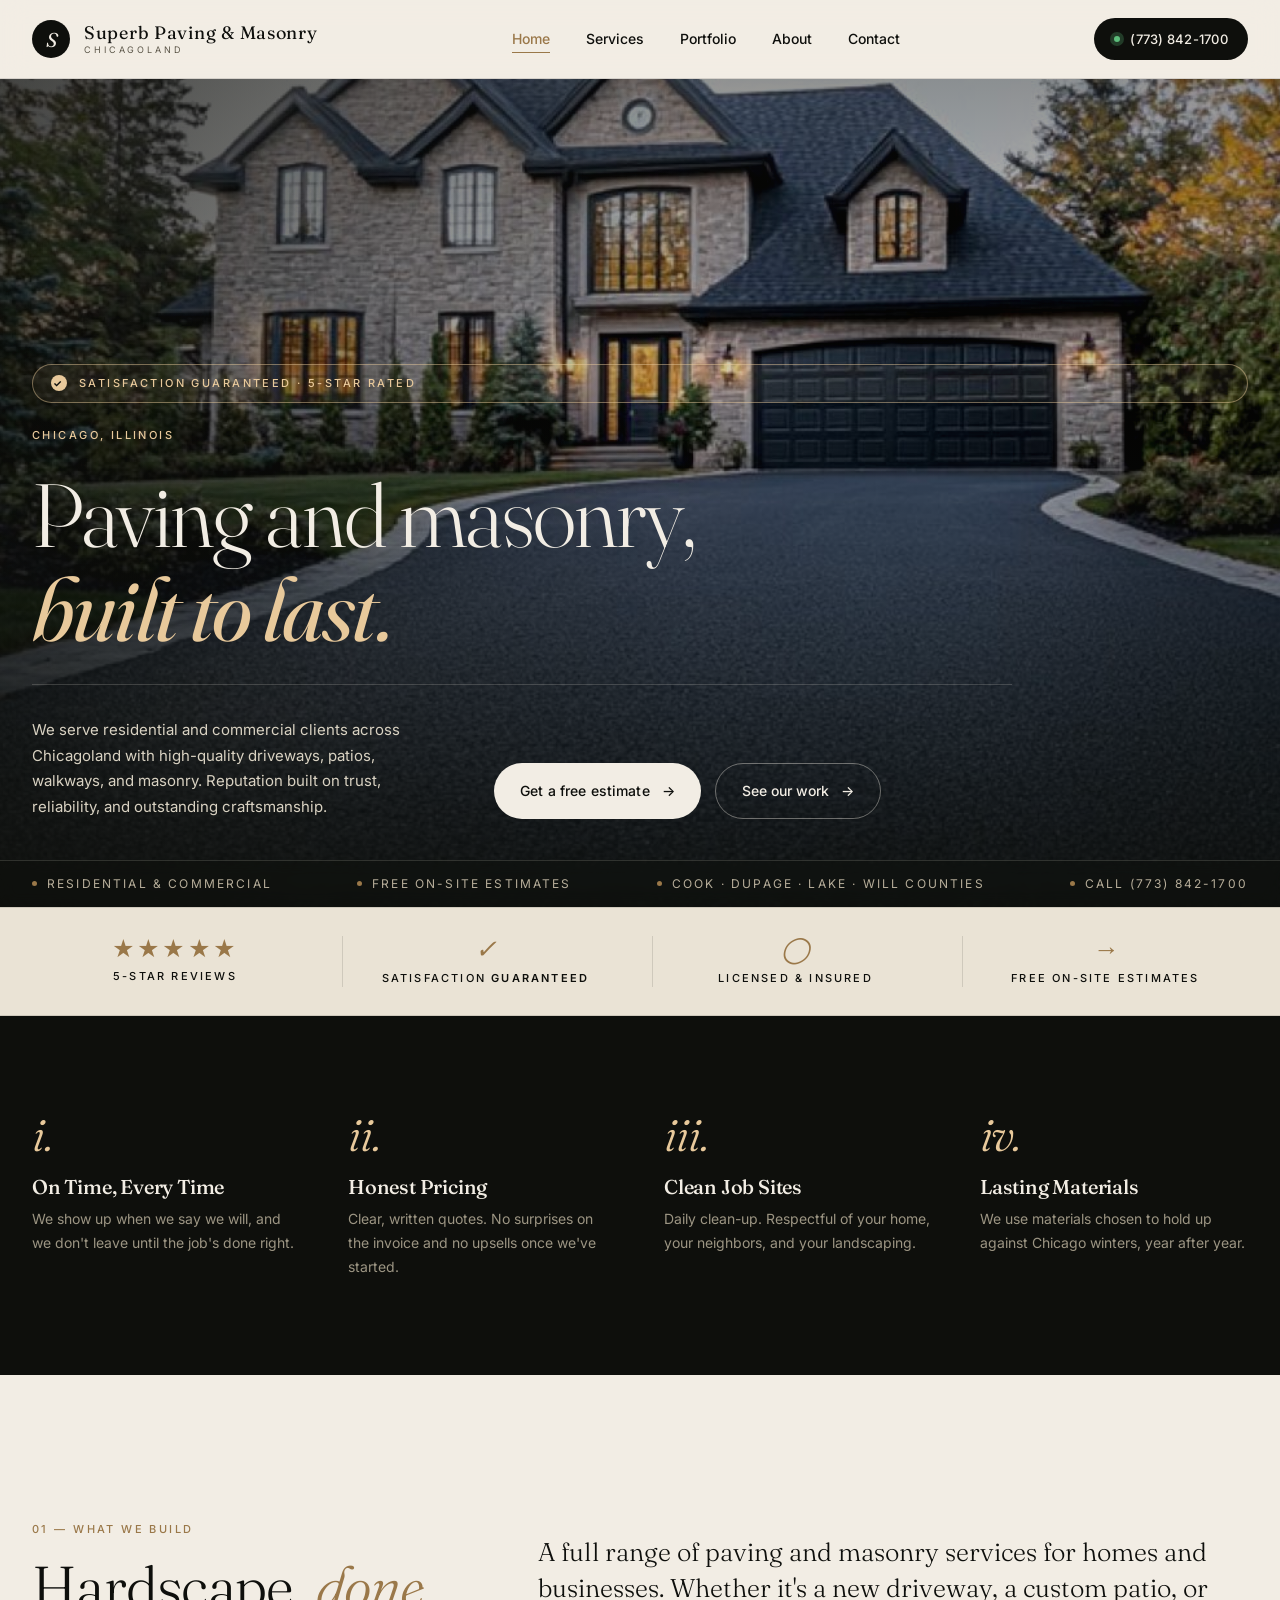
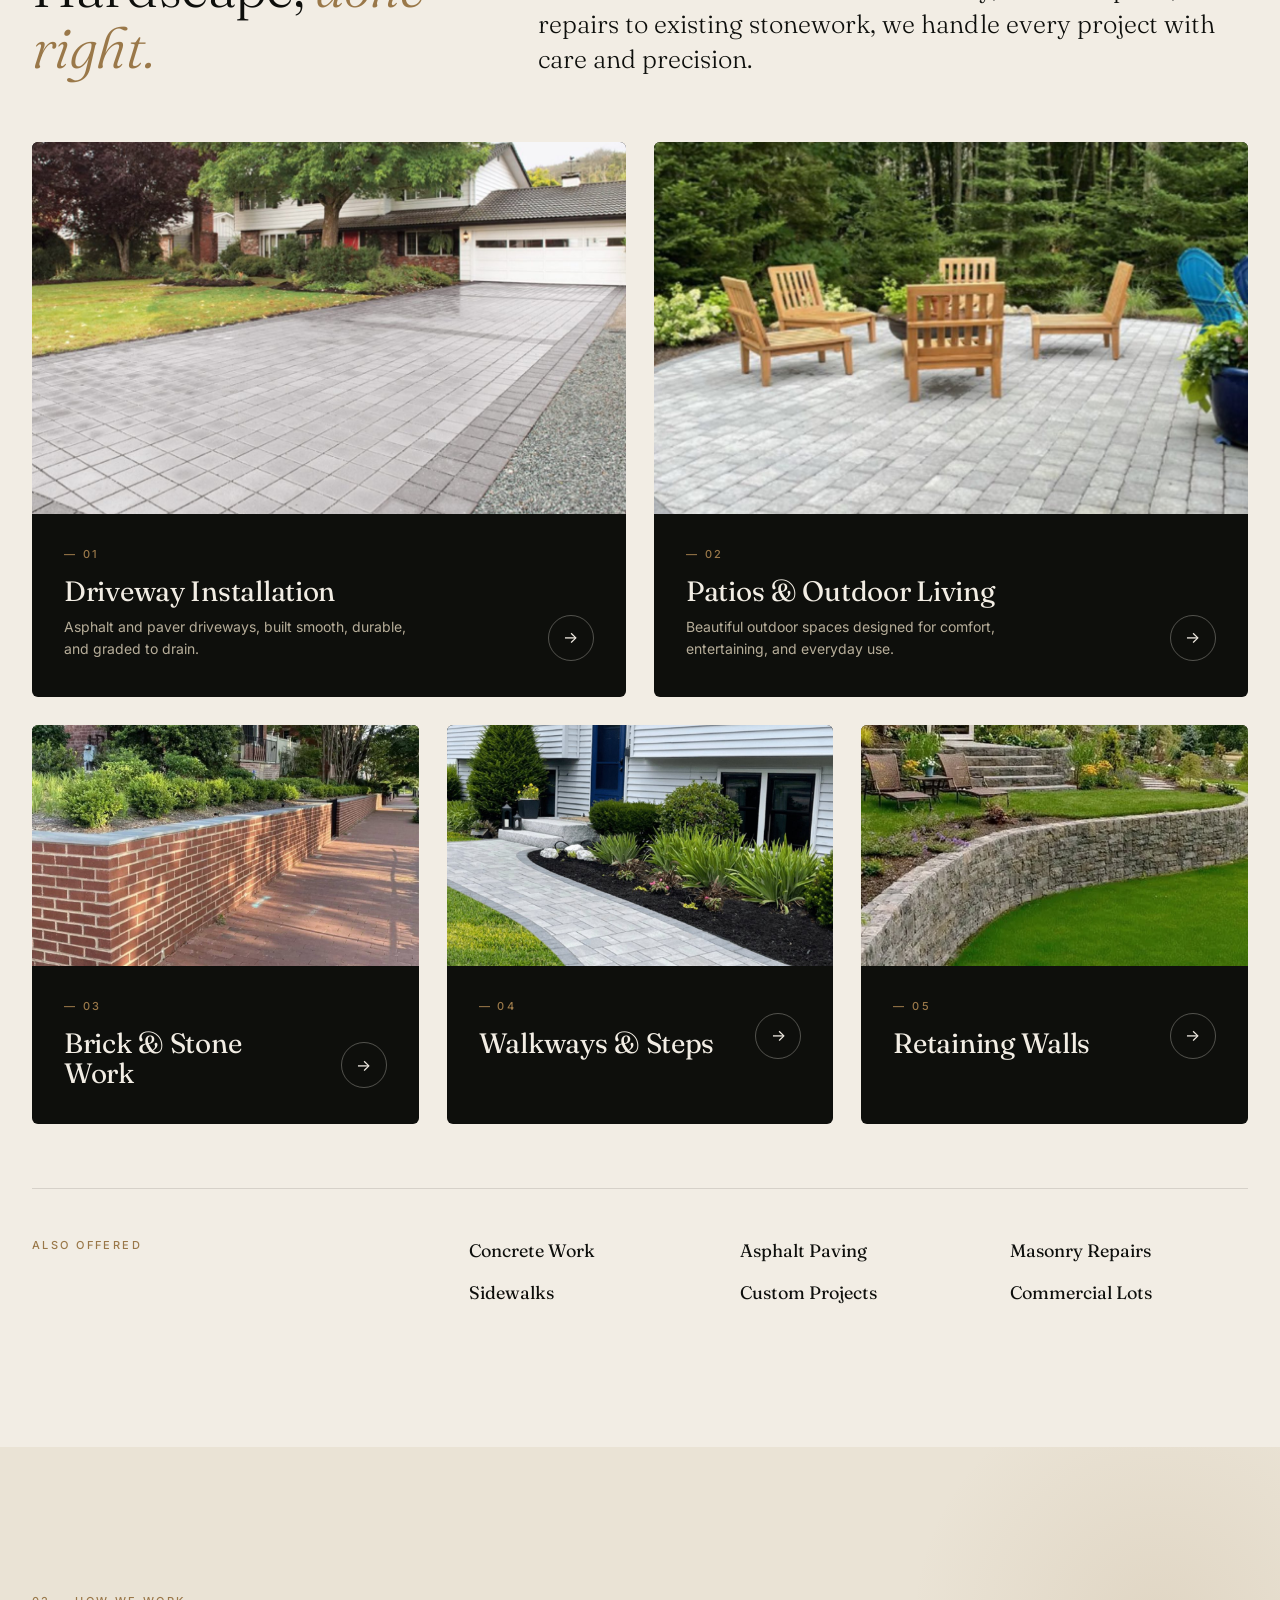
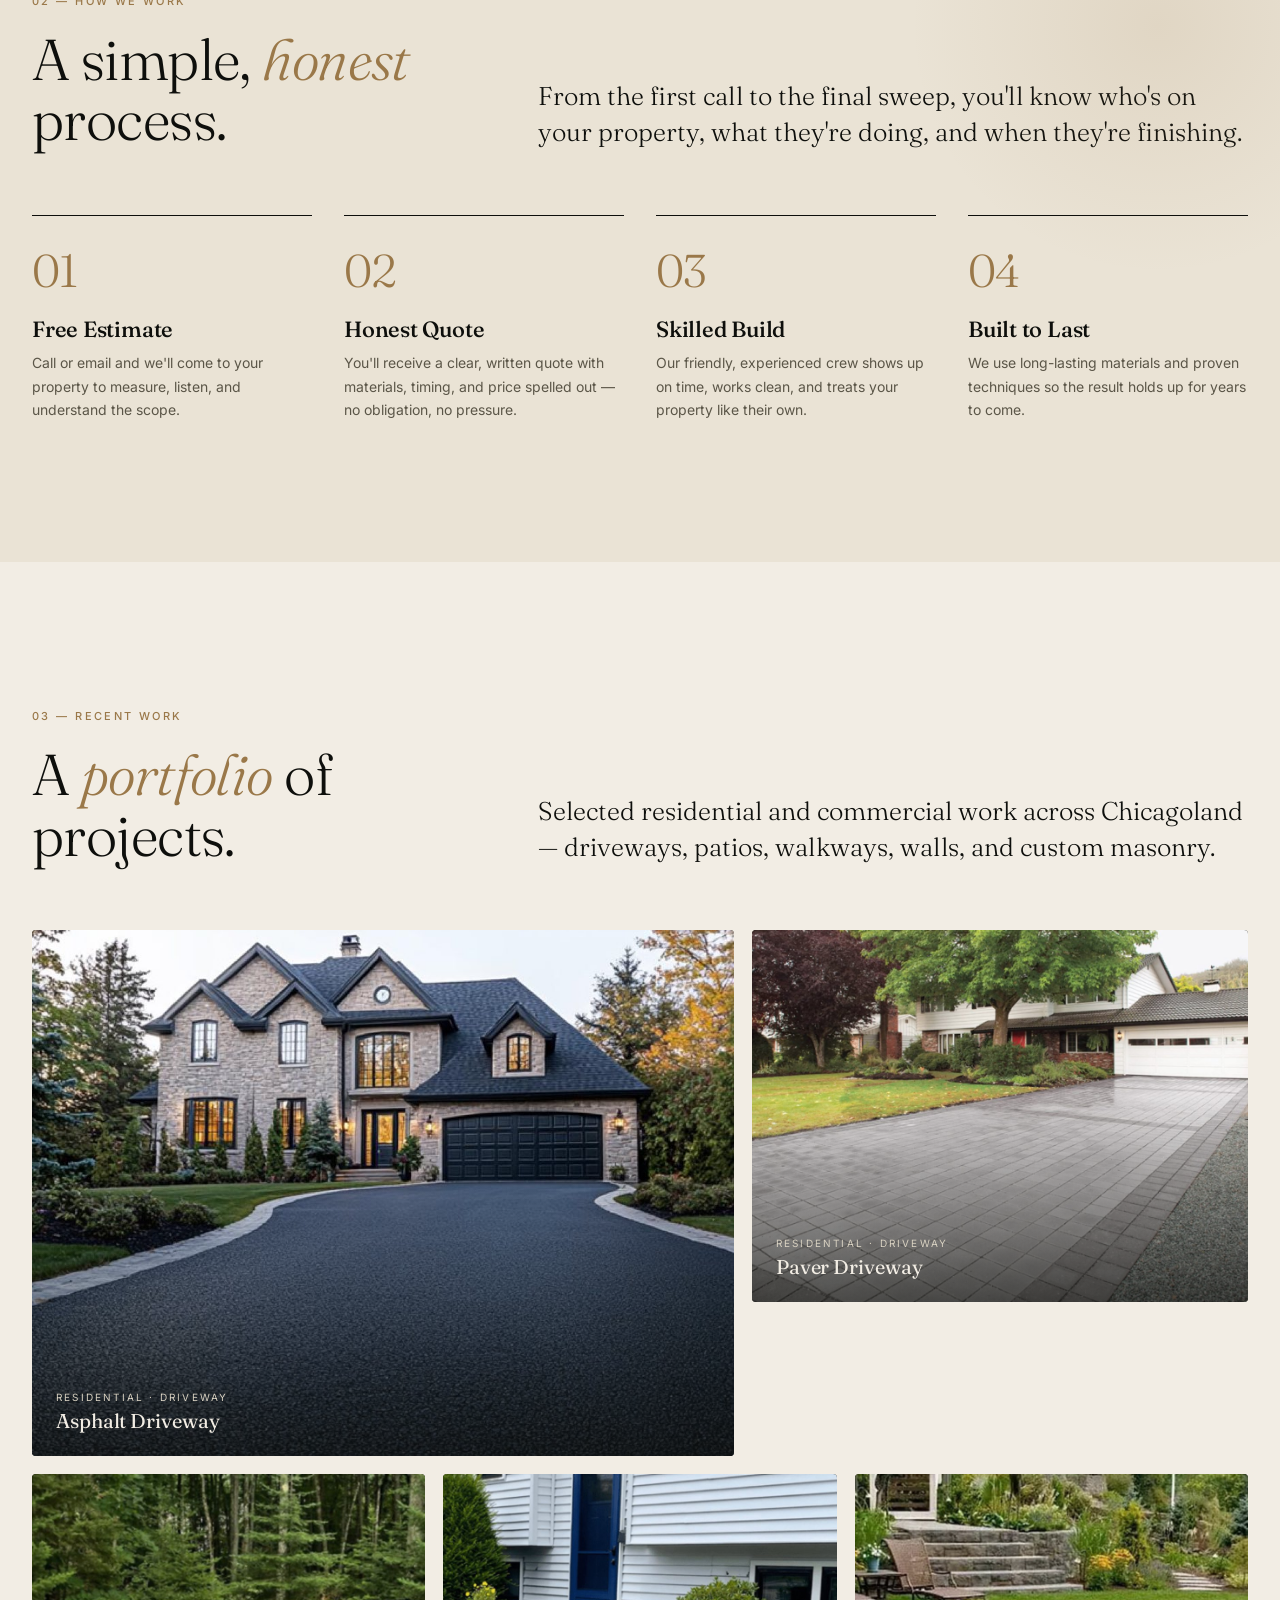
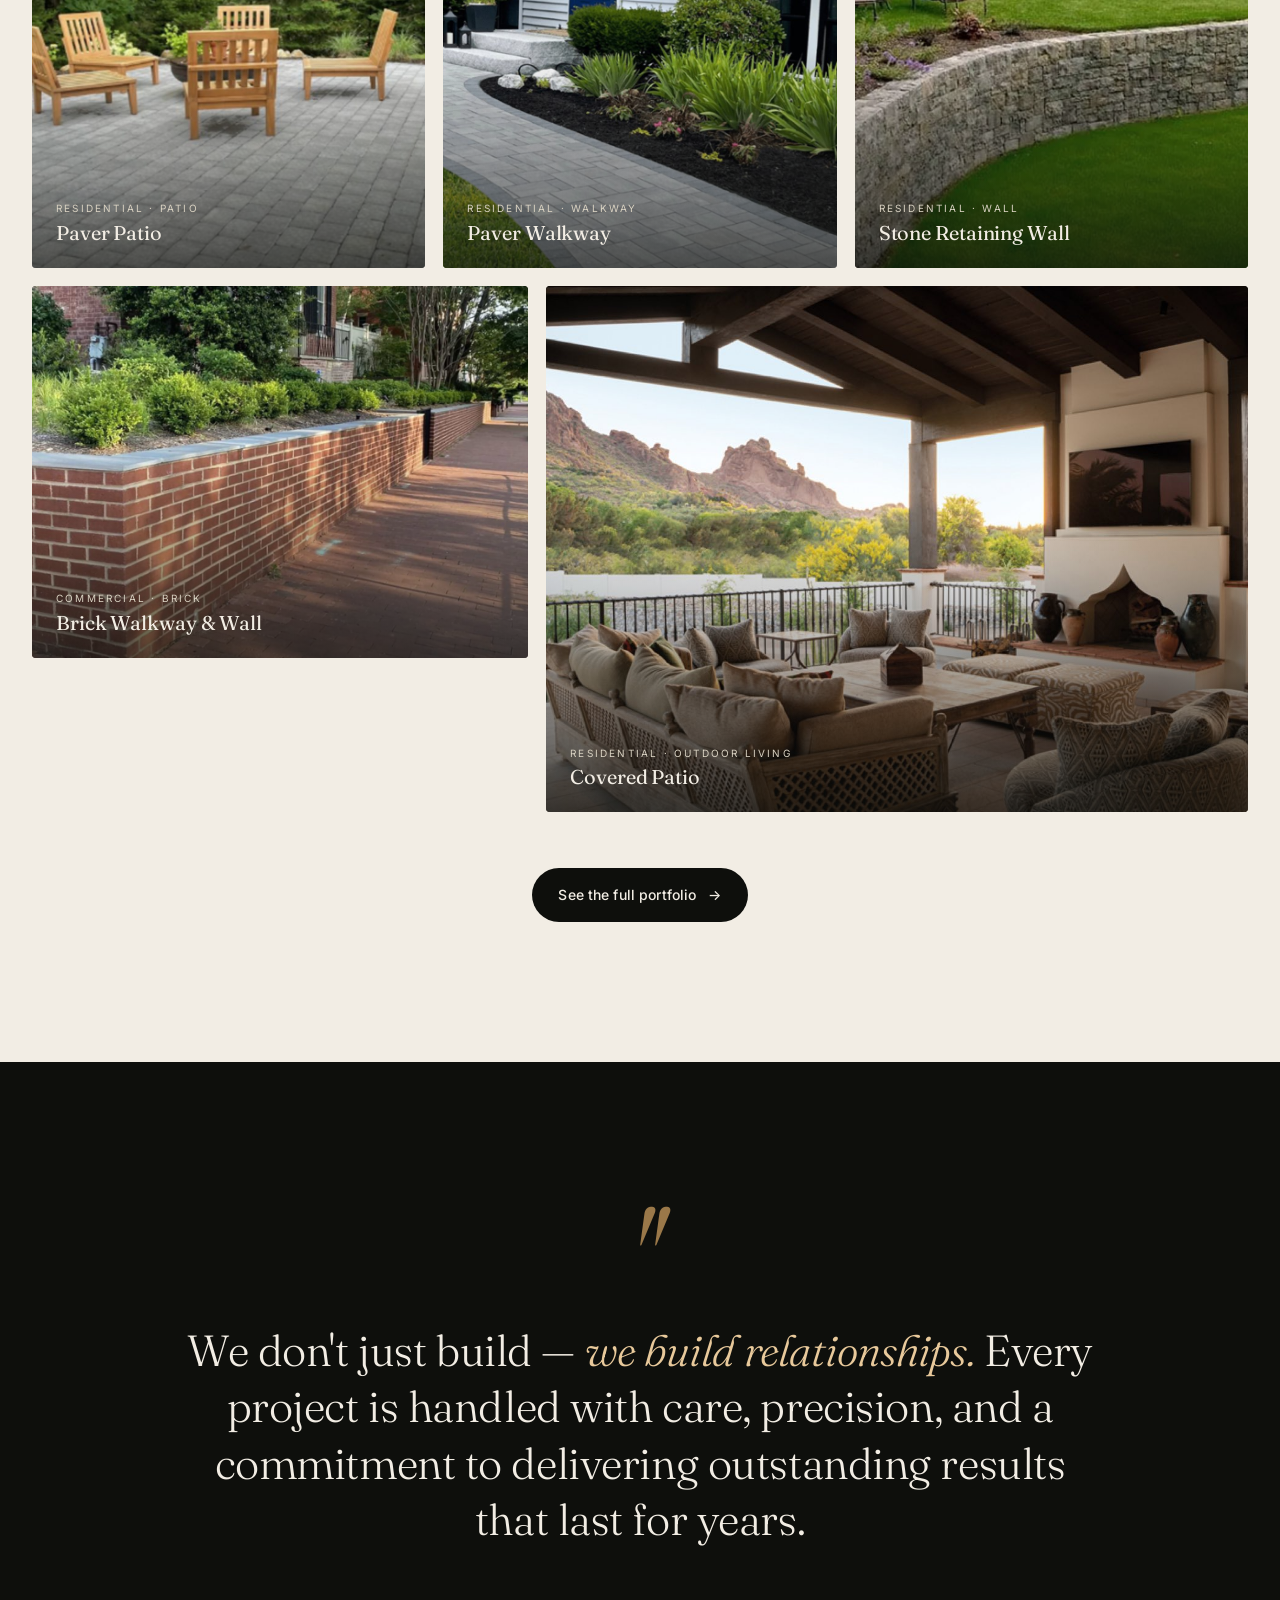
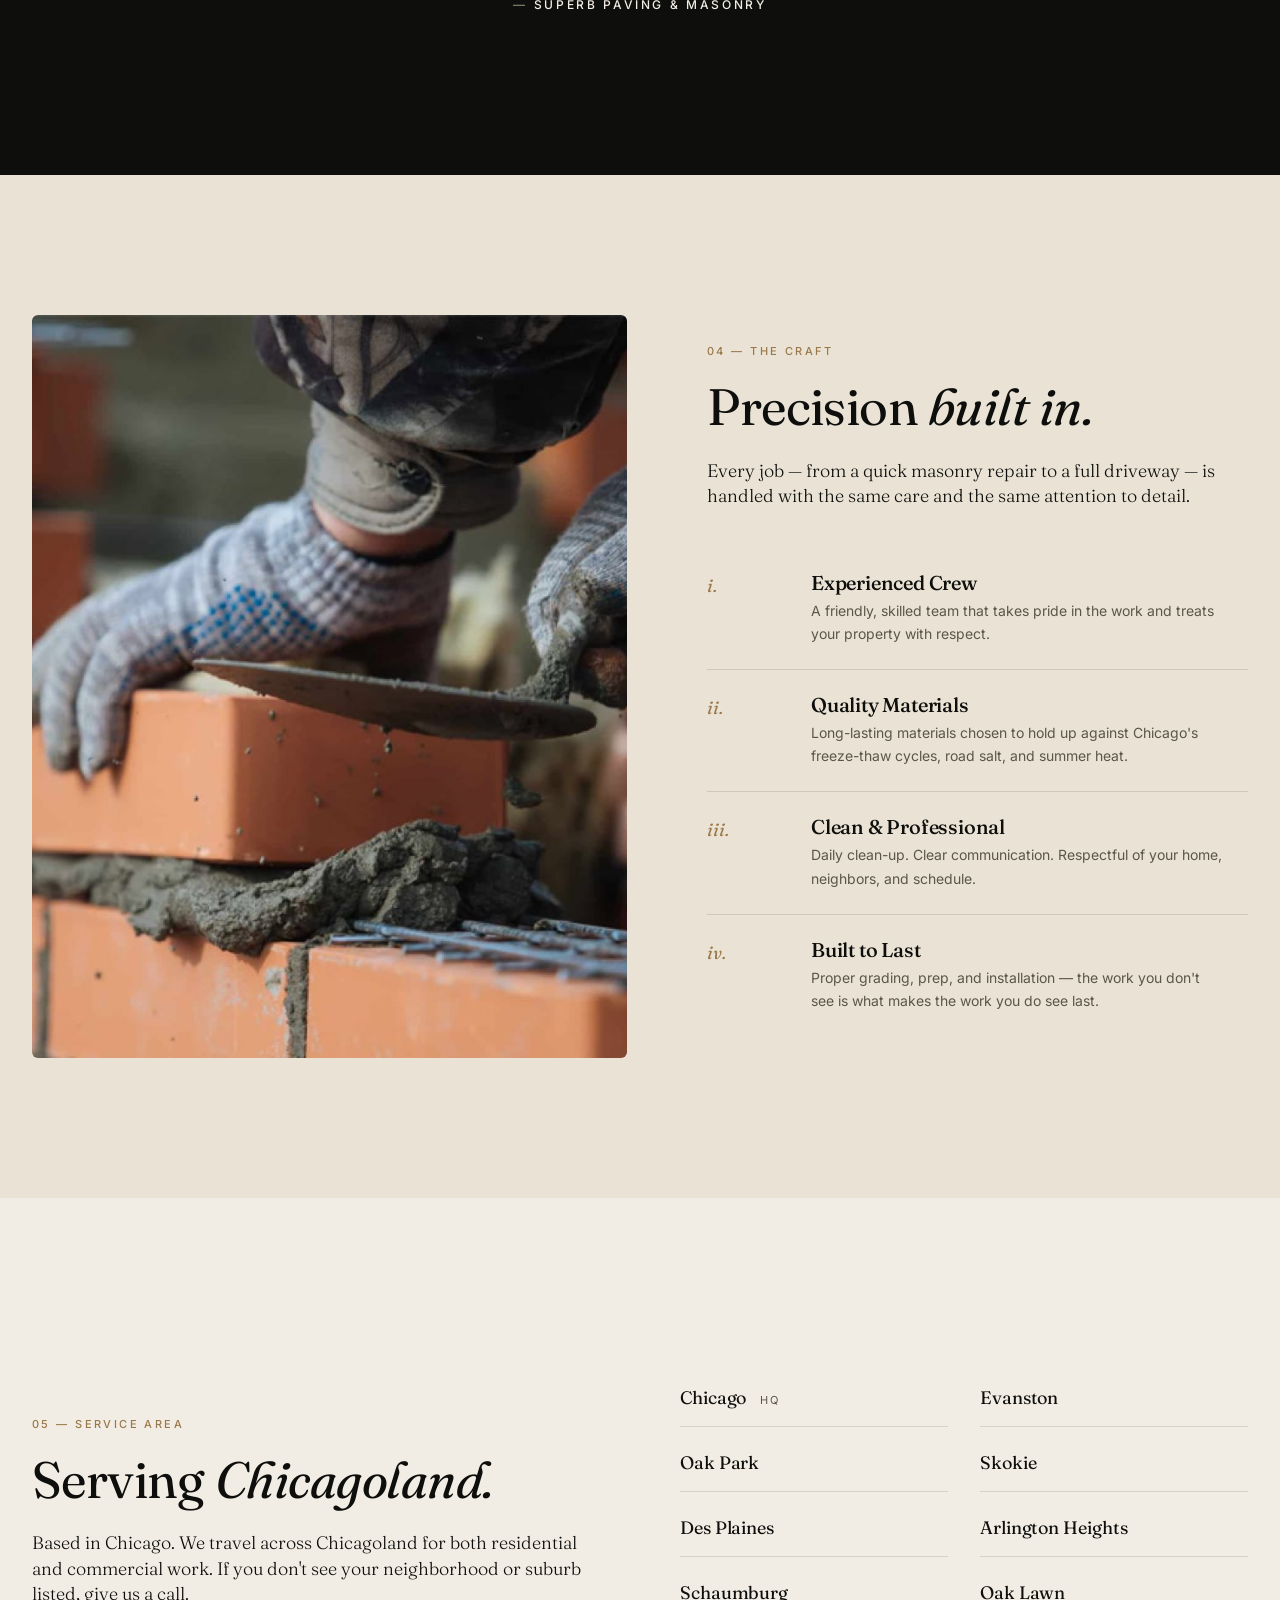
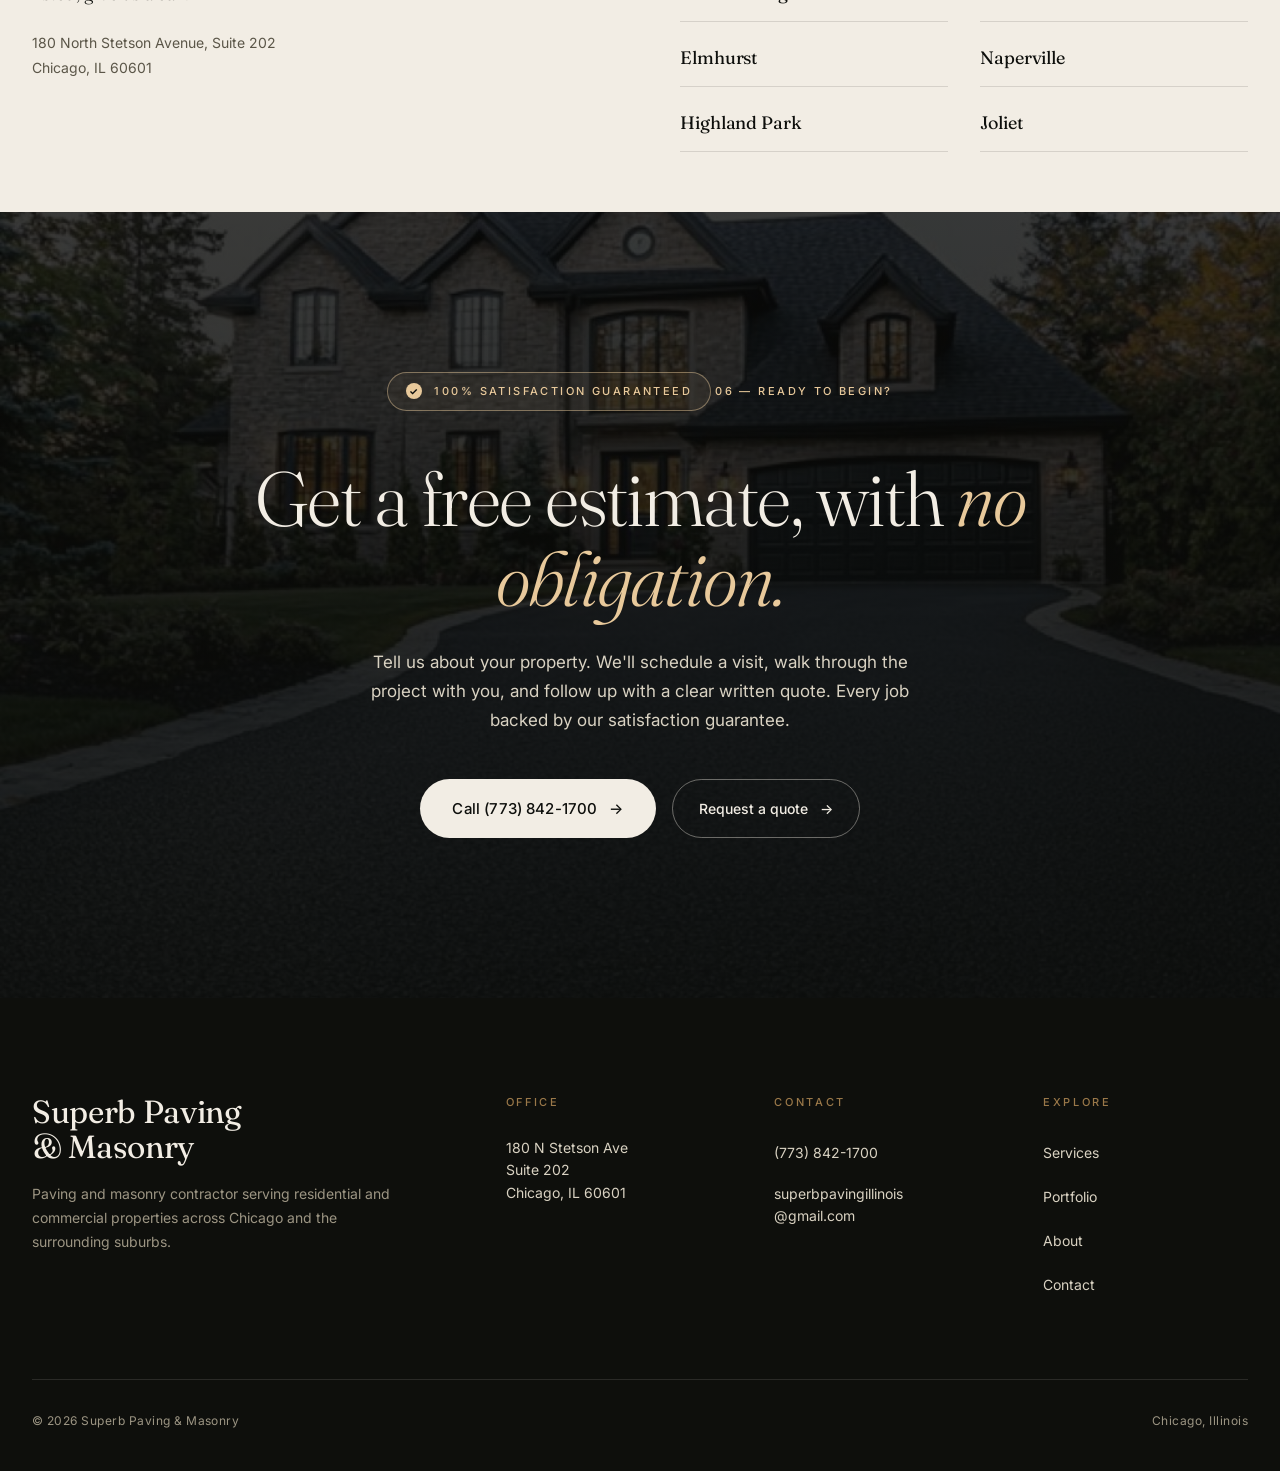
<file: index.html>
<!doctype html>
<html lang="en">
<head>
<meta charset="utf-8" />
<meta name="viewport" content="width=device-width,initial-scale=1" />
<title>Paving & Masonry Contractor in Chicago, IL | Superb Paving</title>
<meta name="description" content="Paving and masonry contractor in Chicago, Illinois. Driveways, patios, walkways, and walls for homes and businesses across Chicagoland. Call (773) 842-1700." />
<link rel="preconnect" href="https://fonts.googleapis.com">
<link rel="preconnect" href="https://fonts.gstatic.com" crossorigin>
<link href="https://fonts.googleapis.com/css2?family=Fraunces:opsz,wght@9..144,300;9..144,400;9..144,500;9..144,600;9..144,700&family=Inter:wght@300;400;500;600&display=swap" rel="stylesheet">
<link rel="stylesheet" href="styles.css">
<link rel="canonical" href="https://www.superbpavingmasonry.com/">
<meta property="og:site_name" content="Superb Paving & Masonry">
<meta property="og:locale" content="en_US">
<meta property="og:url" content="https://www.superbpavingmasonry.com/">
<meta property="og:image" content="https://www.superbpavingmasonry.com/img/home.jpg">
<meta name="twitter:card" content="summary_large_image">
<meta name="twitter:title" content="Paving & Masonry Contractor in Chicago, IL | Superb Paving">
<meta name="twitter:description" content="Paving and masonry contractor in Chicago, Illinois. Driveways, patios, walkways, and walls for homes and businesses across Chicagoland. Call (773) 842-1700.">
<meta name="twitter:image" content="https://www.superbpavingmasonry.com/img/home.jpg">
<meta name="theme-color" content="#0E0F0C">
<meta name="geo.region" content="US-IL">
<meta name="geo.placename" content="Chicago">
<meta name="geo.position" content="41.8858;-87.6216">
<meta name="ICBM" content="41.8858, -87.6216">
<link rel="icon" type="image/svg+xml" href="favicon.svg">
<link rel="apple-touch-icon" href="apple-touch-icon.png">
<script type="application/ld+json">
{
  "@context": "https://schema.org",
  "@type": "GeneralContractor",
  "@id": "https://www.superbpavingmasonry.com/#business",
  "name": "Superb Paving & Masonry",
  "alternateName": "Superb Paving and Masonry",
  "description": "Paving and masonry contractor serving residential and commercial properties across Chicago and the surrounding suburbs. Specializing in driveways, patios, walkways, brick and stone work, retaining walls, and concrete.",
  "url": "https://www.superbpavingmasonry.com/",
  "telephone": "+1-773-842-1700",
  "email": "superbpavingillinois@gmail.com",
  "image": "https://www.superbpavingmasonry.com/img/home.jpg",
  "priceRange": "$$",
  "address": {
    "@type": "PostalAddress",
    "streetAddress": "180 North Stetson Avenue, Suite 202",
    "addressLocality": "Chicago",
    "addressRegion": "IL",
    "postalCode": "60601",
    "addressCountry": "US"
  },
  "geo": {
    "@type": "GeoCoordinates",
    "latitude": 41.8858,
    "longitude": -87.6216
  },
  "areaServed": [
    {"@type":"City","name":"Chicago","containedInPlace":{"@type":"State","name":"Illinois"}},
    {"@type":"City","name":"Evanston","containedInPlace":{"@type":"State","name":"Illinois"}},
    {"@type":"City","name":"Oak Park","containedInPlace":{"@type":"State","name":"Illinois"}},
    {"@type":"City","name":"Skokie","containedInPlace":{"@type":"State","name":"Illinois"}},
    {"@type":"City","name":"Des Plaines","containedInPlace":{"@type":"State","name":"Illinois"}},
    {"@type":"City","name":"Arlington Heights","containedInPlace":{"@type":"State","name":"Illinois"}},
    {"@type":"City","name":"Schaumburg","containedInPlace":{"@type":"State","name":"Illinois"}},
    {"@type":"City","name":"Oak Lawn","containedInPlace":{"@type":"State","name":"Illinois"}},
    {"@type":"City","name":"Elmhurst","containedInPlace":{"@type":"State","name":"Illinois"}},
    {"@type":"City","name":"Naperville","containedInPlace":{"@type":"State","name":"Illinois"}},
    {"@type":"City","name":"Highland Park","containedInPlace":{"@type":"State","name":"Illinois"}},
    {"@type":"City","name":"Joliet","containedInPlace":{"@type":"State","name":"Illinois"}}
  ],
  "openingHoursSpecification": [
    {"@type":"OpeningHoursSpecification","dayOfWeek":["Monday","Tuesday","Wednesday","Thursday","Friday"],"opens":"08:00","closes":"18:00"},
    {"@type":"OpeningHoursSpecification","dayOfWeek":"Saturday","opens":"09:00","closes":"15:00","description":"By appointment"}
  ],
  "hasOfferCatalog": {
    "@type": "OfferCatalog",
    "name": "Paving & Masonry Services",
    "itemListElement": [
      {"@type":"Offer","itemOffered":{"@type":"Service","name":"Driveway Installation","description":"Asphalt and paver driveways for residential and commercial properties."}},
      {"@type":"Offer","itemOffered":{"@type":"Service","name":"Patio Construction","description":"Custom paver and stone patios, outdoor living spaces."}},
      {"@type":"Offer","itemOffered":{"@type":"Service","name":"Walkways & Steps","description":"Paver walkways, flagstone paths, stone steps."}},
      {"@type":"Offer","itemOffered":{"@type":"Service","name":"Brick & Stone Work","description":"Brick facades, natural stone, chimney repair, tuckpointing."}},
      {"@type":"Offer","itemOffered":{"@type":"Service","name":"Retaining Walls","description":"Stone and block retaining walls with proper drainage."}},
      {"@type":"Offer","itemOffered":{"@type":"Service","name":"Concrete Work","description":"Concrete driveways, sidewalks, slabs, foundations."}},
      {"@type":"Offer","itemOffered":{"@type":"Service","name":"Asphalt Paving","description":"Residential and commercial asphalt paving and repair."}},
      {"@type":"Offer","itemOffered":{"@type":"Service","name":"Masonry Repairs","description":"Repointing, restoration, chimney repair."}}
    ]
  }
}
</script>

</head>
<body>

<!-- NAV -->
<header class="nav">
  <div class="nav-inner">
    <a href="index.html" class="brand" aria-label="Home">
      <div class="brand-mark">S</div>
      <div class="brand-name">Superb Paving & Masonry
        <small>Chicagoland</small>
      </div>
    </a>
    <nav>
      <ul class="nav-links">
        <li><a href="index.html" aria-current="page">Home</a></li>
        <li><a href="services.html">Services</a></li>
        <li><a href="portfolio.html">Portfolio</a></li>
        <li><a href="about.html">About</a></li>
        <li><a href="contact.html">Contact</a></li>
      </ul>
    </nav>
    <a href="tel:7738421700" class="nav-cta">
      <span class="dot"></span> <span>(773) 842-1700</span>
    </a>
    <button class="nav-toggle" aria-label="Open menu"><span></span></button>
  </div>
</header>

<!-- HERO -->
<section class="hero">
  <div class="hero-img" style="background-image:url('img/home.jpg')"></div>
  <div class="hero-grad"></div>
  <div class="hero-inner">
    <div class="guarantee-callout"><span class="check">✓</span> Satisfaction Guaranteed · 5-Star Rated</div>
    <span class="eyebrow" style="color:#E8C99B">Chicago, Illinois</span>
    <h1>Paving and masonry, <em>built to last.</em></h1>
    <div class="hero-meta">
      <p>We serve residential and commercial clients across Chicagoland with high-quality driveways, patios, walkways, and masonry. Reputation built on trust, reliability, and outstanding craftsmanship.</p>
      <div class="hero-actions">
        <a href="contact.html" class="btn-primary">Get a free estimate <span class="arrow">→</span></a>
        <a href="portfolio.html" class="btn-ghost">See our work <span class="arrow">→</span></a>
      </div>
    </div>
  </div>
  <div class="hero-ticker">
    <div class="ticker-inner">
      <span>Residential & Commercial</span>
      <span>Free On-Site Estimates</span>
      <span>Cook · DuPage · Lake · Will Counties</span>
      <span>Call (773) 842-1700</span>
    </div>
  </div>
</section>

<!-- TRUST STRIP -->
<section class="trust-strip">
  <div class="container">
    <div class="trust-row">
      <div class="trust-item">
        <div class="trust-stars" aria-label="5 star rated">★★★★★</div>
        <div class="trust-label">5-Star Reviews</div>
      </div>
      <div class="trust-item">
        <div class="trust-mark">✓</div>
        <div class="trust-label">Satisfaction <strong>Guaranteed</strong></div>
      </div>
      <div class="trust-item">
        <div class="trust-mark">◯</div>
        <div class="trust-label">Licensed &amp; Insured</div>
      </div>
      <div class="trust-item">
        <div class="trust-mark">→</div>
        <div class="trust-label">Free On-Site Estimates</div>
      </div>
    </div>
  </div>
</section>



<!-- VALUES -->
<section class="values">
  <div class="container">
    <div class="values-grid">
      <div class="val reveal"><div class="glyph">i.</div><h4>On Time, Every Time</h4><p>We show up when we say we will, and we don't leave until the job's done right.</p></div>
      <div class="val reveal"><div class="glyph">ii.</div><h4>Honest Pricing</h4><p>Clear, written quotes. No surprises on the invoice and no upsells once we've started.</p></div>
      <div class="val reveal"><div class="glyph">iii.</div><h4>Clean Job Sites</h4><p>Daily clean-up. Respectful of your home, your neighbors, and your landscaping.</p></div>
      <div class="val reveal"><div class="glyph">iv.</div><h4>Lasting Materials</h4><p>We use materials chosen to hold up against Chicago winters, year after year.</p></div>
    </div>
  </div>
</section>

<!-- SERVICES PREVIEW -->
<section id="services" class="section">
  <div class="container">
    <div class="section-head">
      <div>
        <span class="eyebrow">01 — What we build</span>
        <h2 style="margin-top:18px">Hardscape, <em>done right.</em></h2>
      </div>
      <p class="lede">A full range of paving and masonry services for homes and businesses. Whether it's a new driveway, a custom patio, or repairs to existing stonework, we handle every project with care and precision.</p>
    </div>

    <div class="service-grid">
      <a class="svc reveal" href="services.html#driveways">
        <div class="svc-img"><img src="img/serv_0009.jpg" alt="Paver driveway"></div>
        <div class="svc-body">
          <div>
            <span class="num">— 01</span>
            <h3>Driveway Installation</h3>
            <p>Asphalt and paver driveways, built smooth, durable, and graded to drain.</p>
          </div>
          <div class="svc-arrow">→</div>
        </div>
      </a>
      <a class="svc reveal" href="services.html#patios">
        <div class="svc-img"><img src="img/serv_0008.jpg" alt="Paver patio"></div>
        <div class="svc-body">
          <div>
            <span class="num">— 02</span>
            <h3>Patios & Outdoor Living</h3>
            <p>Beautiful outdoor spaces designed for comfort, entertaining, and everyday use.</p>
          </div>
          <div class="svc-arrow">→</div>
        </div>
      </a>
      <a class="svc reveal" href="services.html#masonry">
        <div class="svc-img"><img src="img/serv_0006.jpg" alt="Brick and stone work"></div>
        <div class="svc-body">
          <div><span class="num">— 03</span><h3>Brick & Stone Work</h3></div>
          <div class="svc-arrow">→</div>
        </div>
      </a>
      <a class="svc reveal" href="services.html#walkways">
        <div class="svc-img"><img src="img/serv_0007.jpg" alt="Paver walkway"></div>
        <div class="svc-body">
          <div><span class="num">— 04</span><h3>Walkways & Steps</h3></div>
          <div class="svc-arrow">→</div>
        </div>
      </a>
      <a class="svc reveal" href="services.html#walls">
        <div class="svc-img"><img src="img/serv_0004.jpg" alt="Stone retaining wall"></div>
        <div class="svc-body">
          <div><span class="num">— 05</span><h3>Retaining Walls</h3></div>
          <div class="svc-arrow">→</div>
        </div>
      </a>
    </div>

    <div style="margin-top:64px;padding-top:48px;border-top:1px solid var(--rule);display:grid;grid-template-columns:1fr 2fr;gap:48px">
      <p class="eyebrow">Also offered</p>
      <div style="display:grid;grid-template-columns:repeat(3,1fr);gap:14px 32px;font-family:var(--serif);font-size:18px">
        <span>Concrete Work</span>
        <span>Asphalt Paving</span>
        <span>Masonry Repairs</span>
        <span>Sidewalks</span>
        <span>Custom Projects</span>
        <span>Commercial Lots</span>
      </div>
    </div>
  </div>
</section>

<!-- PROCESS -->
<section id="process" class="section process">
  <div class="container">
    <div class="section-head">
      <div>
        <span class="eyebrow">02 — How we work</span>
        <h2 style="margin-top:18px">A simple, <em>honest</em> process.</h2>
      </div>
      <p class="lede">From the first call to the final sweep, you'll know who's on your property, what they're doing, and when they're finishing.</p>
    </div>
    <div class="process-grid">
      <div class="step reveal"><div class="n">01</div><h4>Free Estimate</h4><p>Call or email and we'll come to your property to measure, listen, and understand the scope.</p></div>
      <div class="step reveal"><div class="n">02</div><h4>Honest Quote</h4><p>You'll receive a clear, written quote with materials, timing, and price spelled out — no obligation, no pressure.</p></div>
      <div class="step reveal"><div class="n">03</div><h4>Skilled Build</h4><p>Our friendly, experienced crew shows up on time, works clean, and treats your property like their own.</p></div>
      <div class="step reveal"><div class="n">04</div><h4>Built to Last</h4><p>We use long-lasting materials and proven techniques so the result holds up for years to come.</p></div>
    </div>
  </div>
</section>

<!-- PORTFOLIO PREVIEW -->
<section id="work" class="section">
  <div class="container">
    <div class="section-head">
      <div>
        <span class="eyebrow">03 — Recent work</span>
        <h2 style="margin-top:18px">A <em>portfolio</em> of projects.</h2>
      </div>
      <p class="lede">Selected residential and commercial work across Chicagoland — driveways, patios, walkways, walls, and custom masonry.</p>
    </div>
    <div class="pf-grid">
      <a href="portfolio.html" class="pf-item pf-1 reveal"><img src="img/home.jpg" alt="Asphalt driveway"><div class="cap"><div class="s">Residential · Driveway</div><div class="t">Asphalt Driveway</div></div></a>
      <a href="portfolio.html" class="pf-item pf-2 reveal"><img src="img/serv_0009.jpg" alt="Paver driveway"><div class="cap"><div class="s">Residential · Driveway</div><div class="t">Paver Driveway</div></div></a>
      <a href="portfolio.html" class="pf-item pf-3 reveal"><img src="img/serv_0008.jpg" alt="Paver patio"><div class="cap"><div class="s">Residential · Patio</div><div class="t">Paver Patio</div></div></a>
      <a href="portfolio.html" class="pf-item pf-4 reveal"><img src="img/serv_0007.jpg" alt="Paver walkway"><div class="cap"><div class="s">Residential · Walkway</div><div class="t">Paver Walkway</div></div></a>
      <a href="portfolio.html" class="pf-item pf-5 reveal"><img src="img/serv_0004.jpg" alt="Stone retaining wall"><div class="cap"><div class="s">Residential · Wall</div><div class="t">Stone Retaining Wall</div></div></a>
      <a href="portfolio.html" class="pf-item pf-6 reveal"><img src="img/serv_0006.jpg" alt="Brick walkway and wall"><div class="cap"><div class="s">Commercial · Brick</div><div class="t">Brick Walkway & Wall</div></div></a>
      <a href="portfolio.html" class="pf-item pf-7 reveal"><img src="img/serv_0002.jpg" alt="Covered patio"><div class="cap"><div class="s">Residential · Outdoor Living</div><div class="t">Covered Patio</div></div></a>
    </div>
    <div style="text-align:center;margin-top:56px">
      <a href="portfolio.html" class="btn-dark">See the full portfolio <span class="arrow">→</span></a>
    </div>
  </div>
</section>

<!-- PROMISE -->
<section class="promise">
  <div class="promise-inner reveal">
    <div class="promise-mark">"</div>
    <q>We don't just build — <em>we build relationships.</em> Every project is handled with care, precision, and a commitment to delivering outstanding results that last for years.</q>
    <div class="promise-cite">— <strong>Superb Paving & Masonry</strong></div>
  </div>
</section>

<!-- CRAFT -->
<section class="section craft">
  <div class="container">
    <div class="craft-grid">
      <img src="img/serv_0003.jpg" alt="Brick laying — craft close-up">
      <div class="reveal">
        <span class="eyebrow">04 — The craft</span>
        <h2 style="margin-top:18px;font-size:clamp(36px,4vw,56px)">Precision <em>built in.</em></h2>
        <p class="lede" style="margin-top:24px;font-size:18px">Every job — from a quick masonry repair to a full driveway — is handled with the same care and the same attention to detail.</p>
        <ul class="craft-list" style="margin-top:40px">
          <li><div class="lbl">i.</div><div><h4>Experienced Crew</h4><p>A friendly, skilled team that takes pride in the work and treats your property with respect.</p></div></li>
          <li><div class="lbl">ii.</div><div><h4>Quality Materials</h4><p>Long-lasting materials chosen to hold up against Chicago's freeze-thaw cycles, road salt, and summer heat.</p></div></li>
          <li><div class="lbl">iii.</div><div><h4>Clean & Professional</h4><p>Daily clean-up. Clear communication. Respectful of your home, neighbors, and schedule.</p></div></li>
          <li><div class="lbl">iv.</div><div><h4>Built to Last</h4><p>Proper grading, prep, and installation — the work you don't see is what makes the work you do see last.</p></div></li>
        </ul>
      </div>
    </div>
  </div>
</section>

<!-- AREA -->
<section id="area" class="section area">
  <div class="container">
    <div class="area-grid">
      <div class="reveal">
        <span class="eyebrow">05 — Service area</span>
        <h2 style="margin-top:18px;font-size:clamp(36px,4vw,56px)">Serving <em>Chicagoland.</em></h2>
        <p class="lede" style="margin-top:24px;font-size:18px">Based in Chicago. We travel across Chicagoland for both residential and commercial work. If you don't see your neighborhood or suburb listed, give us a call.</p>
        <p style="margin-top:24px;font-size:14px;color:var(--muted);line-height:1.8">180 North Stetson Avenue, Suite 202<br>Chicago, IL 60601</p>
      </div>
      <div class="reveal">
        <div class="area-list">
          <span>Chicago <small>HQ</small></span>
          <span>Evanston</span>
          <span>Oak Park</span>
          <span>Skokie</span>
          <span>Des Plaines</span>
          <span>Arlington Heights</span>
          <span>Schaumburg</span>
          <span>Oak Lawn</span>
          <span>Elmhurst</span>
          <span>Naperville</span>
          <span>Highland Park</span>
          <span>Joliet</span>
        </div>
      </div>
    </div>
  </div>
</section>

<!-- CTA -->
<section id="contact" class="cta" style="--bg:url('img/home.jpg')">
  <div class="cta-inner">
    <div class="guarantee-callout"><span class="check">✓</span> 100% Satisfaction Guaranteed</div>
    <span class="eyebrow" style="color:#E8C99B">06 — Ready to begin?</span>
    <h2>Get a free estimate, with <em>no obligation.</em></h2>
    <p>Tell us about your property. We'll schedule a visit, walk through the project with you, and follow up with a clear written quote. Every job backed by our satisfaction guarantee.</p>
    <div style="display:flex;gap:16px;justify-content:center;flex-wrap:wrap">
      <a href="tel:7738421700" class="btn-primary">Call (773) 842-1700 <span class="arrow">→</span></a>
      <a href="contact.html" class="btn-ghost">Request a quote <span class="arrow">→</span></a>
    </div>
  </div>
</section>

<!-- FOOTER -->
<footer>
  <div class="container">
    <div class="ft-grid">
      <div class="ft-brand">
        <h3>Superb Paving<br>& Masonry</h3>
        <p>Paving and masonry contractor serving residential and commercial properties across Chicago and the surrounding suburbs.</p>
      </div>
      <div class="ft-col">
        <h5>Office</h5>
        <p>180 N Stetson Ave<br>Suite 202<br>Chicago, IL 60601</p>
      </div>
      <div class="ft-col">
        <h5>Contact</h5>
        <a href="tel:7738421700">(773) 842-1700</a>
        <a href="mailto:superbpavingillinois@gmail.com">superbpavingillinois<br>@gmail.com</a>
      </div>
      <div class="ft-col">
        <h5>Explore</h5>
        <a href="services.html">Services</a>
        <a href="portfolio.html">Portfolio</a>
        <a href="about.html">About</a>
        <a href="contact.html">Contact</a>
      </div>
    </div>
    <div class="ft-bottom">
      <div>© 2026 Superb Paving & Masonry</div>
      <div>Chicago, Illinois</div>
    </div>
  </div>
</footer>

<style>
  /* hero-img inline bg, then apply via CSS variable through inline style. */
</style>
<script>
  // hero background image fallback (CSS doesn't read inline url() everywhere)
  (function(){
    document.querySelectorAll('.cta[style*="--bg"]').forEach(el => {
      const bg = getComputedStyle(el).getPropertyValue('--bg');
      if (bg) el.style.setProperty('--bg-resolved', bg);
    });
  })();
  // Set CTA background image
  document.querySelectorAll('.cta').forEach(el => {
    const bg = el.getAttribute('style') && el.getAttribute('style').match(/--bg:\s*url\(['"]?([^'")]+)['"]?\)/);
    if (bg && bg[1]) {
      el.style.setProperty('--ctaBg', `url(${bg[1]})`);
      const before = document.createElement('style');
      before.textContent = `.cta::before{background-image:${`url(${bg[1]})`}}`;
      document.head.appendChild(before);
    }
  });
  // Reveal on scroll
  // Mark JS as loaded so progressive-enhancement reveal kicks in
  document.documentElement.classList.add('js-loaded');
  // Reveal-on-scroll with generous rootMargin so it fires before the element enters viewport
  const io = new IntersectionObserver((entries) => {
    entries.forEach(e => { if (e.isIntersecting) { e.target.classList.add('in'); io.unobserve(e.target); } });
  }, { threshold: 0, rootMargin: '0px 0px -10% 0px' });
  document.querySelectorAll('.reveal').forEach(el => io.observe(el));
  // Fail-safe: if anything is still hidden 1.5s after load, force it visible
  window.addEventListener('load', () => {
    setTimeout(() => {
      document.querySelectorAll('.reveal:not(.in)').forEach(el => el.classList.add('in'));
    }, 1500);
  });
</script>
</body>
</html>
</file>
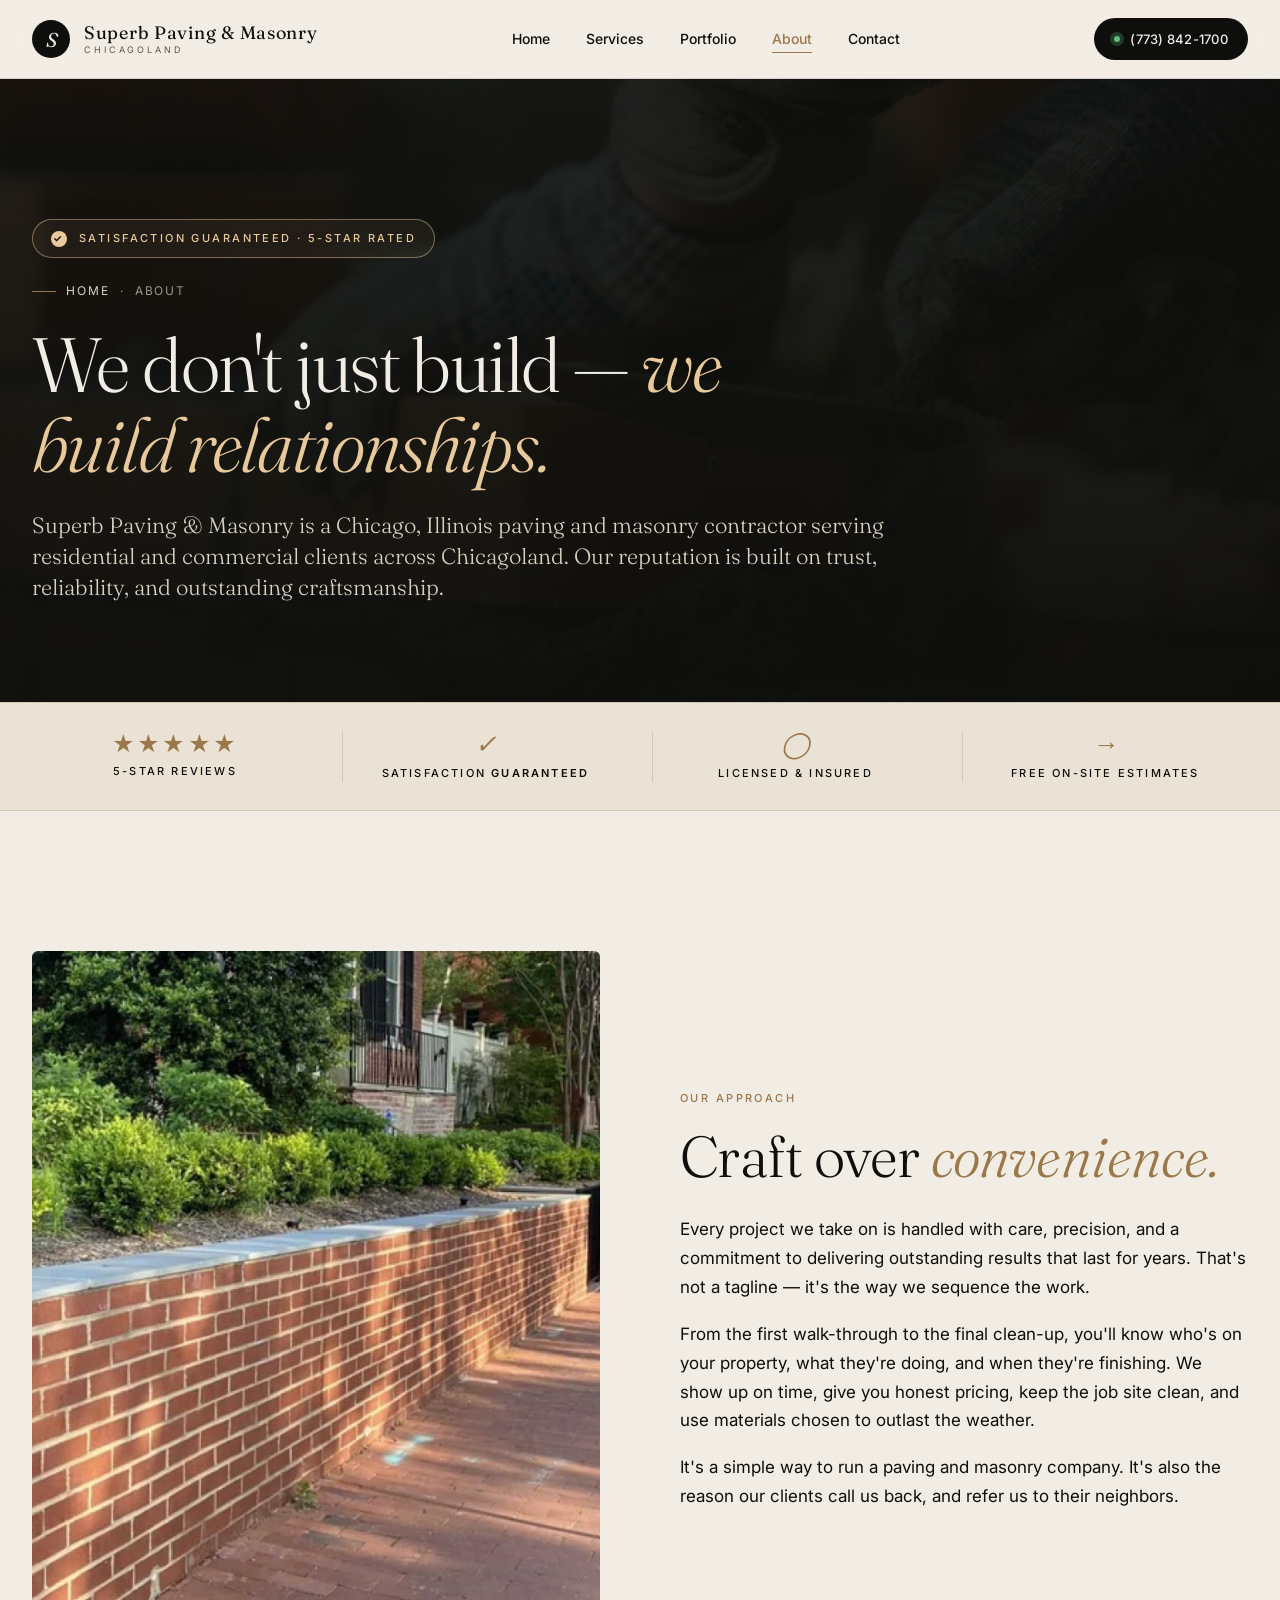
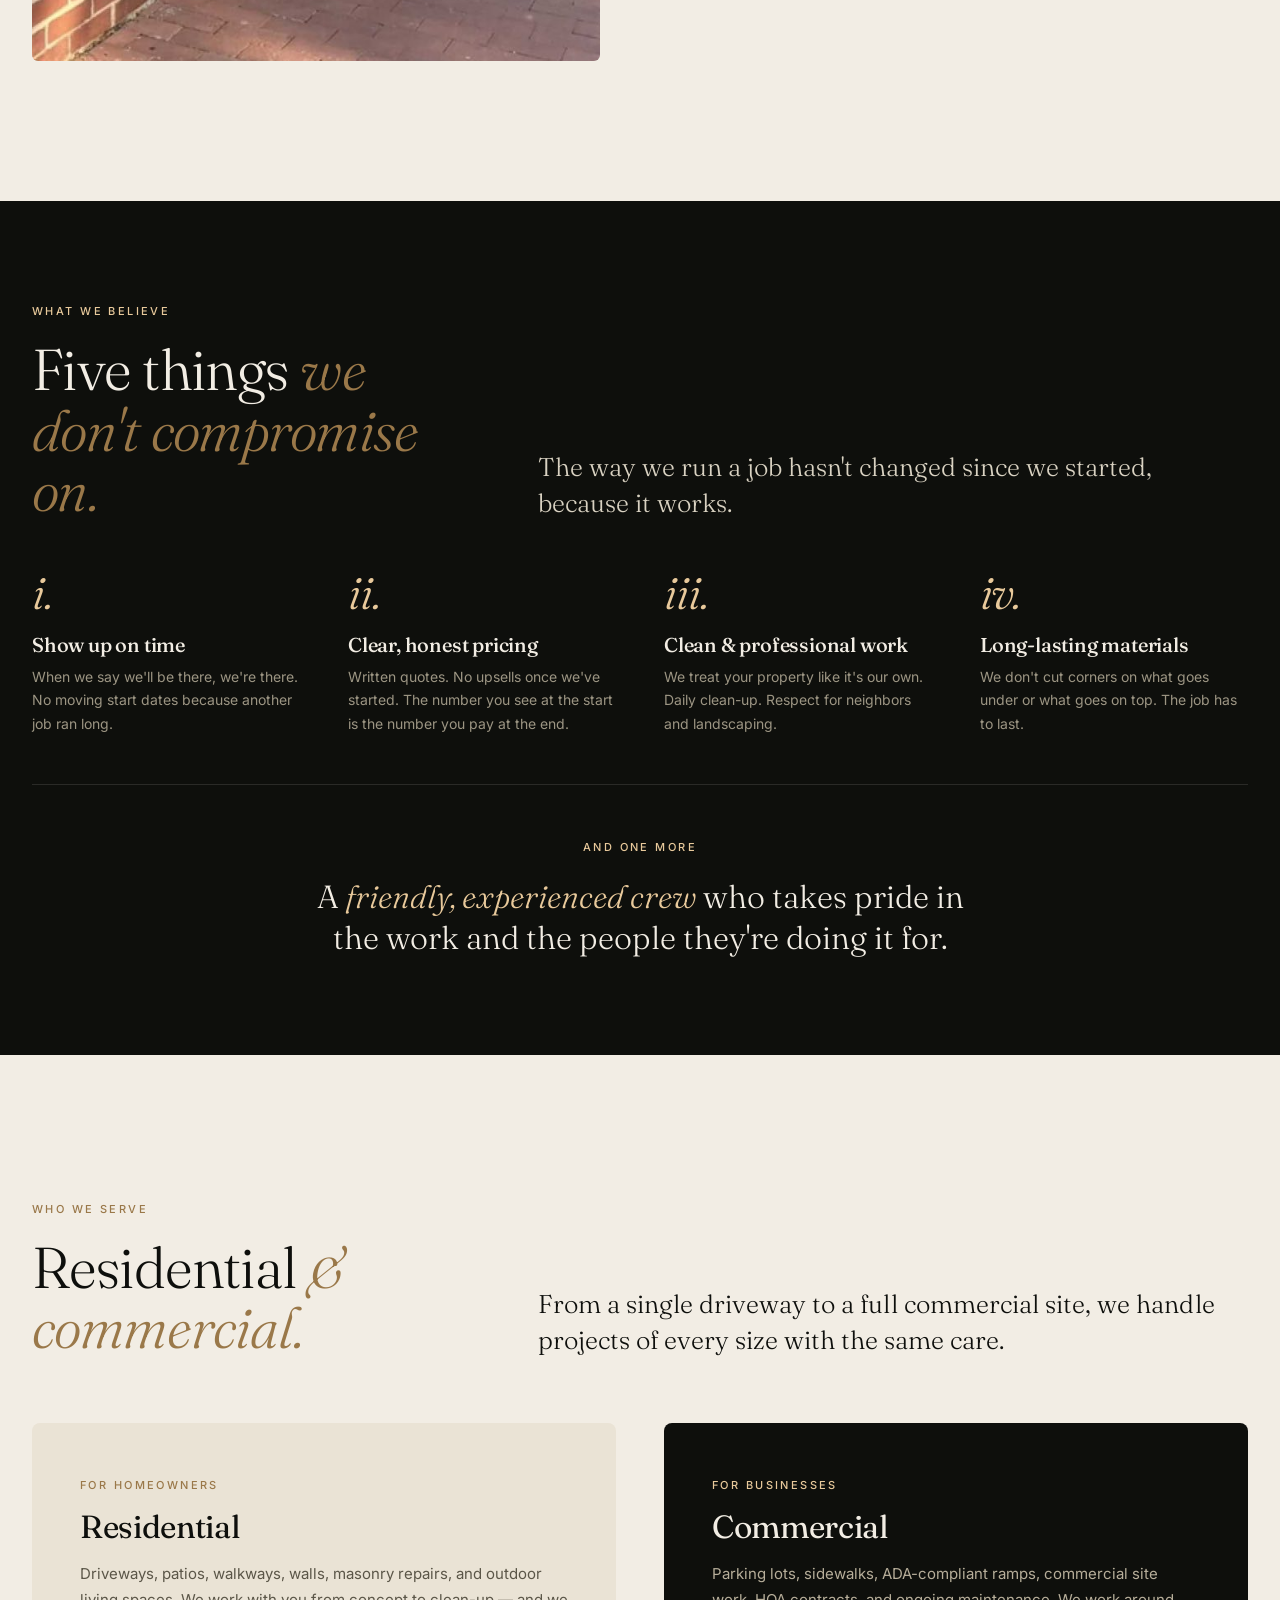
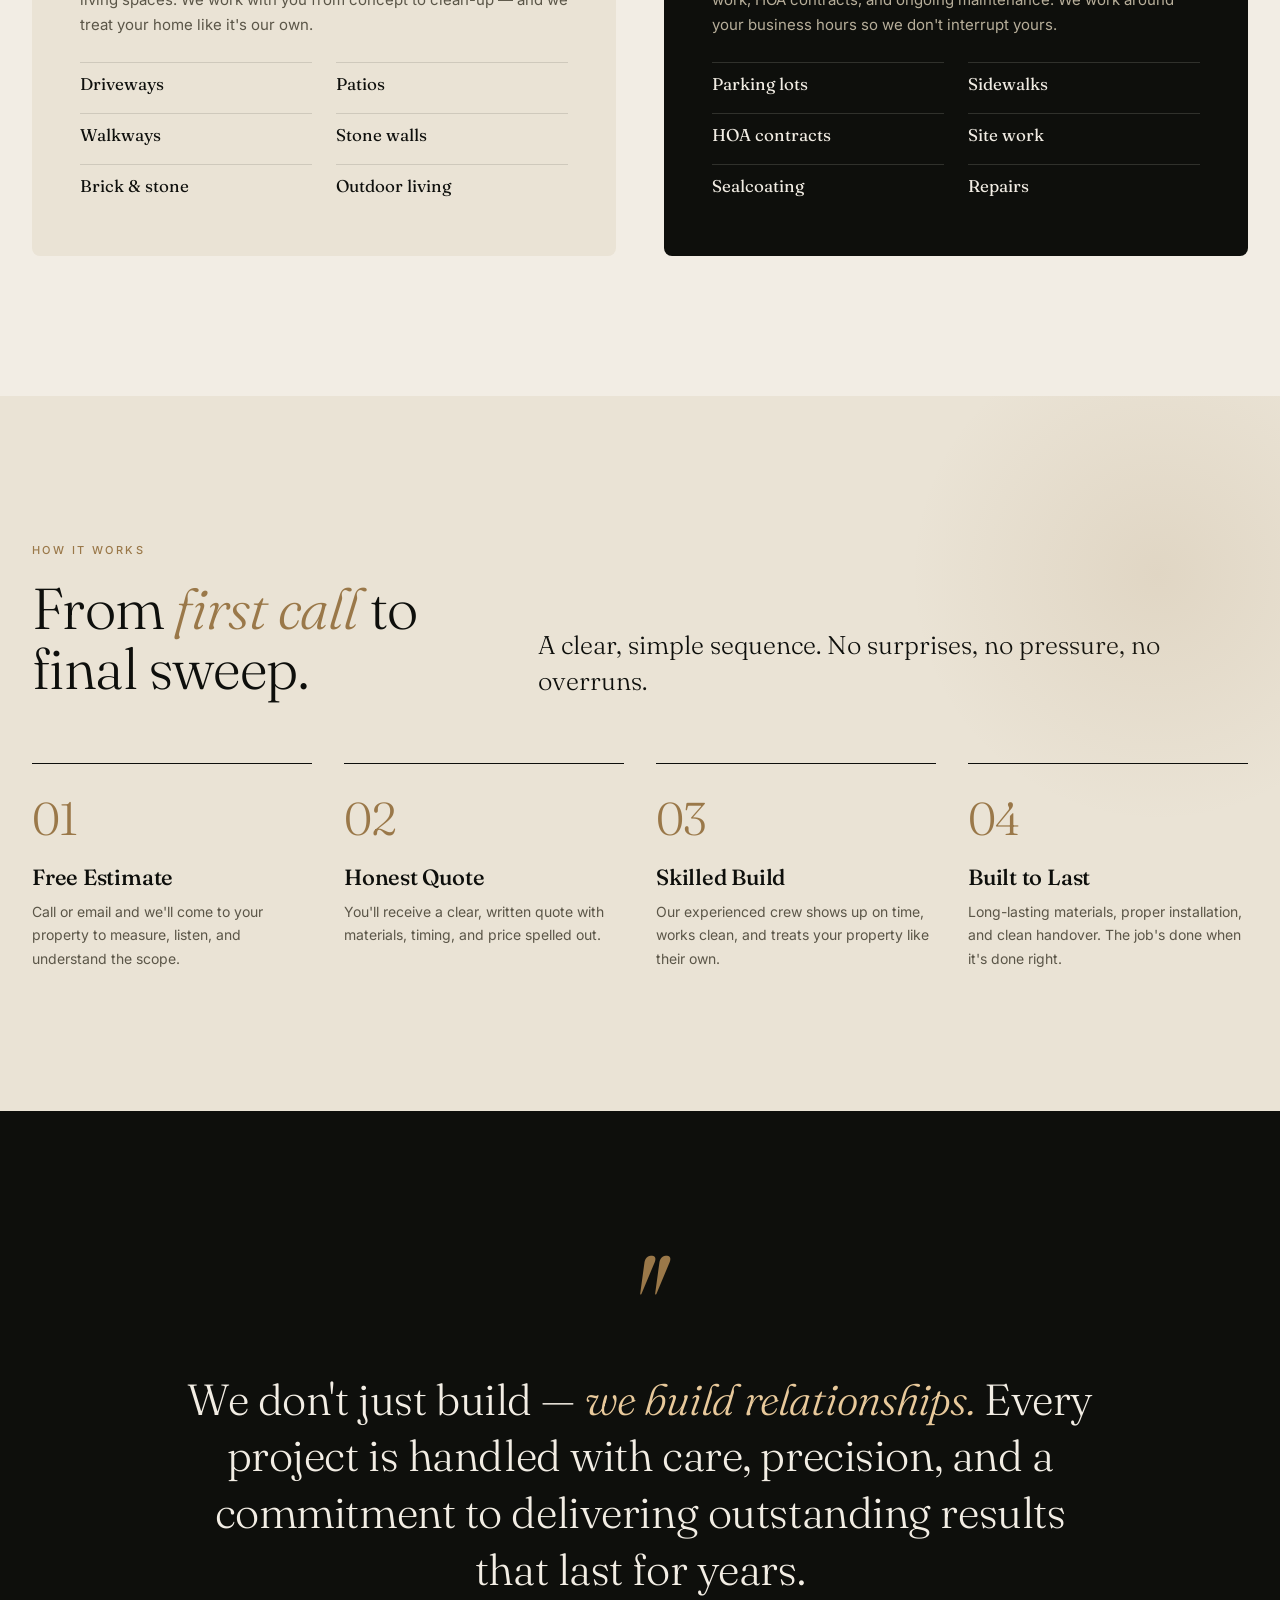
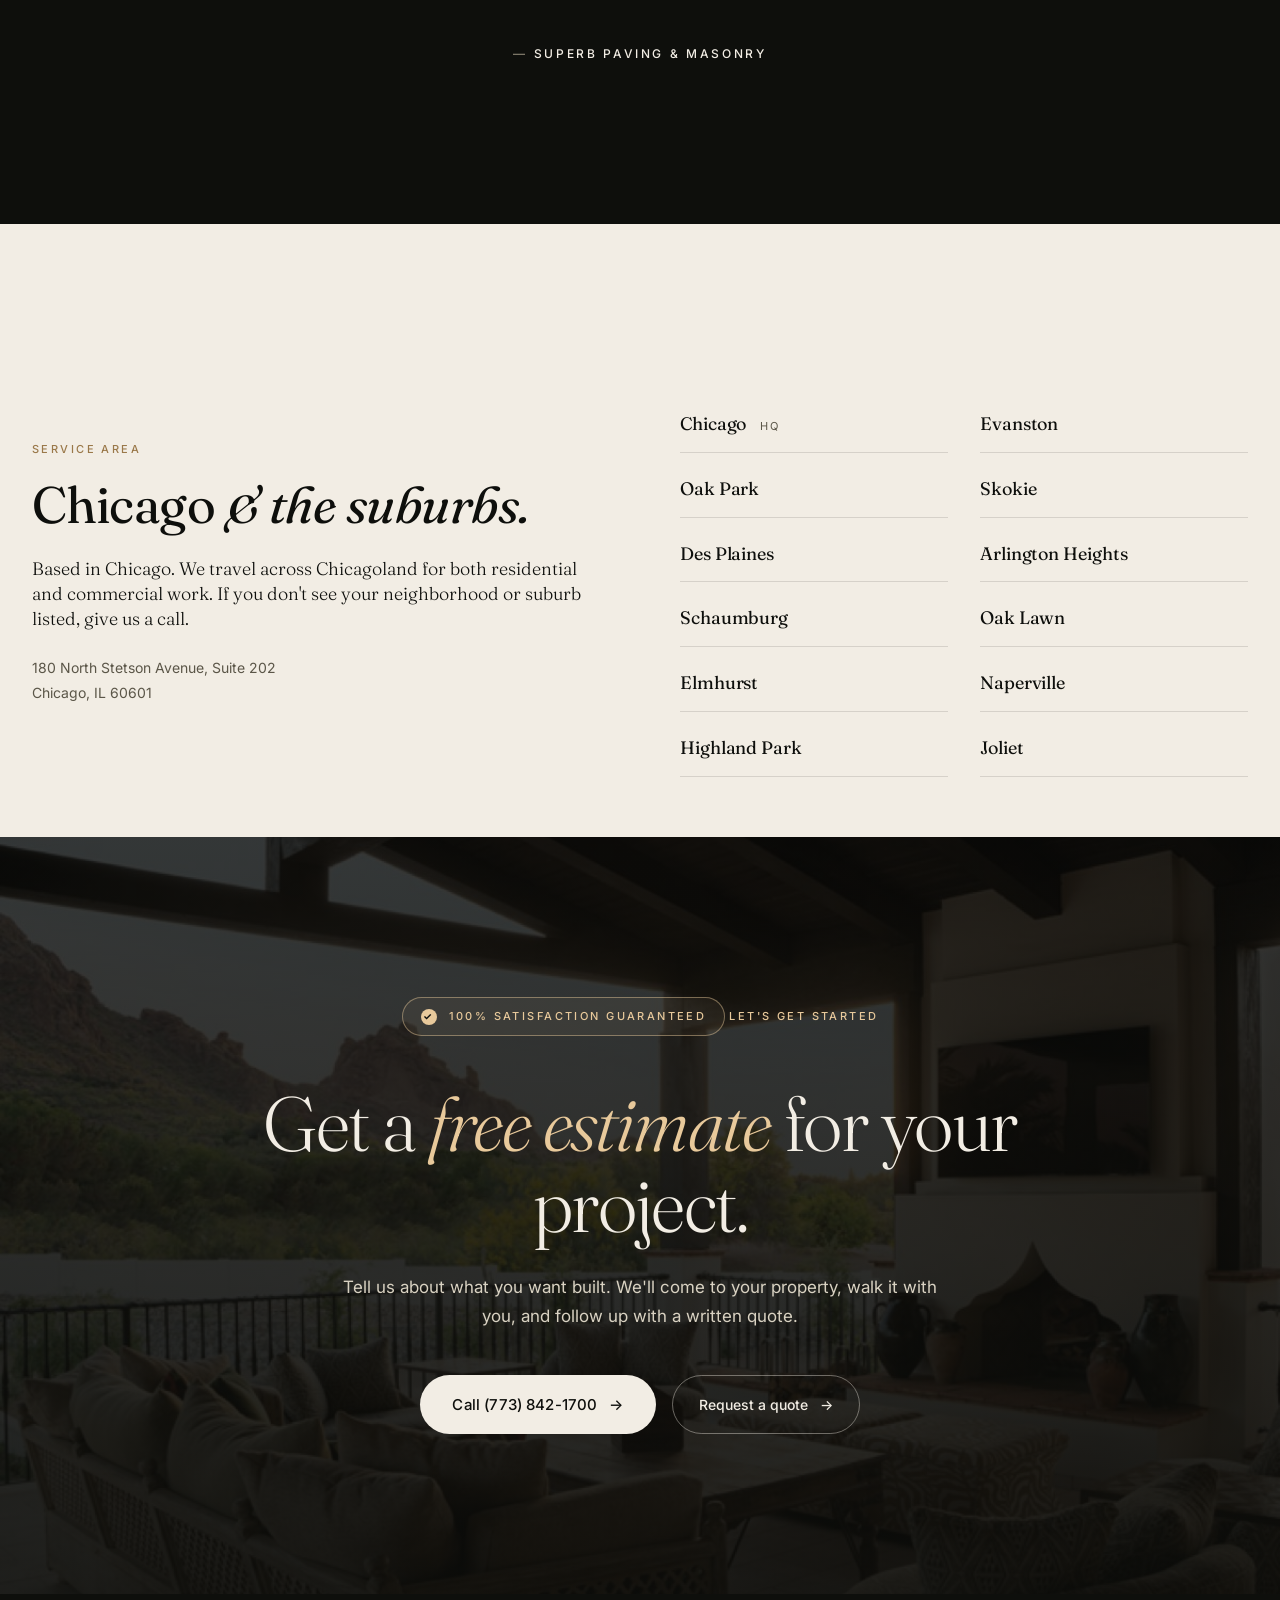
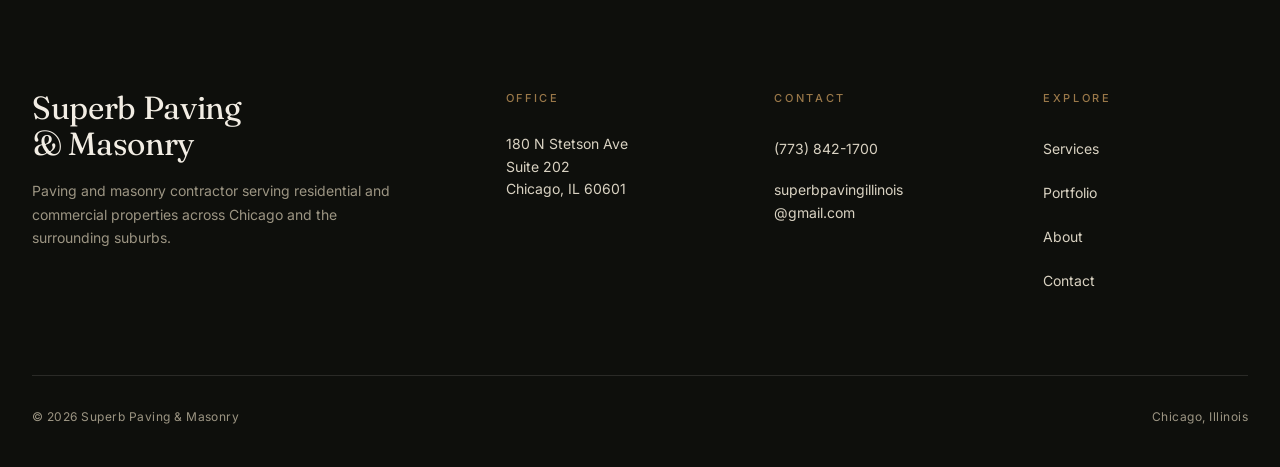
<file: about.html>
<!doctype html>
<html lang="en">
<head>
<meta charset="utf-8" />
<meta name="viewport" content="width=device-width,initial-scale=1" />
<title>About Superb Paving & Masonry | Chicago, IL Contractor</title>
<meta name="description" content="Chicago, Illinois paving and masonry contractor. Family-friendly crew, honest pricing, lasting materials. Serving homes and businesses across Chicagoland." />
<link rel="preconnect" href="https://fonts.googleapis.com">
<link rel="preconnect" href="https://fonts.gstatic.com" crossorigin>
<link href="https://fonts.googleapis.com/css2?family=Fraunces:opsz,wght@9..144,300;9..144,400;9..144,500;9..144,600;9..144,700&family=Inter:wght@300;400;500;600&display=swap" rel="stylesheet">
<link rel="stylesheet" href="styles.css">
<link rel="canonical" href="https://www.superbpavingmasonry.com/about.html">
<meta property="og:site_name" content="Superb Paving & Masonry">
<meta property="og:locale" content="en_US">
<meta property="og:url" content="https://www.superbpavingmasonry.com/about.html">
<meta property="og:image" content="https://www.superbpavingmasonry.com/img/serv_0003.jpg">
<meta name="twitter:card" content="summary_large_image">
<meta name="twitter:title" content="About Superb Paving & Masonry | Chicago, IL Contractor">
<meta name="twitter:description" content="Chicago, Illinois paving and masonry contractor. Family-friendly crew, honest pricing, lasting materials. Serving homes and businesses across Chicagoland.">
<meta name="twitter:image" content="https://www.superbpavingmasonry.com/img/serv_0003.jpg">
<meta name="theme-color" content="#0E0F0C">
<meta name="geo.region" content="US-IL">
<meta name="geo.placename" content="Chicago">
<meta name="geo.position" content="41.8858;-87.6216">
<meta name="ICBM" content="41.8858, -87.6216">
<link rel="icon" type="image/svg+xml" href="favicon.svg">
<link rel="apple-touch-icon" href="apple-touch-icon.png">
<script type="application/ld+json">
{
  "@context": "https://schema.org",
  "@type": "GeneralContractor",
  "@id": "https://www.superbpavingmasonry.com/#business",
  "name": "Superb Paving & Masonry",
  "alternateName": "Superb Paving and Masonry",
  "description": "Paving and masonry contractor serving residential and commercial properties across Chicago and the surrounding suburbs. Specializing in driveways, patios, walkways, brick and stone work, retaining walls, and concrete.",
  "url": "https://www.superbpavingmasonry.com/",
  "telephone": "+1-773-842-1700",
  "email": "superbpavingillinois@gmail.com",
  "image": "https://www.superbpavingmasonry.com/img/home.jpg",
  "priceRange": "$$",
  "address": {
    "@type": "PostalAddress",
    "streetAddress": "180 North Stetson Avenue, Suite 202",
    "addressLocality": "Chicago",
    "addressRegion": "IL",
    "postalCode": "60601",
    "addressCountry": "US"
  },
  "geo": {
    "@type": "GeoCoordinates",
    "latitude": 41.8858,
    "longitude": -87.6216
  },
  "areaServed": [
    {"@type":"City","name":"Chicago","containedInPlace":{"@type":"State","name":"Illinois"}},
    {"@type":"City","name":"Evanston","containedInPlace":{"@type":"State","name":"Illinois"}},
    {"@type":"City","name":"Oak Park","containedInPlace":{"@type":"State","name":"Illinois"}},
    {"@type":"City","name":"Skokie","containedInPlace":{"@type":"State","name":"Illinois"}},
    {"@type":"City","name":"Des Plaines","containedInPlace":{"@type":"State","name":"Illinois"}},
    {"@type":"City","name":"Arlington Heights","containedInPlace":{"@type":"State","name":"Illinois"}},
    {"@type":"City","name":"Schaumburg","containedInPlace":{"@type":"State","name":"Illinois"}},
    {"@type":"City","name":"Oak Lawn","containedInPlace":{"@type":"State","name":"Illinois"}},
    {"@type":"City","name":"Elmhurst","containedInPlace":{"@type":"State","name":"Illinois"}},
    {"@type":"City","name":"Naperville","containedInPlace":{"@type":"State","name":"Illinois"}},
    {"@type":"City","name":"Highland Park","containedInPlace":{"@type":"State","name":"Illinois"}},
    {"@type":"City","name":"Joliet","containedInPlace":{"@type":"State","name":"Illinois"}}
  ],
  "openingHoursSpecification": [
    {"@type":"OpeningHoursSpecification","dayOfWeek":["Monday","Tuesday","Wednesday","Thursday","Friday"],"opens":"08:00","closes":"18:00"},
    {"@type":"OpeningHoursSpecification","dayOfWeek":"Saturday","opens":"09:00","closes":"15:00","description":"By appointment"}
  ],
  "hasOfferCatalog": {
    "@type": "OfferCatalog",
    "name": "Paving & Masonry Services",
    "itemListElement": [
      {"@type":"Offer","itemOffered":{"@type":"Service","name":"Driveway Installation","description":"Asphalt and paver driveways for residential and commercial properties."}},
      {"@type":"Offer","itemOffered":{"@type":"Service","name":"Patio Construction","description":"Custom paver and stone patios, outdoor living spaces."}},
      {"@type":"Offer","itemOffered":{"@type":"Service","name":"Walkways & Steps","description":"Paver walkways, flagstone paths, stone steps."}},
      {"@type":"Offer","itemOffered":{"@type":"Service","name":"Brick & Stone Work","description":"Brick facades, natural stone, chimney repair, tuckpointing."}},
      {"@type":"Offer","itemOffered":{"@type":"Service","name":"Retaining Walls","description":"Stone and block retaining walls with proper drainage."}},
      {"@type":"Offer","itemOffered":{"@type":"Service","name":"Concrete Work","description":"Concrete driveways, sidewalks, slabs, foundations."}},
      {"@type":"Offer","itemOffered":{"@type":"Service","name":"Asphalt Paving","description":"Residential and commercial asphalt paving and repair."}},
      {"@type":"Offer","itemOffered":{"@type":"Service","name":"Masonry Repairs","description":"Repointing, restoration, chimney repair."}}
    ]
  }
}
</script>
<script type="application/ld+json">{"@context": "https://schema.org", "@type": "BreadcrumbList", "itemListElement": [{"@type": "ListItem", "position": 1, "name": "Home", "item": "https://www.superbpavingmasonry.com/"}, {"@type": "ListItem", "position": 2, "name": "About", "item": "https://www.superbpavingmasonry.com/about.html"}]}</script>

</head>
<body>

<!-- NAV -->
<header class="nav">
  <div class="nav-inner">
    <a href="index.html" class="brand" aria-label="Home">
      <div class="brand-mark">S</div>
      <div class="brand-name">Superb Paving & Masonry<small>Chicagoland</small></div>
    </a>
    <nav>
      <ul class="nav-links">
        <li><a href="index.html">Home</a></li>
        <li><a href="services.html">Services</a></li>
        <li><a href="portfolio.html">Portfolio</a></li>
        <li><a href="about.html" aria-current="page">About</a></li>
        <li><a href="contact.html">Contact</a></li>
      </ul>
    </nav>
    <a href="tel:7738421700" class="nav-cta"><span class="dot"></span> <span>(773) 842-1700</span></a>
    <button class="nav-toggle" aria-label="Open menu"><span></span></button>
  </div>
</header>

<!-- PAGE HERO -->
<section class="page-hero" style="--bg:url('img/serv_0003.jpg')">
  <div class="container">
    <div class="guarantee-callout"><span class="check">✓</span> Satisfaction Guaranteed · 5-Star Rated</div>
    <div class="crumbs"><a href="index.html">Home</a><span>·</span><span>About</span></div>
    <h1>We don't just build — <em>we build relationships.</em></h1>
    <p class="lede">Superb Paving & Masonry is a Chicago, Illinois paving and masonry contractor serving residential and commercial clients across Chicagoland. Our reputation is built on trust, reliability, and outstanding craftsmanship.</p>
  </div>
</section>

<!-- TRUST STRIP -->
<section class="trust-strip">
  <div class="container">
    <div class="trust-row">
      <div class="trust-item">
        <div class="trust-stars" aria-label="5 star rated">★★★★★</div>
        <div class="trust-label">5-Star Reviews</div>
      </div>
      <div class="trust-item">
        <div class="trust-mark">✓</div>
        <div class="trust-label">Satisfaction <strong>Guaranteed</strong></div>
      </div>
      <div class="trust-item">
        <div class="trust-mark">◯</div>
        <div class="trust-label">Licensed &amp; Insured</div>
      </div>
      <div class="trust-item">
        <div class="trust-mark">→</div>
        <div class="trust-label">Free On-Site Estimates</div>
      </div>
    </div>
  </div>
</section>



<!-- INTRO -->
<section class="about-intro">
  <div class="container">
    <div class="about-intro-grid">
      <img src="img/serv_0006.jpg" alt="Finished brick walkway and planter wall">
      <div class="reveal">
        <span class="eyebrow">Our approach</span>
        <h2 style="margin-top:18px">Craft over <em>convenience.</em></h2>
        <p>Every project we take on is handled with care, precision, and a commitment to delivering outstanding results that last for years. That's not a tagline — it's the way we sequence the work.</p>
        <p>From the first walk-through to the final clean-up, you'll know who's on your property, what they're doing, and when they're finishing. We show up on time, give you honest pricing, keep the job site clean, and use materials chosen to outlast the weather.</p>
        <p>It's a simple way to run a paving and masonry company. It's also the reason our clients call us back, and refer us to their neighbors.</p>
      </div>
    </div>
  </div>
</section>

<!-- VALUES -->
<section class="values">
  <div class="container">
    <div class="section-head" style="margin-bottom:48px">
      <div>
        <span class="eyebrow" style="color:#E8C99B">What we believe</span>
        <h2 style="margin-top:18px;color:var(--bone)">Five things <em style="color:var(--bronze)">we don't compromise on.</em></h2>
      </div>
      <p class="lede" style="color:#D9D2C2">The way we run a job hasn't changed since we started, because it works.</p>
    </div>
    <div class="values-grid">
      <div class="val reveal"><div class="glyph">i.</div><h4>Show up on time</h4><p>When we say we'll be there, we're there. No moving start dates because another job ran long.</p></div>
      <div class="val reveal"><div class="glyph">ii.</div><h4>Clear, honest pricing</h4><p>Written quotes. No upsells once we've started. The number you see at the start is the number you pay at the end.</p></div>
      <div class="val reveal"><div class="glyph">iii.</div><h4>Clean & professional work</h4><p>We treat your property like it's our own. Daily clean-up. Respect for neighbors and landscaping.</p></div>
      <div class="val reveal"><div class="glyph">iv.</div><h4>Long-lasting materials</h4><p>We don't cut corners on what goes under or what goes on top. The job has to last.</p></div>
    </div>
    <div style="margin-top:48px;padding-top:48px;border-top:1px solid rgba(242,237,228,.12);text-align:center">
      <span class="eyebrow" style="color:#E8C99B">And one more</span>
      <p style="font-family:var(--serif);font-size:clamp(24px,2.6vw,32px);font-weight:300;margin-top:18px;color:var(--bone);max-width:34ch;margin-left:auto;margin-right:auto;line-height:1.3">
        A <em style="color:#E8C99B;font-style:italic">friendly, experienced crew</em> who takes pride in the work and the people they're doing it for.
      </p>
    </div>
  </div>
</section>

<!-- WHO WE SERVE -->
<section class="section">
  <div class="container">
    <div class="section-head">
      <div>
        <span class="eyebrow">Who we serve</span>
        <h2 style="margin-top:18px">Residential <em>& commercial.</em></h2>
      </div>
      <p class="lede">From a single driveway to a full commercial site, we handle projects of every size with the same care.</p>
    </div>

    <div style="display:grid;grid-template-columns:1fr 1fr;gap:48px">

      <div class="reveal" style="background:var(--paper);padding:48px;border-radius:8px">
        <span class="eyebrow">For homeowners</span>
        <h3 style="margin-top:14px;font-size:32px;font-weight:400;font-family:var(--serif)">Residential</h3>
        <p style="margin-top:18px;color:var(--muted);line-height:1.7;font-size:15px">Driveways, patios, walkways, walls, masonry repairs, and outdoor living spaces. We work with you from concept to clean-up — and we treat your home like it's our own.</p>
        <ul style="list-style:none;padding:0;margin-top:24px;display:grid;grid-template-columns:1fr 1fr;gap:8px 24px;font-family:var(--serif);font-size:17px">
          <li style="padding:8px 0;border-top:1px solid var(--rule)">Driveways</li>
          <li style="padding:8px 0;border-top:1px solid var(--rule)">Patios</li>
          <li style="padding:8px 0;border-top:1px solid var(--rule)">Walkways</li>
          <li style="padding:8px 0;border-top:1px solid var(--rule)">Stone walls</li>
          <li style="padding:8px 0;border-top:1px solid var(--rule)">Brick & stone</li>
          <li style="padding:8px 0;border-top:1px solid var(--rule)">Outdoor living</li>
        </ul>
      </div>

      <div class="reveal" style="background:var(--ink);color:var(--bone);padding:48px;border-radius:8px">
        <span class="eyebrow" style="color:#E8C99B">For businesses</span>
        <h3 style="margin-top:14px;font-size:32px;font-weight:400;font-family:var(--serif);color:var(--bone)">Commercial</h3>
        <p style="margin-top:18px;color:#B7AE9A;line-height:1.7;font-size:15px">Parking lots, sidewalks, ADA-compliant ramps, commercial site work, HOA contracts, and ongoing maintenance. We work around your business hours so we don't interrupt yours.</p>
        <ul style="list-style:none;padding:0;margin-top:24px;display:grid;grid-template-columns:1fr 1fr;gap:8px 24px;font-family:var(--serif);font-size:17px;color:var(--bone)">
          <li style="padding:8px 0;border-top:1px solid rgba(242,237,228,.15)">Parking lots</li>
          <li style="padding:8px 0;border-top:1px solid rgba(242,237,228,.15)">Sidewalks</li>
          <li style="padding:8px 0;border-top:1px solid rgba(242,237,228,.15)">HOA contracts</li>
          <li style="padding:8px 0;border-top:1px solid rgba(242,237,228,.15)">Site work</li>
          <li style="padding:8px 0;border-top:1px solid rgba(242,237,228,.15)">Sealcoating</li>
          <li style="padding:8px 0;border-top:1px solid rgba(242,237,228,.15)">Repairs</li>
        </ul>
      </div>
    </div>
  </div>
</section>

<!-- PROCESS -->
<section class="section process">
  <div class="container">
    <div class="section-head">
      <div>
        <span class="eyebrow">How it works</span>
        <h2 style="margin-top:18px">From <em>first call</em> to final sweep.</h2>
      </div>
      <p class="lede">A clear, simple sequence. No surprises, no pressure, no overruns.</p>
    </div>
    <div class="process-grid">
      <div class="step reveal"><div class="n">01</div><h4>Free Estimate</h4><p>Call or email and we'll come to your property to measure, listen, and understand the scope.</p></div>
      <div class="step reveal"><div class="n">02</div><h4>Honest Quote</h4><p>You'll receive a clear, written quote with materials, timing, and price spelled out.</p></div>
      <div class="step reveal"><div class="n">03</div><h4>Skilled Build</h4><p>Our experienced crew shows up on time, works clean, and treats your property like their own.</p></div>
      <div class="step reveal"><div class="n">04</div><h4>Built to Last</h4><p>Long-lasting materials, proper installation, and clean handover. The job's done when it's done right.</p></div>
    </div>
  </div>
</section>

<!-- PROMISE -->
<section class="promise">
  <div class="promise-inner reveal">
    <div class="promise-mark">"</div>
    <q>We don't just build — <em>we build relationships.</em> Every project is handled with care, precision, and a commitment to delivering outstanding results that last for years.</q>
    <div class="promise-cite">— <strong>Superb Paving & Masonry</strong></div>
  </div>
</section>

<!-- SERVICE AREA -->
<section class="section area">
  <div class="container">
    <div class="area-grid">
      <div class="reveal">
        <span class="eyebrow">Service area</span>
        <h2 style="margin-top:18px;font-size:clamp(36px,4vw,56px)">Chicago <em>&amp; the suburbs.</em></h2>
        <p class="lede" style="margin-top:24px;font-size:18px">Based in Chicago. We travel across Chicagoland for both residential and commercial work. If you don't see your neighborhood or suburb listed, give us a call.</p>
        <p style="margin-top:24px;font-size:14px;color:var(--muted);line-height:1.8">180 North Stetson Avenue, Suite 202<br>Chicago, IL 60601</p>
      </div>
      <div class="reveal">
        <div class="area-list">
          <span>Chicago <small>HQ</small></span>
          <span>Evanston</span>
          <span>Oak Park</span>
          <span>Skokie</span>
          <span>Des Plaines</span>
          <span>Arlington Heights</span>
          <span>Schaumburg</span>
          <span>Oak Lawn</span>
          <span>Elmhurst</span>
          <span>Naperville</span>
          <span>Highland Park</span>
          <span>Joliet</span>
        </div>
      </div>
    </div>
  </div>
</section>

<!-- CTA -->
<section class="cta" style="--bg:url('img/serv_0002.jpg')">
  <div class="cta-inner">
    <div class="guarantee-callout"><span class="check">✓</span> 100% Satisfaction Guaranteed</div>
    <span class="eyebrow" style="color:#E8C99B">Let's get started</span>
    <h2>Get a <em>free estimate</em> for your project.</h2>
    <p>Tell us about what you want built. We'll come to your property, walk it with you, and follow up with a written quote.</p>
    <div style="display:flex;gap:16px;justify-content:center;flex-wrap:wrap">
      <a href="tel:7738421700" class="btn-primary">Call (773) 842-1700 <span class="arrow">→</span></a>
      <a href="contact.html" class="btn-ghost">Request a quote <span class="arrow">→</span></a>
    </div>
  </div>
</section>

<!-- FOOTER -->
<footer>
  <div class="container">
    <div class="ft-grid">
      <div class="ft-brand">
        <h3>Superb Paving<br>& Masonry</h3>
        <p>Paving and masonry contractor serving residential and commercial properties across Chicago and the surrounding suburbs.</p>
      </div>
      <div class="ft-col"><h5>Office</h5><p>180 N Stetson Ave<br>Suite 202<br>Chicago, IL 60601</p></div>
      <div class="ft-col"><h5>Contact</h5><a href="tel:7738421700">(773) 842-1700</a><a href="mailto:superbpavingillinois@gmail.com">superbpavingillinois<br>@gmail.com</a></div>
      <div class="ft-col"><h5>Explore</h5><a href="services.html">Services</a><a href="portfolio.html">Portfolio</a><a href="about.html">About</a><a href="contact.html">Contact</a></div>
    </div>
    <div class="ft-bottom"><div>© 2026 Superb Paving & Masonry</div><div>Chicago, Illinois</div></div>
  </div>
</footer>

<script>
  document.querySelectorAll('.cta, .page-hero').forEach(el => {
    const m = el.getAttribute('style') && el.getAttribute('style').match(/--bg:\s*url\(['"]?([^'")]+)['"]?\)/);
    if (m && m[1]) {
      el.id = el.id || 'bg-' + Math.random().toString(36).slice(2,8);
      const s = document.createElement('style');
      s.textContent = `#${el.id}::before{background-image:url(${m[1]})}`;
      document.head.appendChild(s);
    }
  });
  // Mark JS as loaded so progressive-enhancement reveal kicks in
  document.documentElement.classList.add('js-loaded');
  // Reveal-on-scroll with generous rootMargin so it fires before the element enters viewport
  const io = new IntersectionObserver((entries) => {
    entries.forEach(e => { if (e.isIntersecting) { e.target.classList.add('in'); io.unobserve(e.target); } });
  }, { threshold: 0, rootMargin: '0px 0px -10% 0px' });
  document.querySelectorAll('.reveal').forEach(el => io.observe(el));
  // Fail-safe: if anything is still hidden 1.5s after load, force it visible
  window.addEventListener('load', () => {
    setTimeout(() => {
      document.querySelectorAll('.reveal:not(.in)').forEach(el => el.classList.add('in'));
    }, 1500);
  });
</script>
</body>
</html>
</file>
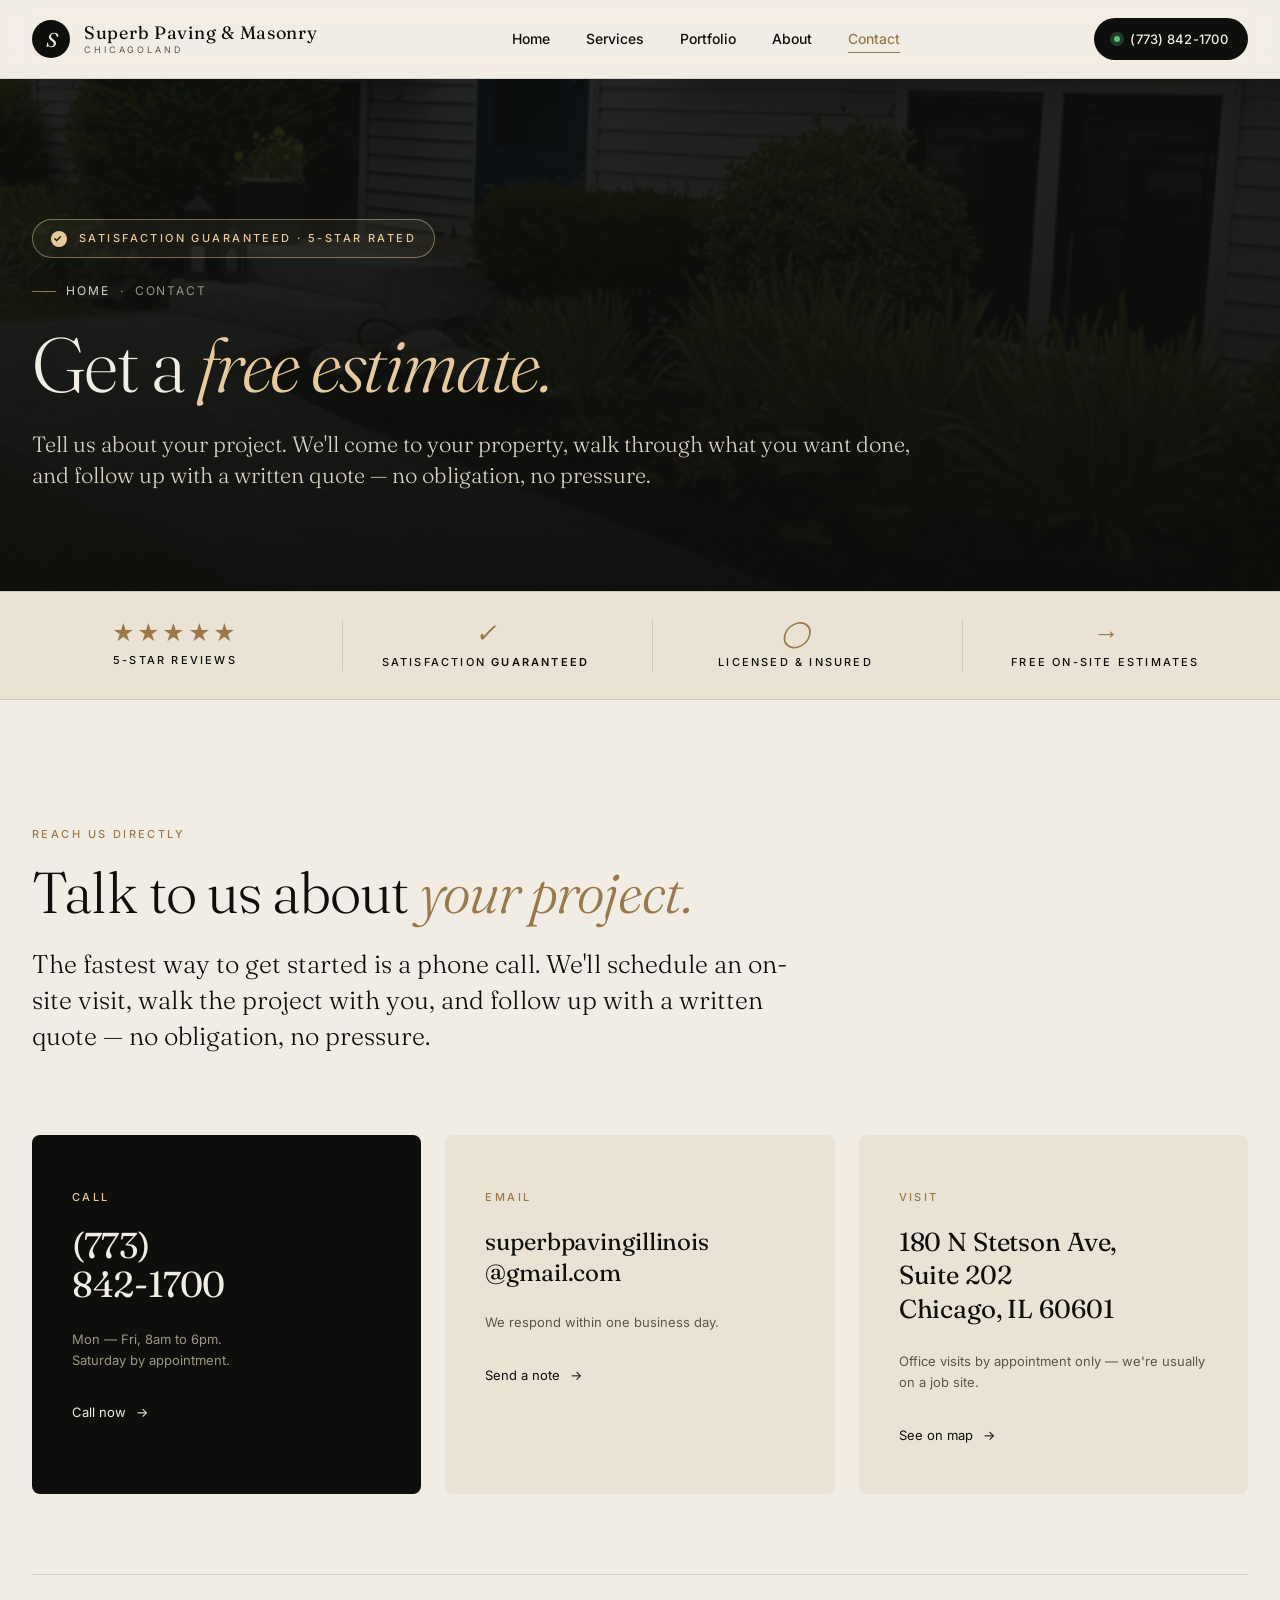
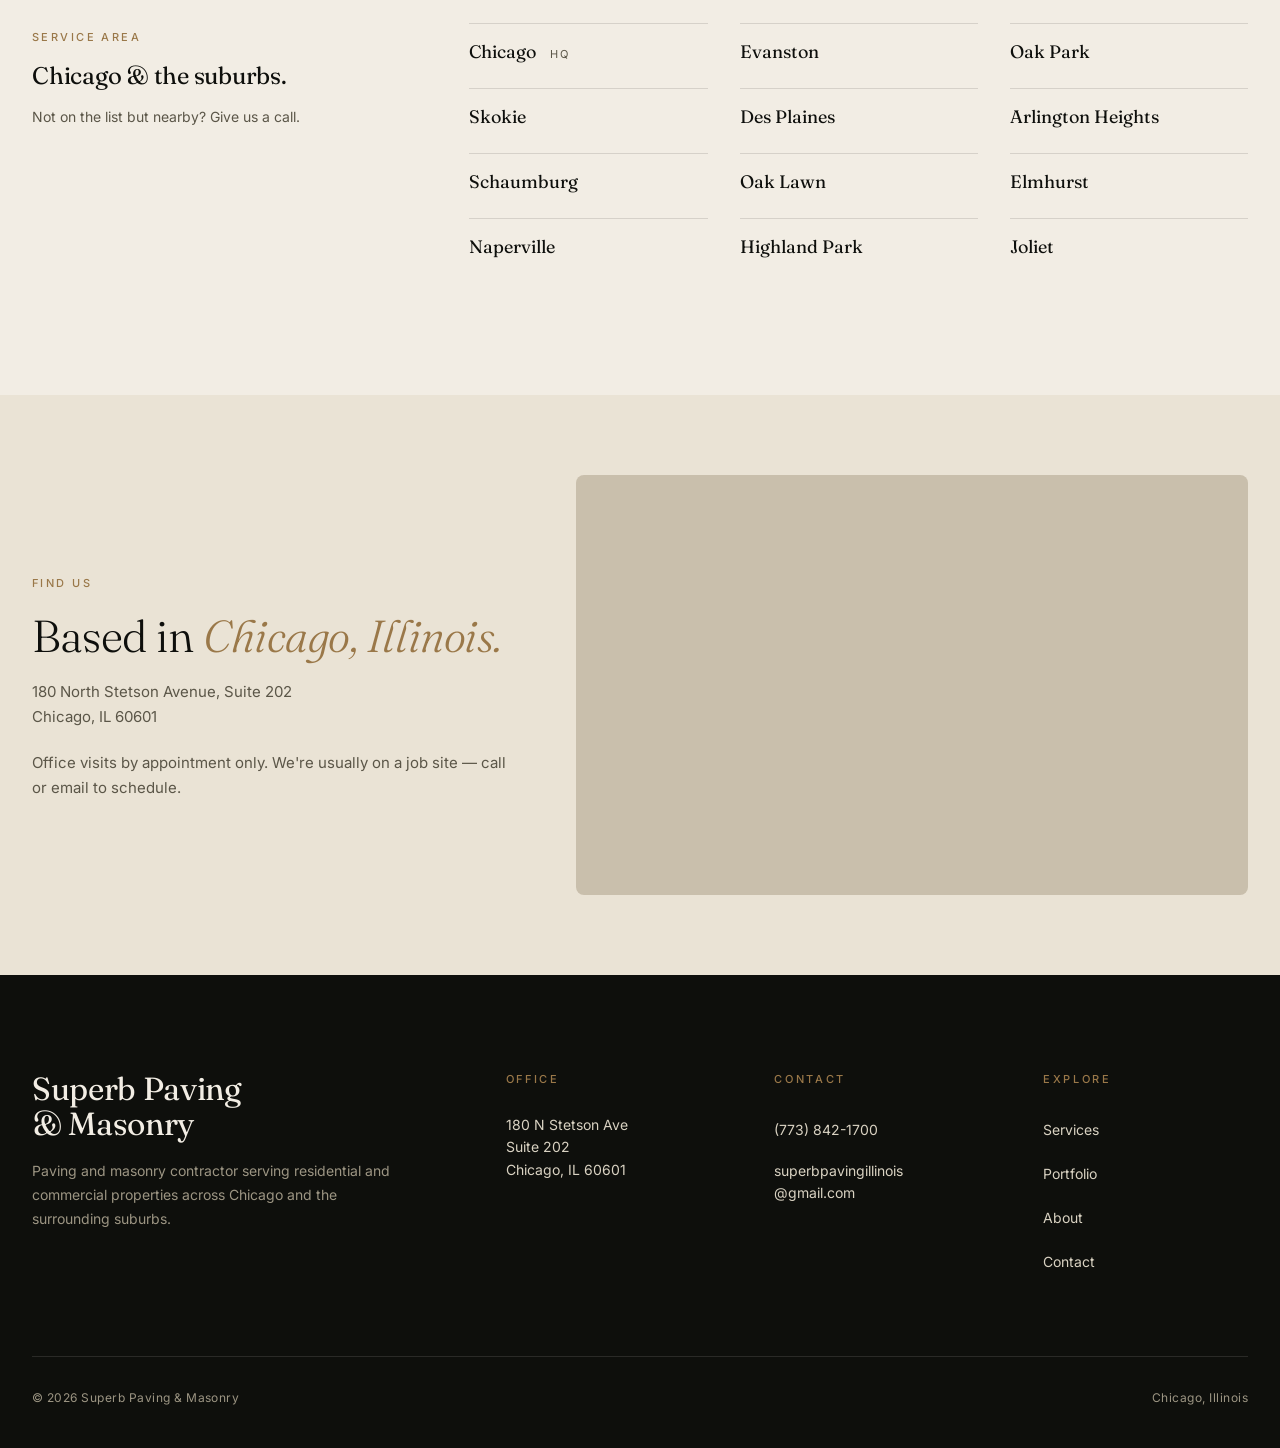
<file: contact.html>
<!doctype html>
<html lang="en">
<head>
<meta charset="utf-8" />
<meta name="viewport" content="width=device-width,initial-scale=1" />
<title>Free Estimate | (773) 842-1700 | Superb Paving, Chicago IL</title>
<meta name="description" content="Call (773) 842-1700 for a free paving or masonry estimate. Serving Chicago, Evanston, Oak Park, and all of Chicagoland." />
<link rel="preconnect" href="https://fonts.googleapis.com">
<link rel="preconnect" href="https://fonts.gstatic.com" crossorigin>
<link href="https://fonts.googleapis.com/css2?family=Fraunces:opsz,wght@9..144,300;9..144,400;9..144,500;9..144,600;9..144,700&family=Inter:wght@300;400;500;600&display=swap" rel="stylesheet">
<link rel="stylesheet" href="styles.css">
<link rel="canonical" href="https://www.superbpavingmasonry.com/contact.html">
<meta property="og:site_name" content="Superb Paving & Masonry">
<meta property="og:locale" content="en_US">
<meta property="og:url" content="https://www.superbpavingmasonry.com/contact.html">
<meta property="og:image" content="https://www.superbpavingmasonry.com/img/serv_0007.jpg">
<meta name="twitter:card" content="summary_large_image">
<meta name="twitter:title" content="Free Estimate | (773) 842-1700 | Superb Paving, Chicago IL">
<meta name="twitter:description" content="Call (773) 842-1700 for a free paving or masonry estimate. Serving Chicago, Evanston, Oak Park, and all of Chicagoland.">
<meta name="twitter:image" content="https://www.superbpavingmasonry.com/img/serv_0007.jpg">
<meta name="theme-color" content="#0E0F0C">
<meta name="geo.region" content="US-IL">
<meta name="geo.placename" content="Chicago">
<meta name="geo.position" content="41.8858;-87.6216">
<meta name="ICBM" content="41.8858, -87.6216">
<link rel="icon" type="image/svg+xml" href="favicon.svg">
<link rel="apple-touch-icon" href="apple-touch-icon.png">
<script type="application/ld+json">
{
  "@context": "https://schema.org",
  "@type": "GeneralContractor",
  "@id": "https://www.superbpavingmasonry.com/#business",
  "name": "Superb Paving & Masonry",
  "alternateName": "Superb Paving and Masonry",
  "description": "Paving and masonry contractor serving residential and commercial properties across Chicago and the surrounding suburbs. Specializing in driveways, patios, walkways, brick and stone work, retaining walls, and concrete.",
  "url": "https://www.superbpavingmasonry.com/",
  "telephone": "+1-773-842-1700",
  "email": "superbpavingillinois@gmail.com",
  "image": "https://www.superbpavingmasonry.com/img/home.jpg",
  "priceRange": "$$",
  "address": {
    "@type": "PostalAddress",
    "streetAddress": "180 North Stetson Avenue, Suite 202",
    "addressLocality": "Chicago",
    "addressRegion": "IL",
    "postalCode": "60601",
    "addressCountry": "US"
  },
  "geo": {
    "@type": "GeoCoordinates",
    "latitude": 41.8858,
    "longitude": -87.6216
  },
  "areaServed": [
    {"@type":"City","name":"Chicago","containedInPlace":{"@type":"State","name":"Illinois"}},
    {"@type":"City","name":"Evanston","containedInPlace":{"@type":"State","name":"Illinois"}},
    {"@type":"City","name":"Oak Park","containedInPlace":{"@type":"State","name":"Illinois"}},
    {"@type":"City","name":"Skokie","containedInPlace":{"@type":"State","name":"Illinois"}},
    {"@type":"City","name":"Des Plaines","containedInPlace":{"@type":"State","name":"Illinois"}},
    {"@type":"City","name":"Arlington Heights","containedInPlace":{"@type":"State","name":"Illinois"}},
    {"@type":"City","name":"Schaumburg","containedInPlace":{"@type":"State","name":"Illinois"}},
    {"@type":"City","name":"Oak Lawn","containedInPlace":{"@type":"State","name":"Illinois"}},
    {"@type":"City","name":"Elmhurst","containedInPlace":{"@type":"State","name":"Illinois"}},
    {"@type":"City","name":"Naperville","containedInPlace":{"@type":"State","name":"Illinois"}},
    {"@type":"City","name":"Highland Park","containedInPlace":{"@type":"State","name":"Illinois"}},
    {"@type":"City","name":"Joliet","containedInPlace":{"@type":"State","name":"Illinois"}}
  ],
  "openingHoursSpecification": [
    {"@type":"OpeningHoursSpecification","dayOfWeek":["Monday","Tuesday","Wednesday","Thursday","Friday"],"opens":"08:00","closes":"18:00"},
    {"@type":"OpeningHoursSpecification","dayOfWeek":"Saturday","opens":"09:00","closes":"15:00","description":"By appointment"}
  ],
  "hasOfferCatalog": {
    "@type": "OfferCatalog",
    "name": "Paving & Masonry Services",
    "itemListElement": [
      {"@type":"Offer","itemOffered":{"@type":"Service","name":"Driveway Installation","description":"Asphalt and paver driveways for residential and commercial properties."}},
      {"@type":"Offer","itemOffered":{"@type":"Service","name":"Patio Construction","description":"Custom paver and stone patios, outdoor living spaces."}},
      {"@type":"Offer","itemOffered":{"@type":"Service","name":"Walkways & Steps","description":"Paver walkways, flagstone paths, stone steps."}},
      {"@type":"Offer","itemOffered":{"@type":"Service","name":"Brick & Stone Work","description":"Brick facades, natural stone, chimney repair, tuckpointing."}},
      {"@type":"Offer","itemOffered":{"@type":"Service","name":"Retaining Walls","description":"Stone and block retaining walls with proper drainage."}},
      {"@type":"Offer","itemOffered":{"@type":"Service","name":"Concrete Work","description":"Concrete driveways, sidewalks, slabs, foundations."}},
      {"@type":"Offer","itemOffered":{"@type":"Service","name":"Asphalt Paving","description":"Residential and commercial asphalt paving and repair."}},
      {"@type":"Offer","itemOffered":{"@type":"Service","name":"Masonry Repairs","description":"Repointing, restoration, chimney repair."}}
    ]
  }
}
</script>
<script type="application/ld+json">{"@context": "https://schema.org", "@type": "BreadcrumbList", "itemListElement": [{"@type": "ListItem", "position": 1, "name": "Home", "item": "https://www.superbpavingmasonry.com/"}, {"@type": "ListItem", "position": 2, "name": "Contact", "item": "https://www.superbpavingmasonry.com/contact.html"}]}</script>

</head>
<body>

<!-- NAV -->
<header class="nav">
  <div class="nav-inner">
    <a href="index.html" class="brand" aria-label="Home">
      <div class="brand-mark">S</div>
      <div class="brand-name">Superb Paving & Masonry<small>Chicagoland</small></div>
    </a>
    <nav>
      <ul class="nav-links">
        <li><a href="index.html">Home</a></li>
        <li><a href="services.html">Services</a></li>
        <li><a href="portfolio.html">Portfolio</a></li>
        <li><a href="about.html">About</a></li>
        <li><a href="contact.html" aria-current="page">Contact</a></li>
      </ul>
    </nav>
    <a href="tel:7738421700" class="nav-cta"><span class="dot"></span> <span>(773) 842-1700</span></a>
    <button class="nav-toggle" aria-label="Open menu"><span></span></button>
  </div>
</header>

<!-- PAGE HERO -->
<section class="page-hero" style="--bg:url('img/serv_0007.jpg')">
  <div class="container">
    <div class="guarantee-callout"><span class="check">✓</span> Satisfaction Guaranteed · 5-Star Rated</div>
    <div class="crumbs"><a href="index.html">Home</a><span>·</span><span>Contact</span></div>
    <h1>Get a <em>free estimate.</em></h1>
    <p class="lede">Tell us about your project. We'll come to your property, walk through what you want done, and follow up with a written quote — no obligation, no pressure.</p>
  </div>
</section>

<!-- TRUST STRIP -->
<section class="trust-strip">
  <div class="container">
    <div class="trust-row">
      <div class="trust-item">
        <div class="trust-stars" aria-label="5 star rated">★★★★★</div>
        <div class="trust-label">5-Star Reviews</div>
      </div>
      <div class="trust-item">
        <div class="trust-mark">✓</div>
        <div class="trust-label">Satisfaction <strong>Guaranteed</strong></div>
      </div>
      <div class="trust-item">
        <div class="trust-mark">◯</div>
        <div class="trust-label">Licensed &amp; Insured</div>
      </div>
      <div class="trust-item">
        <div class="trust-mark">→</div>
        <div class="trust-label">Free On-Site Estimates</div>
      </div>
    </div>
  </div>
</section>



<!-- CONTACT INTRO -->
<section style="padding:120px 0 40px">
  <div class="container">
    <div style="max-width:780px">
      <span class="eyebrow">Reach us directly</span>
      <h2 style="margin-top:18px;font-size:clamp(40px,4.5vw,64px);font-weight:300;letter-spacing:-.015em">Talk to us about <em style="font-style:italic;color:var(--bronze)">your project.</em></h2>
      <p class="lede" style="margin-top:24px;max-width:60ch">The fastest way to get started is a phone call. We'll schedule an on-site visit, walk the project with you, and follow up with a written quote — no obligation, no pressure.</p>
    </div>
  </div>
</section>

<!-- CONTACT CARDS -->
<section style="padding:40px 0 120px">
  <div class="container">
    <div style="display:grid;grid-template-columns:repeat(3,1fr);gap:24px">

      <a href="tel:7738421700" class="reveal" style="background:var(--ink);color:var(--bone);padding:48px 40px;border-radius:8px;display:block;transition:transform .3s ease, background .3s ease">
        <span class="eyebrow" style="color:#E8C99B">Call</span>
        <h3 style="font-family:var(--serif);font-size:36px;font-weight:400;margin-top:18px;letter-spacing:-.01em;line-height:1.1">(773)<br>842-1700</h3>
        <p style="margin-top:24px;font-size:13px;color:#9C9583;line-height:1.6">Mon — Fri, 8am to 6pm.<br>Saturday by appointment.</p>
        <div style="margin-top:32px;display:inline-flex;align-items:center;gap:10px;font-size:13px;color:var(--bone)">
          <span>Call now</span>
          <span style="display:inline-block;transition:transform .2s">→</span>
        </div>
      </a>

      <a href="mailto:superbpavingillinois@gmail.com" class="reveal" style="background:var(--paper);color:var(--ink);padding:48px 40px;border-radius:8px;display:block;transition:transform .3s ease">
        <span class="eyebrow">Email</span>
        <h3 style="font-family:var(--serif);font-size:24px;font-weight:400;margin-top:18px;letter-spacing:-.005em;line-height:1.3;word-break:break-word">superbpavingillinois<br>@gmail.com</h3>
        <p style="margin-top:24px;font-size:13px;color:var(--muted);line-height:1.6">We respond within one business day.</p>
        <div style="margin-top:32px;display:inline-flex;align-items:center;gap:10px;font-size:13px;color:var(--ink)">
          <span>Send a note</span>
          <span style="display:inline-block;transition:transform .2s">→</span>
        </div>
      </a>

      <div class="reveal" style="background:var(--paper);color:var(--ink);padding:48px 40px;border-radius:8px;display:block">
        <span class="eyebrow">Visit</span>
        <h3 style="font-family:var(--serif);font-size:26px;font-weight:400;margin-top:18px;letter-spacing:-.005em;line-height:1.3">180 N Stetson Ave,<br>Suite 202<br>Chicago, IL 60601</h3>
        <p style="margin-top:24px;font-size:13px;color:var(--muted);line-height:1.6">Office visits by appointment only — we're usually on a job site.</p>
        <a href="#map" style="margin-top:32px;display:inline-flex;align-items:center;gap:10px;font-size:13px;color:var(--ink)">
          <span>See on map</span>
          <span style="display:inline-block">→</span>
        </a>
      </div>

    </div>

    <!-- Service area note -->
    <div class="reveal" style="margin-top:80px;padding-top:48px;border-top:1px solid var(--rule);display:grid;grid-template-columns:1fr 2fr;gap:48px;align-items:start">
      <div>
        <span class="eyebrow">Service area</span>
        <h4 style="margin-top:14px;font-family:var(--serif);font-size:24px;font-weight:400;line-height:1.2">Chicago &amp; the suburbs.</h4>
        <p style="margin-top:14px;font-size:14px;color:var(--muted);line-height:1.7">Not on the list but nearby? Give us a call.</p>
      </div>
      <div style="display:grid;grid-template-columns:repeat(3,1fr);gap:8px 32px">
        <span style="padding:14px 0;border-top:1px solid var(--rule);font-family:var(--serif);font-size:18px">Chicago <small style="font-family:var(--sans);font-size:11px;letter-spacing:.18em;text-transform:uppercase;color:var(--muted);margin-left:10px">HQ</small></span>
        <span style="padding:14px 0;border-top:1px solid var(--rule);font-family:var(--serif);font-size:18px">Evanston</span>
        <span style="padding:14px 0;border-top:1px solid var(--rule);font-family:var(--serif);font-size:18px">Oak Park</span>
        <span style="padding:14px 0;border-top:1px solid var(--rule);font-family:var(--serif);font-size:18px">Skokie</span>
        <span style="padding:14px 0;border-top:1px solid var(--rule);font-family:var(--serif);font-size:18px">Des Plaines</span>
        <span style="padding:14px 0;border-top:1px solid var(--rule);font-family:var(--serif);font-size:18px">Arlington Heights</span>
        <span style="padding:14px 0;border-top:1px solid var(--rule);font-family:var(--serif);font-size:18px">Schaumburg</span>
        <span style="padding:14px 0;border-top:1px solid var(--rule);font-family:var(--serif);font-size:18px">Oak Lawn</span>
        <span style="padding:14px 0;border-top:1px solid var(--rule);font-family:var(--serif);font-size:18px">Elmhurst</span>
        <span style="padding:14px 0;border-top:1px solid var(--rule);font-family:var(--serif);font-size:18px">Naperville</span>
        <span style="padding:14px 0;border-top:1px solid var(--rule);font-family:var(--serif);font-size:18px">Highland Park</span>
        <span style="padding:14px 0;border-top:1px solid var(--rule);font-family:var(--serif);font-size:18px">Joliet</span>
      </div>
    </div>
  </div>
</section>

<style>
  /* Contact card hover lifts */
  a[href^="tel:"]:hover, a[href^="mailto:"]:hover {
    transform:translateY(-3px);
  }
  /* Mobile collapse for contact cards */
  @media (max-width:880px){
    section[style*="padding:40px 0 120px"] > .container > div:first-child{
      grid-template-columns:1fr !important;
    }
    section[style*="padding:40px 0 120px"] > .container > div:last-child{
      grid-template-columns:1fr !important;gap:24px !important;
    }
    section[style*="padding:40px 0 120px"] > .container > div:last-child > div:last-child{
      grid-template-columns:1fr 1fr !important;
    }
  }
</style>

<!-- MAP / LOCATION -->
<section id="map" style="background:var(--paper);padding:80px 0;scroll-margin-top:80px">
  <div class="container">
    <div style="display:grid;grid-template-columns:1fr 1.4fr;gap:64px;align-items:center">
      <div>
        <span class="eyebrow">Find us</span>
        <h2 style="margin-top:18px;font-size:clamp(32px,3.5vw,48px);font-weight:300">Based in <em style="color:var(--bronze);font-style:italic">Chicago, Illinois.</em></h2>
        <p style="margin-top:20px;color:var(--muted);line-height:1.7;font-size:15px">180 North Stetson Avenue, Suite 202<br>Chicago, IL 60601</p>
        <p style="margin-top:20px;color:var(--muted);line-height:1.7;font-size:15px">Office visits by appointment only. We're usually on a job site — call or email to schedule.</p>
      </div>
      <div style="border-radius:8px;overflow:hidden;aspect-ratio:16/10;background:var(--stone)">
        <iframe
          src="https://www.google.com/maps?q=180+N+Stetson+Ave,+Suite+202,+Chicago,+IL+60601&output=embed"
          width="100%" height="100%" style="border:0;display:block"
          allowfullscreen="" loading="lazy" referrerpolicy="no-referrer-when-downgrade"
          title="Office location map"></iframe>
      </div>
    </div>
  </div>
</section>

<!-- FOOTER -->
<footer>
  <div class="container">
    <div class="ft-grid">
      <div class="ft-brand">
        <h3>Superb Paving<br>& Masonry</h3>
        <p>Paving and masonry contractor serving residential and commercial properties across Chicago and the surrounding suburbs.</p>
      </div>
      <div class="ft-col"><h5>Office</h5><p>180 N Stetson Ave<br>Suite 202<br>Chicago, IL 60601</p></div>
      <div class="ft-col"><h5>Contact</h5><a href="tel:7738421700">(773) 842-1700</a><a href="mailto:superbpavingillinois@gmail.com">superbpavingillinois<br>@gmail.com</a></div>
      <div class="ft-col"><h5>Explore</h5><a href="services.html">Services</a><a href="portfolio.html">Portfolio</a><a href="about.html">About</a><a href="contact.html">Contact</a></div>
    </div>
    <div class="ft-bottom"><div>© 2026 Superb Paving & Masonry</div><div>Chicago, Illinois</div></div>
  </div>
</footer>

<script>
  document.querySelectorAll('.cta, .page-hero').forEach(el => {
    const m = el.getAttribute('style') && el.getAttribute('style').match(/--bg:\s*url\(['"]?([^'")]+)['"]?\)/);
    if (m && m[1]) {
      el.id = el.id || 'bg-' + Math.random().toString(36).slice(2,8);
      const s = document.createElement('style');
      s.textContent = `#${el.id}::before{background-image:url(${m[1]})}`;
      document.head.appendChild(s);
    }
  });
  // Mark JS as loaded so progressive-enhancement reveal kicks in
  document.documentElement.classList.add('js-loaded');
  // Reveal-on-scroll with generous rootMargin so it fires before the element enters viewport
  const io = new IntersectionObserver((entries) => {
    entries.forEach(e => { if (e.isIntersecting) { e.target.classList.add('in'); io.unobserve(e.target); } });
  }, { threshold: 0, rootMargin: '0px 0px -10% 0px' });
  document.querySelectorAll('.reveal').forEach(el => io.observe(el));
  // Fail-safe: if anything is still hidden 1.5s after load, force it visible
  window.addEventListener('load', () => {
    setTimeout(() => {
      document.querySelectorAll('.reveal:not(.in)').forEach(el => el.classList.add('in'));
    }, 1500);
  });
</script>
</body>
</html>
</file>
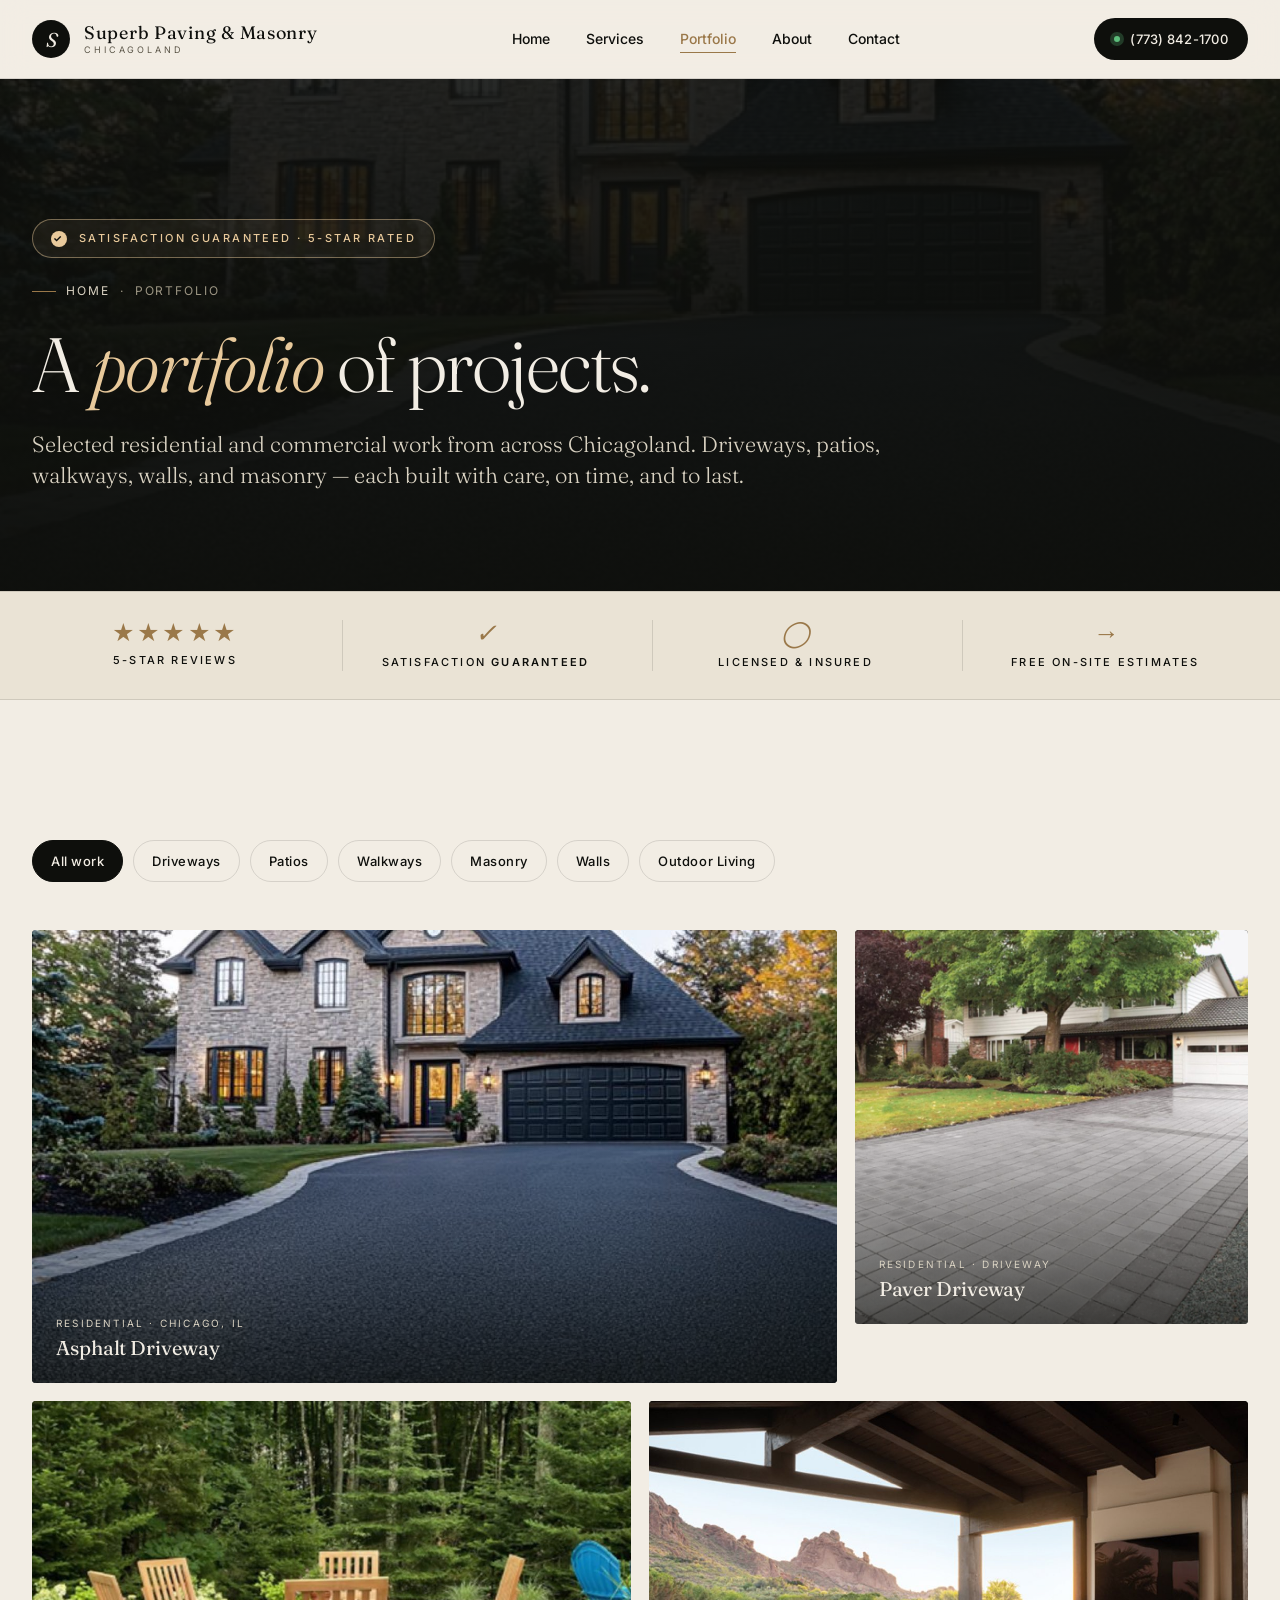
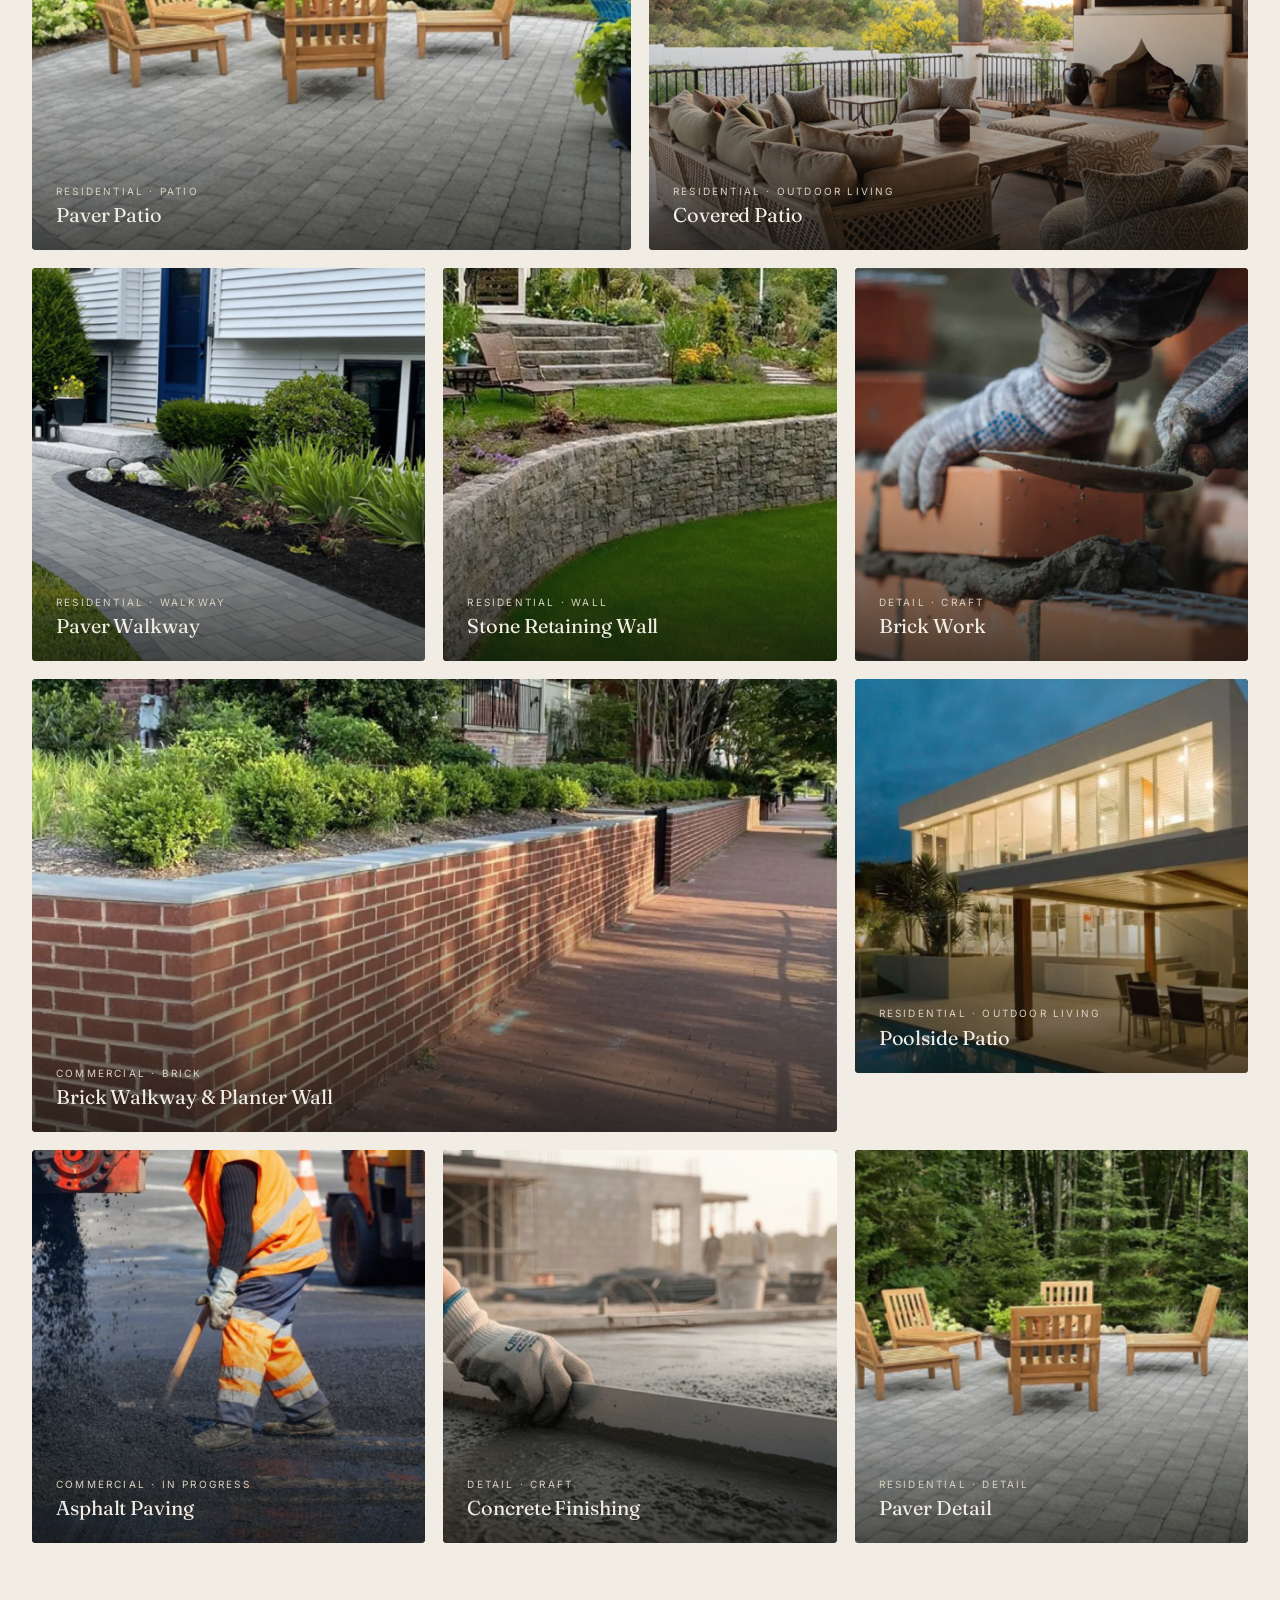
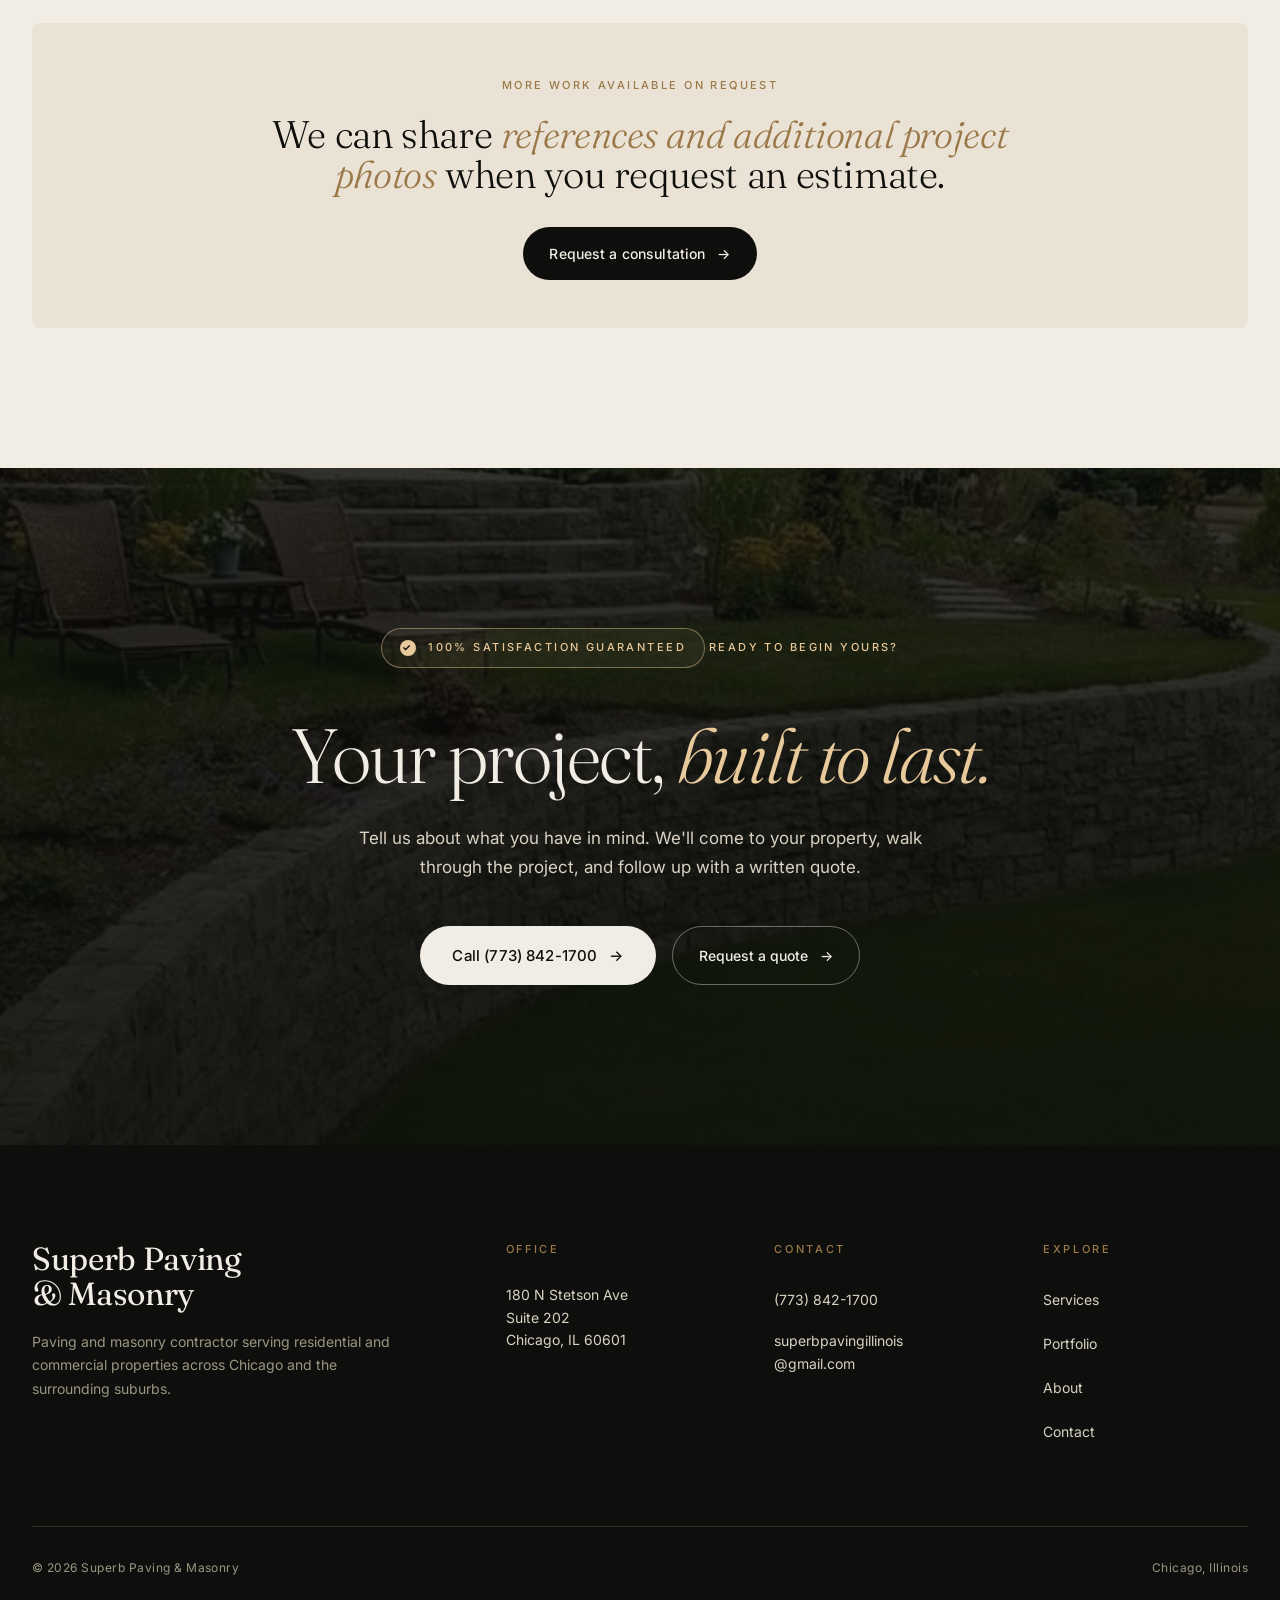
<file: portfolio.html>
<!doctype html>
<html lang="en">
<head>
<meta charset="utf-8" />
<meta name="viewport" content="width=device-width,initial-scale=1" />
<title>Paving & Masonry Portfolio | Recent Projects in Chicagoland</title>
<meta name="description" content="Recent paving and masonry projects across Chicagoland — driveways, patios, walkways, walls, and masonry by Superb Paving & Masonry." />
<link rel="preconnect" href="https://fonts.googleapis.com">
<link rel="preconnect" href="https://fonts.gstatic.com" crossorigin>
<link href="https://fonts.googleapis.com/css2?family=Fraunces:opsz,wght@9..144,300;9..144,400;9..144,500;9..144,600;9..144,700&family=Inter:wght@300;400;500;600&display=swap" rel="stylesheet">
<link rel="stylesheet" href="styles.css">
<link rel="canonical" href="https://www.superbpavingmasonry.com/portfolio.html">
<meta property="og:site_name" content="Superb Paving & Masonry">
<meta property="og:locale" content="en_US">
<meta property="og:url" content="https://www.superbpavingmasonry.com/portfolio.html">
<meta property="og:image" content="https://www.superbpavingmasonry.com/img/home.jpg">
<meta name="twitter:card" content="summary_large_image">
<meta name="twitter:title" content="Paving & Masonry Portfolio | Recent Projects in Chicagoland">
<meta name="twitter:description" content="Recent paving and masonry projects across Chicagoland — driveways, patios, walkways, walls, and masonry by Superb Paving & Masonry.">
<meta name="twitter:image" content="https://www.superbpavingmasonry.com/img/home.jpg">
<meta name="theme-color" content="#0E0F0C">
<meta name="geo.region" content="US-IL">
<meta name="geo.placename" content="Chicago">
<meta name="geo.position" content="41.8858;-87.6216">
<meta name="ICBM" content="41.8858, -87.6216">
<link rel="icon" type="image/svg+xml" href="favicon.svg">
<link rel="apple-touch-icon" href="apple-touch-icon.png">
<script type="application/ld+json">
{
  "@context": "https://schema.org",
  "@type": "GeneralContractor",
  "@id": "https://www.superbpavingmasonry.com/#business",
  "name": "Superb Paving & Masonry",
  "alternateName": "Superb Paving and Masonry",
  "description": "Paving and masonry contractor serving residential and commercial properties across Chicago and the surrounding suburbs. Specializing in driveways, patios, walkways, brick and stone work, retaining walls, and concrete.",
  "url": "https://www.superbpavingmasonry.com/",
  "telephone": "+1-773-842-1700",
  "email": "superbpavingillinois@gmail.com",
  "image": "https://www.superbpavingmasonry.com/img/home.jpg",
  "priceRange": "$$",
  "address": {
    "@type": "PostalAddress",
    "streetAddress": "180 North Stetson Avenue, Suite 202",
    "addressLocality": "Chicago",
    "addressRegion": "IL",
    "postalCode": "60601",
    "addressCountry": "US"
  },
  "geo": {
    "@type": "GeoCoordinates",
    "latitude": 41.8858,
    "longitude": -87.6216
  },
  "areaServed": [
    {"@type":"City","name":"Chicago","containedInPlace":{"@type":"State","name":"Illinois"}},
    {"@type":"City","name":"Evanston","containedInPlace":{"@type":"State","name":"Illinois"}},
    {"@type":"City","name":"Oak Park","containedInPlace":{"@type":"State","name":"Illinois"}},
    {"@type":"City","name":"Skokie","containedInPlace":{"@type":"State","name":"Illinois"}},
    {"@type":"City","name":"Des Plaines","containedInPlace":{"@type":"State","name":"Illinois"}},
    {"@type":"City","name":"Arlington Heights","containedInPlace":{"@type":"State","name":"Illinois"}},
    {"@type":"City","name":"Schaumburg","containedInPlace":{"@type":"State","name":"Illinois"}},
    {"@type":"City","name":"Oak Lawn","containedInPlace":{"@type":"State","name":"Illinois"}},
    {"@type":"City","name":"Elmhurst","containedInPlace":{"@type":"State","name":"Illinois"}},
    {"@type":"City","name":"Naperville","containedInPlace":{"@type":"State","name":"Illinois"}},
    {"@type":"City","name":"Highland Park","containedInPlace":{"@type":"State","name":"Illinois"}},
    {"@type":"City","name":"Joliet","containedInPlace":{"@type":"State","name":"Illinois"}}
  ],
  "openingHoursSpecification": [
    {"@type":"OpeningHoursSpecification","dayOfWeek":["Monday","Tuesday","Wednesday","Thursday","Friday"],"opens":"08:00","closes":"18:00"},
    {"@type":"OpeningHoursSpecification","dayOfWeek":"Saturday","opens":"09:00","closes":"15:00","description":"By appointment"}
  ],
  "hasOfferCatalog": {
    "@type": "OfferCatalog",
    "name": "Paving & Masonry Services",
    "itemListElement": [
      {"@type":"Offer","itemOffered":{"@type":"Service","name":"Driveway Installation","description":"Asphalt and paver driveways for residential and commercial properties."}},
      {"@type":"Offer","itemOffered":{"@type":"Service","name":"Patio Construction","description":"Custom paver and stone patios, outdoor living spaces."}},
      {"@type":"Offer","itemOffered":{"@type":"Service","name":"Walkways & Steps","description":"Paver walkways, flagstone paths, stone steps."}},
      {"@type":"Offer","itemOffered":{"@type":"Service","name":"Brick & Stone Work","description":"Brick facades, natural stone, chimney repair, tuckpointing."}},
      {"@type":"Offer","itemOffered":{"@type":"Service","name":"Retaining Walls","description":"Stone and block retaining walls with proper drainage."}},
      {"@type":"Offer","itemOffered":{"@type":"Service","name":"Concrete Work","description":"Concrete driveways, sidewalks, slabs, foundations."}},
      {"@type":"Offer","itemOffered":{"@type":"Service","name":"Asphalt Paving","description":"Residential and commercial asphalt paving and repair."}},
      {"@type":"Offer","itemOffered":{"@type":"Service","name":"Masonry Repairs","description":"Repointing, restoration, chimney repair."}}
    ]
  }
}
</script>
<script type="application/ld+json">{"@context": "https://schema.org", "@type": "BreadcrumbList", "itemListElement": [{"@type": "ListItem", "position": 1, "name": "Home", "item": "https://www.superbpavingmasonry.com/"}, {"@type": "ListItem", "position": 2, "name": "Portfolio", "item": "https://www.superbpavingmasonry.com/portfolio.html"}]}</script>

</head>
<body>

<!-- NAV -->
<header class="nav">
  <div class="nav-inner">
    <a href="index.html" class="brand" aria-label="Home">
      <div class="brand-mark">S</div>
      <div class="brand-name">Superb Paving & Masonry<small>Chicagoland</small></div>
    </a>
    <nav>
      <ul class="nav-links">
        <li><a href="index.html">Home</a></li>
        <li><a href="services.html">Services</a></li>
        <li><a href="portfolio.html" aria-current="page">Portfolio</a></li>
        <li><a href="about.html">About</a></li>
        <li><a href="contact.html">Contact</a></li>
      </ul>
    </nav>
    <a href="tel:7738421700" class="nav-cta"><span class="dot"></span> <span>(773) 842-1700</span></a>
    <button class="nav-toggle" aria-label="Open menu"><span></span></button>
  </div>
</header>

<!-- PAGE HERO -->
<section class="page-hero" style="--bg:url('img/home.jpg')">
  <div class="container">
    <div class="guarantee-callout"><span class="check">✓</span> Satisfaction Guaranteed · 5-Star Rated</div>
    <div class="crumbs"><a href="index.html">Home</a><span>·</span><span>Portfolio</span></div>
    <h1>A <em>portfolio</em> of projects.</h1>
    <p class="lede">Selected residential and commercial work from across Chicagoland. Driveways, patios, walkways, walls, and masonry — each built with care, on time, and to last.</p>
  </div>
</section>

<!-- TRUST STRIP -->
<section class="trust-strip">
  <div class="container">
    <div class="trust-row">
      <div class="trust-item">
        <div class="trust-stars" aria-label="5 star rated">★★★★★</div>
        <div class="trust-label">5-Star Reviews</div>
      </div>
      <div class="trust-item">
        <div class="trust-mark">✓</div>
        <div class="trust-label">Satisfaction <strong>Guaranteed</strong></div>
      </div>
      <div class="trust-item">
        <div class="trust-mark">◯</div>
        <div class="trust-label">Licensed &amp; Insured</div>
      </div>
      <div class="trust-item">
        <div class="trust-mark">→</div>
        <div class="trust-label">Free On-Site Estimates</div>
      </div>
    </div>
  </div>
</section>



<!-- GALLERY -->
<section class="section">
  <div class="container">

    <div class="pf-filter">
      <button class="pf-chip active" data-filter="all">All work</button>
      <button class="pf-chip" data-filter="driveway">Driveways</button>
      <button class="pf-chip" data-filter="patio">Patios</button>
      <button class="pf-chip" data-filter="walkway">Walkways</button>
      <button class="pf-chip" data-filter="masonry">Masonry</button>
      <button class="pf-chip" data-filter="wall">Walls</button>
      <button class="pf-chip" data-filter="outdoor">Outdoor Living</button>
    </div>

    <div id="pfGallery">

      <!-- Row 1 -->
      <div class="pf-row" data-row>
        <a href="#" class="pf-item pf-twothird reveal" data-cat="driveway">
          <img src="img/home.jpg" alt="Asphalt driveway in front of stone home">
          <div class="cap"><div class="s">Residential · Chicago, IL</div><div class="t">Asphalt Driveway</div></div>
        </a>
        <a href="#" class="pf-item pf-third reveal" data-cat="driveway">
          <img src="img/serv_0009.jpg" alt="Paver driveway with stone home">
          <div class="cap"><div class="s">Residential · Driveway</div><div class="t">Paver Driveway</div></div>
        </a>
      </div>

      <!-- Row 2 -->
      <div class="pf-row" data-row>
        <a href="#" class="pf-item pf-half reveal" data-cat="patio outdoor">
          <img src="img/serv_0008.jpg" alt="Paver patio with seating in wooded yard">
          <div class="cap"><div class="s">Residential · Patio</div><div class="t">Paver Patio</div></div>
        </a>
        <a href="#" class="pf-item pf-half reveal" data-cat="patio outdoor">
          <img src="img/serv_0002.jpg" alt="Covered outdoor living space with stone fireplace">
          <div class="cap"><div class="s">Residential · Outdoor Living</div><div class="t">Covered Patio</div></div>
        </a>
      </div>

      <!-- Row 3 -->
      <div class="pf-row" data-row>
        <a href="#" class="pf-item pf-third reveal" data-cat="walkway">
          <img src="img/serv_0007.jpg" alt="Paver walkway with stone steps">
          <div class="cap"><div class="s">Residential · Walkway</div><div class="t">Paver Walkway</div></div>
        </a>
        <a href="#" class="pf-item pf-third reveal" data-cat="wall">
          <img src="img/serv_0004.jpg" alt="Curved stone retaining wall in landscaped yard">
          <div class="cap"><div class="s">Residential · Wall</div><div class="t">Stone Retaining Wall</div></div>
        </a>
        <a href="#" class="pf-item pf-third reveal" data-cat="masonry">
          <img src="img/serv_0003.jpg" alt="Mason laying brick with trowel">
          <div class="cap"><div class="s">Detail · Craft</div><div class="t">Brick Work</div></div>
        </a>
      </div>

      <!-- Row 4 -->
      <div class="pf-row" data-row>
        <a href="#" class="pf-item pf-twothird reveal" data-cat="masonry wall">
          <img src="img/serv_0006.jpg" alt="Brick walkway with planter wall">
          <div class="cap"><div class="s">Commercial · Brick</div><div class="t">Brick Walkway & Planter Wall</div></div>
        </a>
        <a href="#" class="pf-item pf-third reveal" data-cat="outdoor">
          <img src="img/serv_0000.jpg" alt="Modern home with poolside patio">
          <div class="cap"><div class="s">Residential · Outdoor Living</div><div class="t">Poolside Patio</div></div>
        </a>
      </div>

      <!-- Row 5 -->
      <div class="pf-row" data-row>
        <a href="#" class="pf-item pf-third reveal" data-cat="driveway">
          <img src="img/serv_0001.jpg" alt="Asphalt paving in progress">
          <div class="cap"><div class="s">Commercial · In Progress</div><div class="t">Asphalt Paving</div></div>
        </a>
        <a href="#" class="pf-item pf-third reveal" data-cat="concrete">
          <img src="img/serv_0005.jpg" alt="Concrete slab finishing">
          <div class="cap"><div class="s">Detail · Craft</div><div class="t">Concrete Finishing</div></div>
        </a>
        <a href="#" class="pf-item pf-third reveal" data-cat="patio">
          <img src="img/serv_0008.jpg" alt="Paver patio detail">
          <div class="cap"><div class="s">Residential · Detail</div><div class="t">Paver Detail</div></div>
        </a>
      </div>

    </div>

    <!-- Note about portfolio -->
    <div style="margin-top:80px;padding:48px;background:var(--paper);border-radius:8px;text-align:center">
      <span class="eyebrow">More work available on request</span>
      <h3 style="margin-top:18px;font-size:clamp(28px,3vw,40px);font-weight:300;max-width:32ch;margin-left:auto;margin-right:auto">We can share <em style="color:var(--bronze);font-style:italic">references and additional project photos</em> when you request an estimate.</h3>
      <a href="contact.html" class="btn-dark" style="margin-top:32px">Request a consultation <span class="arrow">→</span></a>
    </div>

  </div>
</section>

<!-- CTA -->
<section class="cta" style="--bg:url('img/serv_0004.jpg')">
  <div class="cta-inner">
    <div class="guarantee-callout"><span class="check">✓</span> 100% Satisfaction Guaranteed</div>
    <span class="eyebrow" style="color:#E8C99B">Ready to begin yours?</span>
    <h2>Your project, <em>built to last.</em></h2>
    <p>Tell us about what you have in mind. We'll come to your property, walk through the project, and follow up with a written quote.</p>
    <div style="display:flex;gap:16px;justify-content:center;flex-wrap:wrap">
      <a href="tel:7738421700" class="btn-primary">Call (773) 842-1700 <span class="arrow">→</span></a>
      <a href="contact.html" class="btn-ghost">Request a quote <span class="arrow">→</span></a>
    </div>
  </div>
</section>

<!-- FOOTER -->
<footer>
  <div class="container">
    <div class="ft-grid">
      <div class="ft-brand">
        <h3>Superb Paving<br>& Masonry</h3>
        <p>Paving and masonry contractor serving residential and commercial properties across Chicago and the surrounding suburbs.</p>
      </div>
      <div class="ft-col"><h5>Office</h5><p>180 N Stetson Ave<br>Suite 202<br>Chicago, IL 60601</p></div>
      <div class="ft-col"><h5>Contact</h5><a href="tel:7738421700">(773) 842-1700</a><a href="mailto:superbpavingillinois@gmail.com">superbpavingillinois<br>@gmail.com</a></div>
      <div class="ft-col"><h5>Explore</h5><a href="services.html">Services</a><a href="portfolio.html">Portfolio</a><a href="about.html">About</a><a href="contact.html">Contact</a></div>
    </div>
    <div class="ft-bottom"><div>© 2026 Superb Paving & Masonry</div><div>Chicago, Illinois</div></div>
  </div>
</footer>

<script>
  // CTA / page-hero background image resolution
  document.querySelectorAll('.cta, .page-hero').forEach(el => {
    const m = el.getAttribute('style') && el.getAttribute('style').match(/--bg:\s*url\(['"]?([^'")]+)['"]?\)/);
    if (m && m[1]) {
      el.id = el.id || 'bg-' + Math.random().toString(36).slice(2,8);
      const s = document.createElement('style');
      s.textContent = `#${el.id}::before{background-image:url(${m[1]})}`;
      document.head.appendChild(s);
    }
  });

  // Filter
  const chips = document.querySelectorAll('.pf-chip');
  const items = document.querySelectorAll('#pfGallery .pf-item');
  const rows  = document.querySelectorAll('#pfGallery [data-row]');
  chips.forEach(chip => chip.addEventListener('click', () => {
    chips.forEach(c => c.classList.remove('active'));
    chip.classList.add('active');
    const f = chip.dataset.filter;
    items.forEach(it => {
      const cats = (it.dataset.cat || '').split(' ');
      it.style.display = (f === 'all' || cats.includes(f)) ? '' : 'none';
    });
    // hide empty rows
    rows.forEach(r => {
      const visible = [...r.querySelectorAll('.pf-item')].some(i => i.style.display !== 'none');
      r.style.display = visible ? '' : 'none';
    });
  }));

  // Reveal
  // Mark JS as loaded so progressive-enhancement reveal kicks in
  document.documentElement.classList.add('js-loaded');
  // Reveal-on-scroll with generous rootMargin so it fires before the element enters viewport
  const io = new IntersectionObserver((entries) => {
    entries.forEach(e => { if (e.isIntersecting) { e.target.classList.add('in'); io.unobserve(e.target); } });
  }, { threshold: 0, rootMargin: '0px 0px -10% 0px' });
  document.querySelectorAll('.reveal').forEach(el => io.observe(el));
  // Fail-safe: if anything is still hidden 1.5s after load, force it visible
  window.addEventListener('load', () => {
    setTimeout(() => {
      document.querySelectorAll('.reveal:not(.in)').forEach(el => el.classList.add('in'));
    }, 1500);
  });
</script>
</body>
</html>
</file>
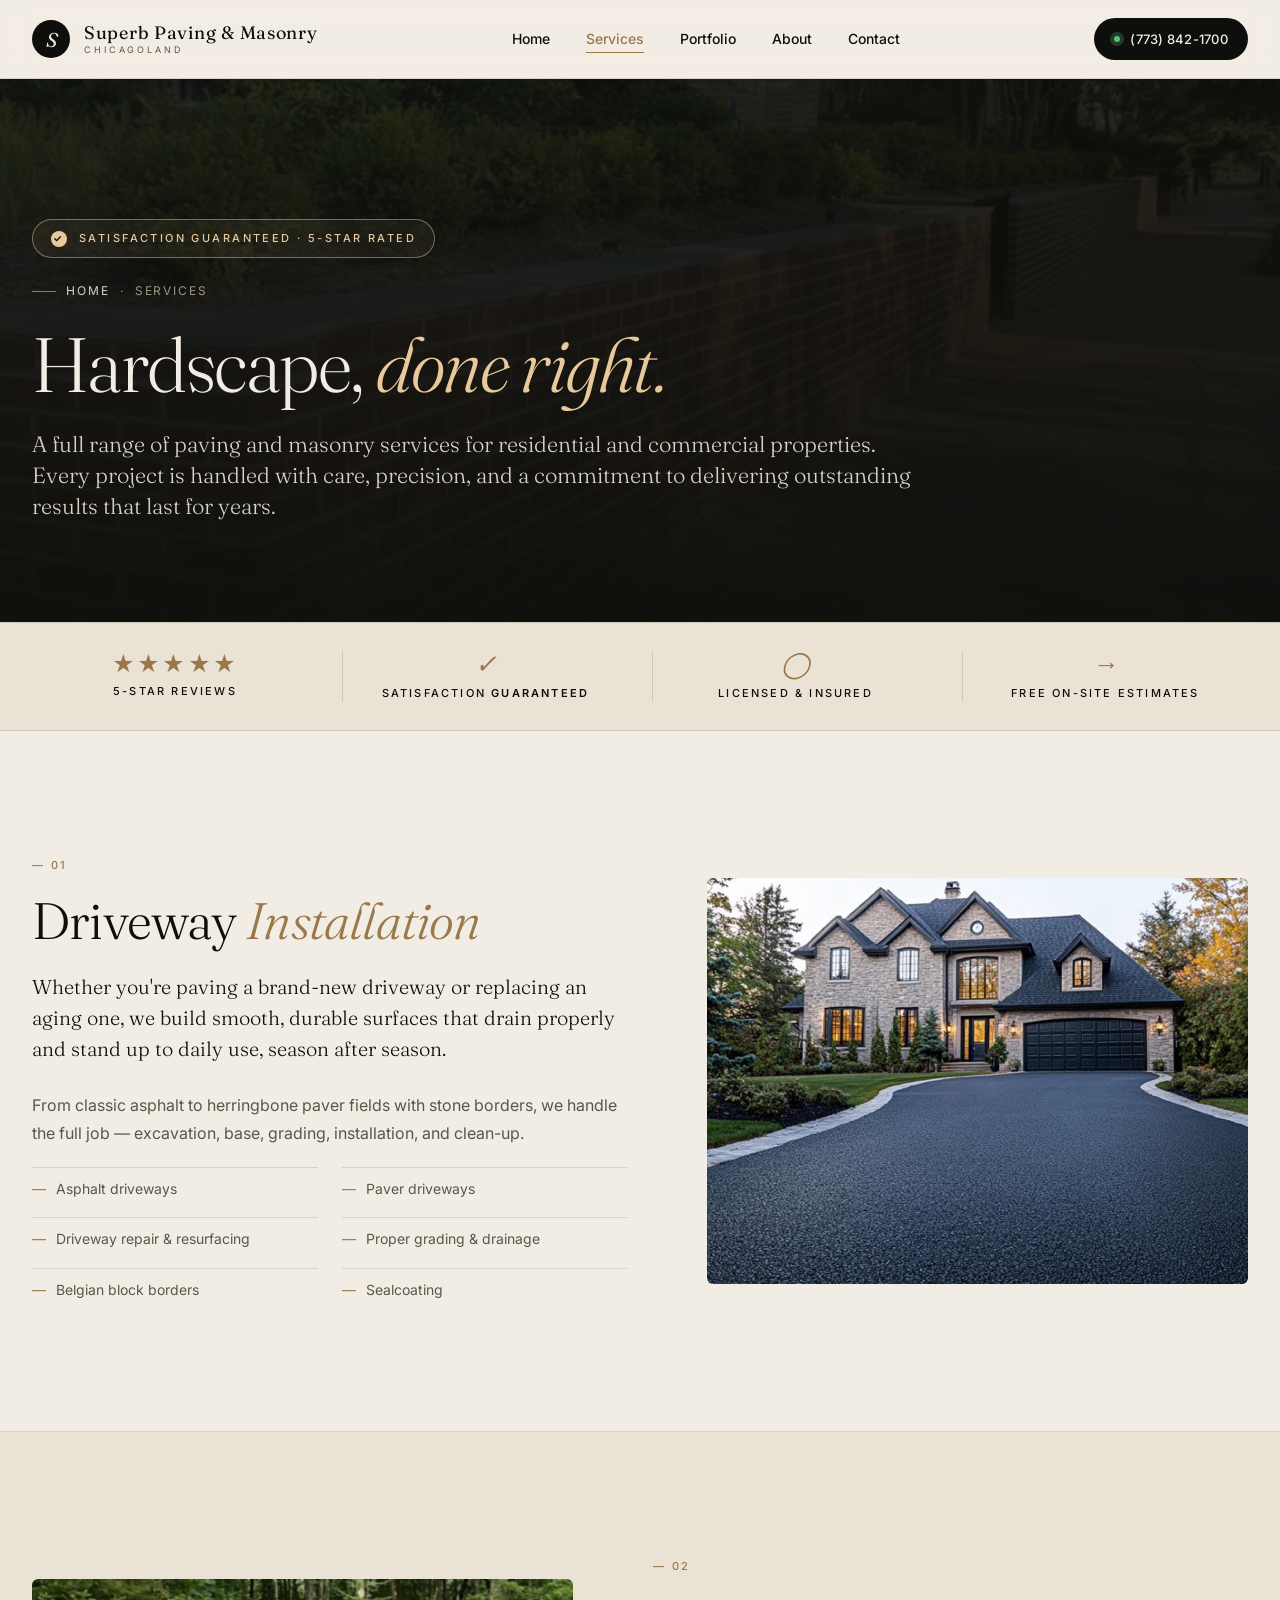
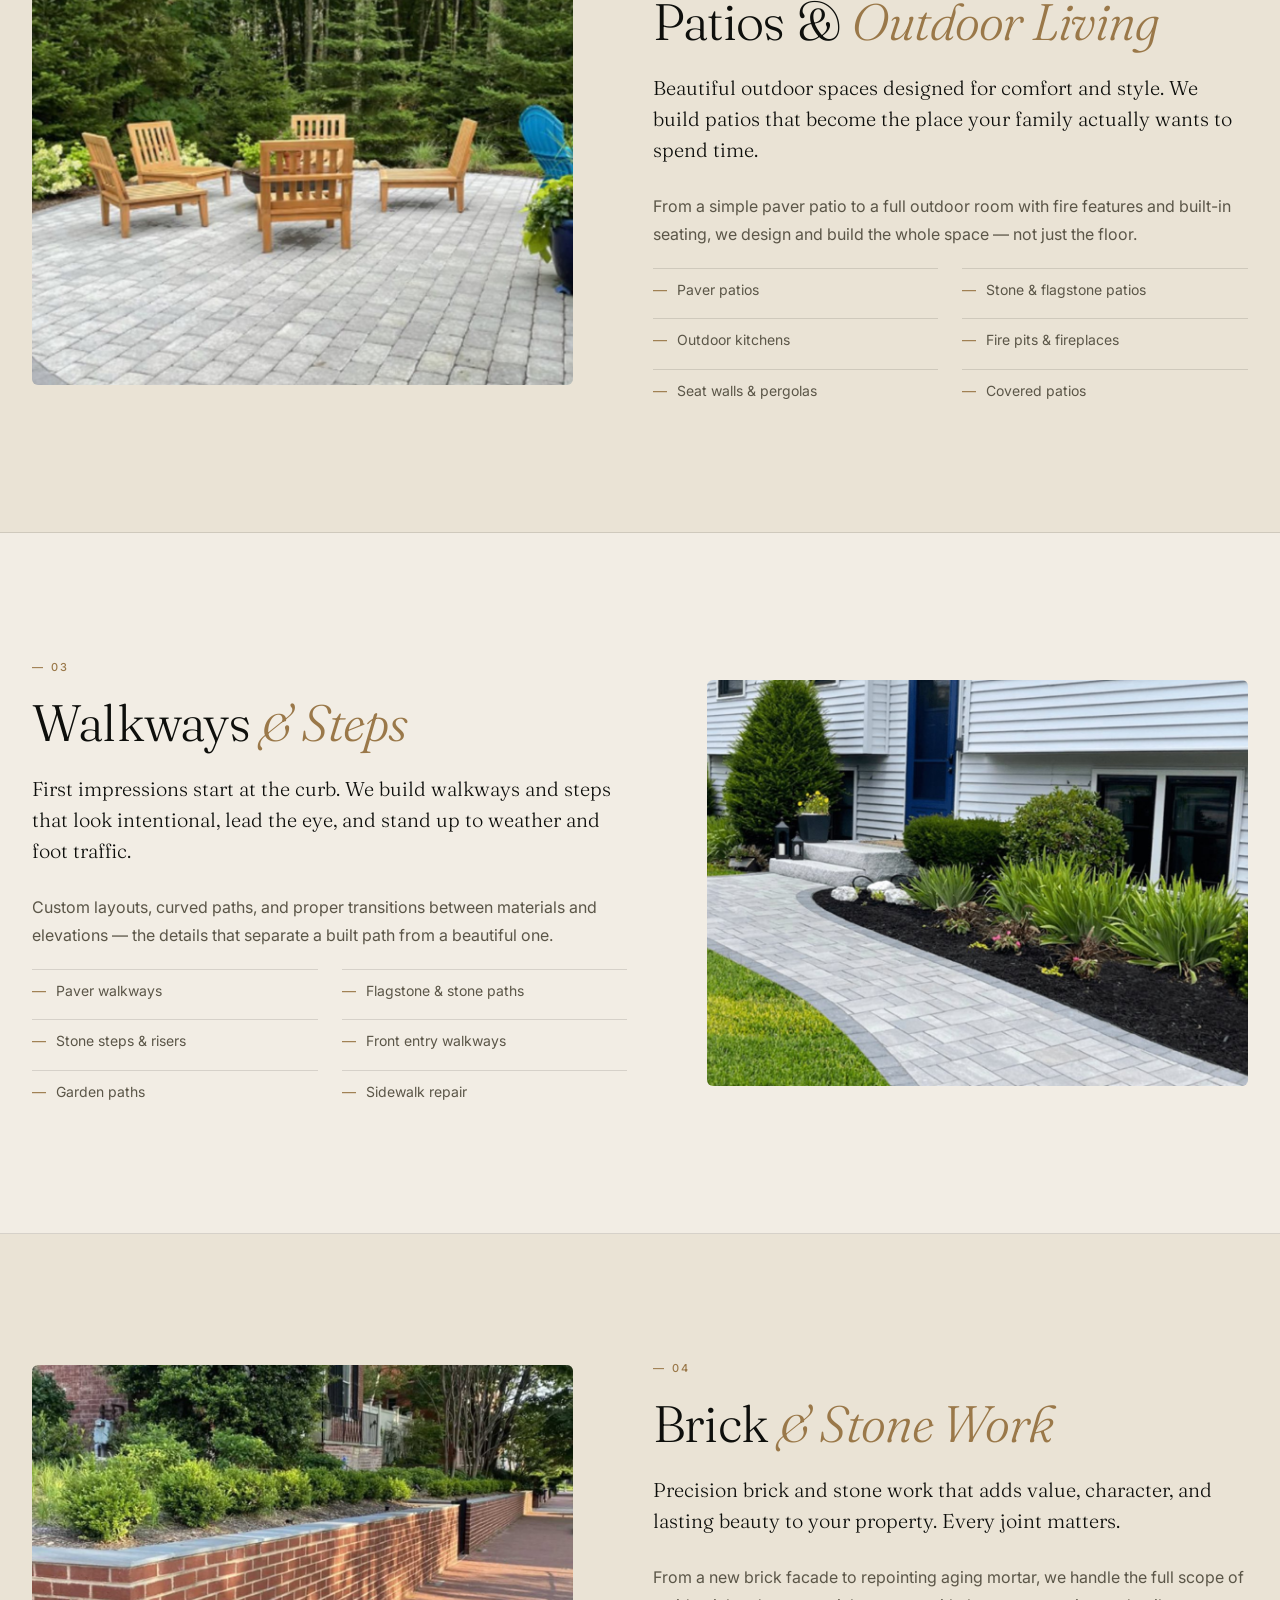
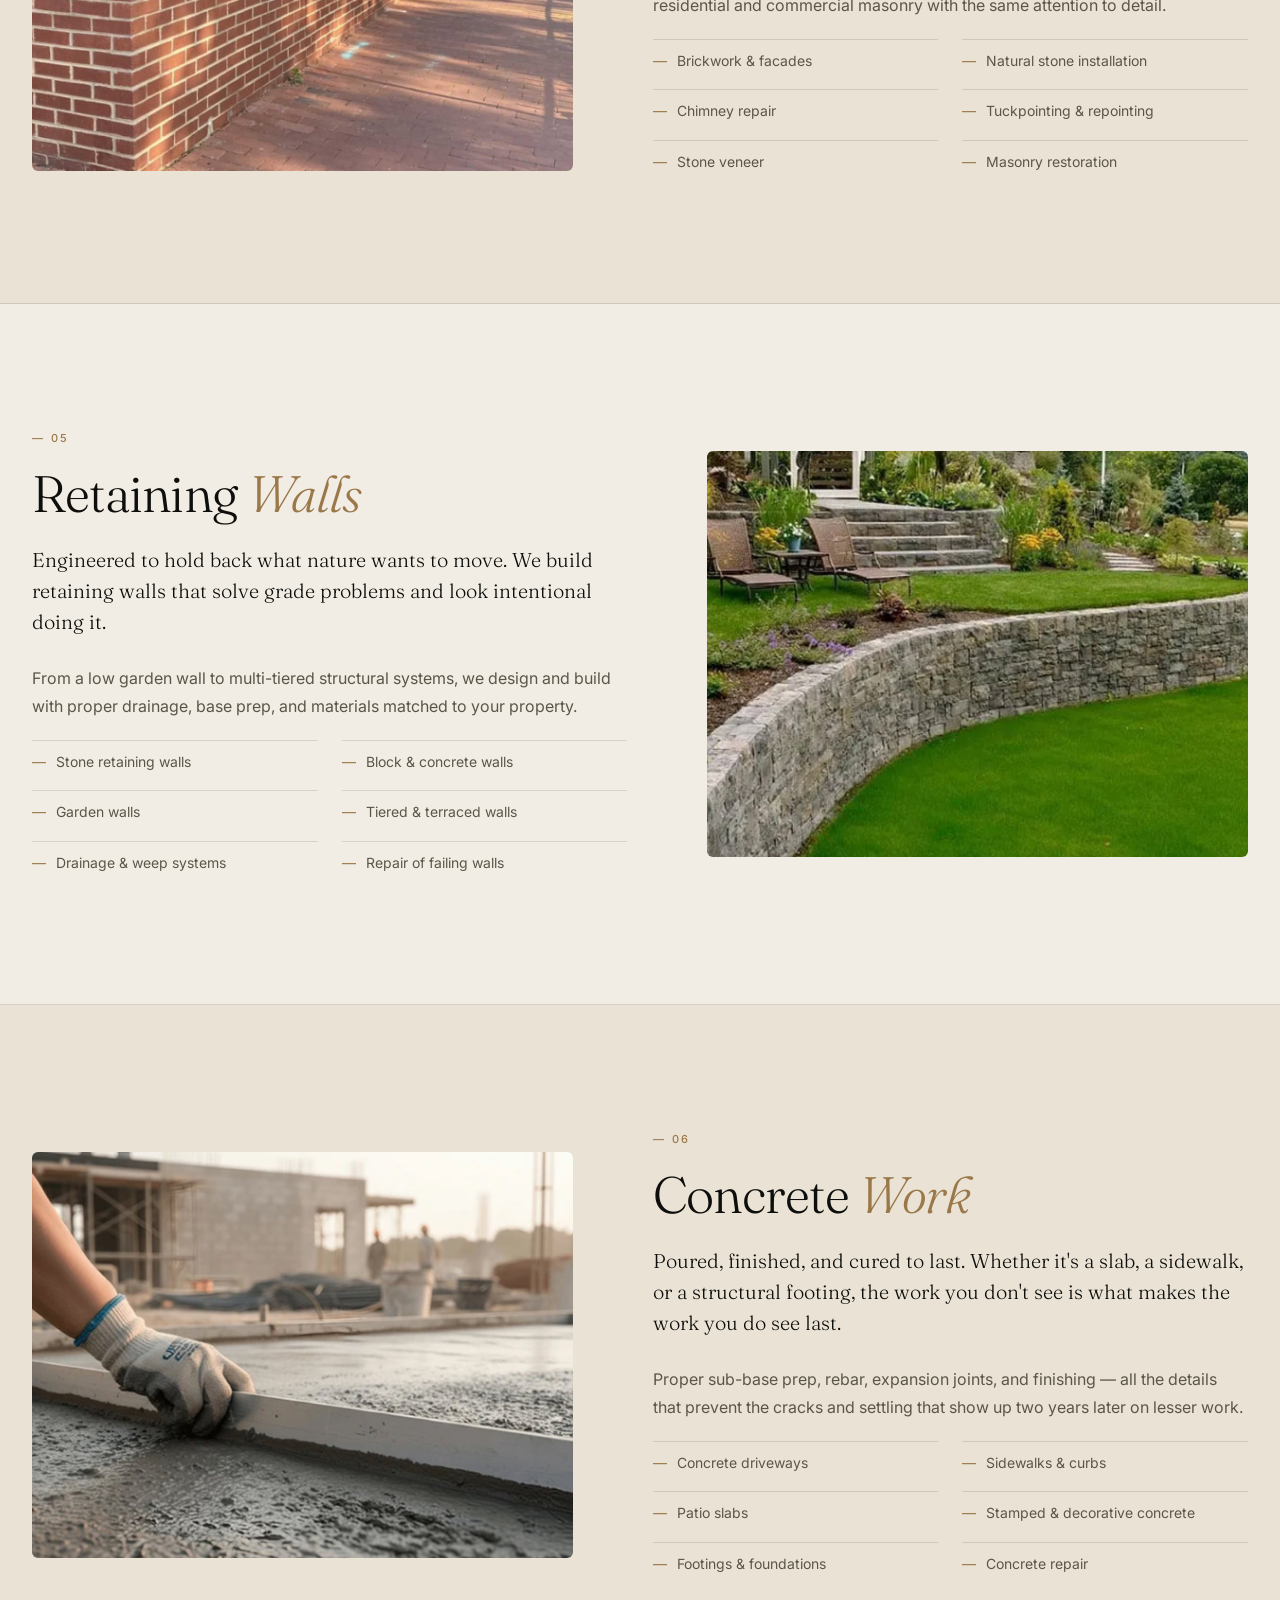
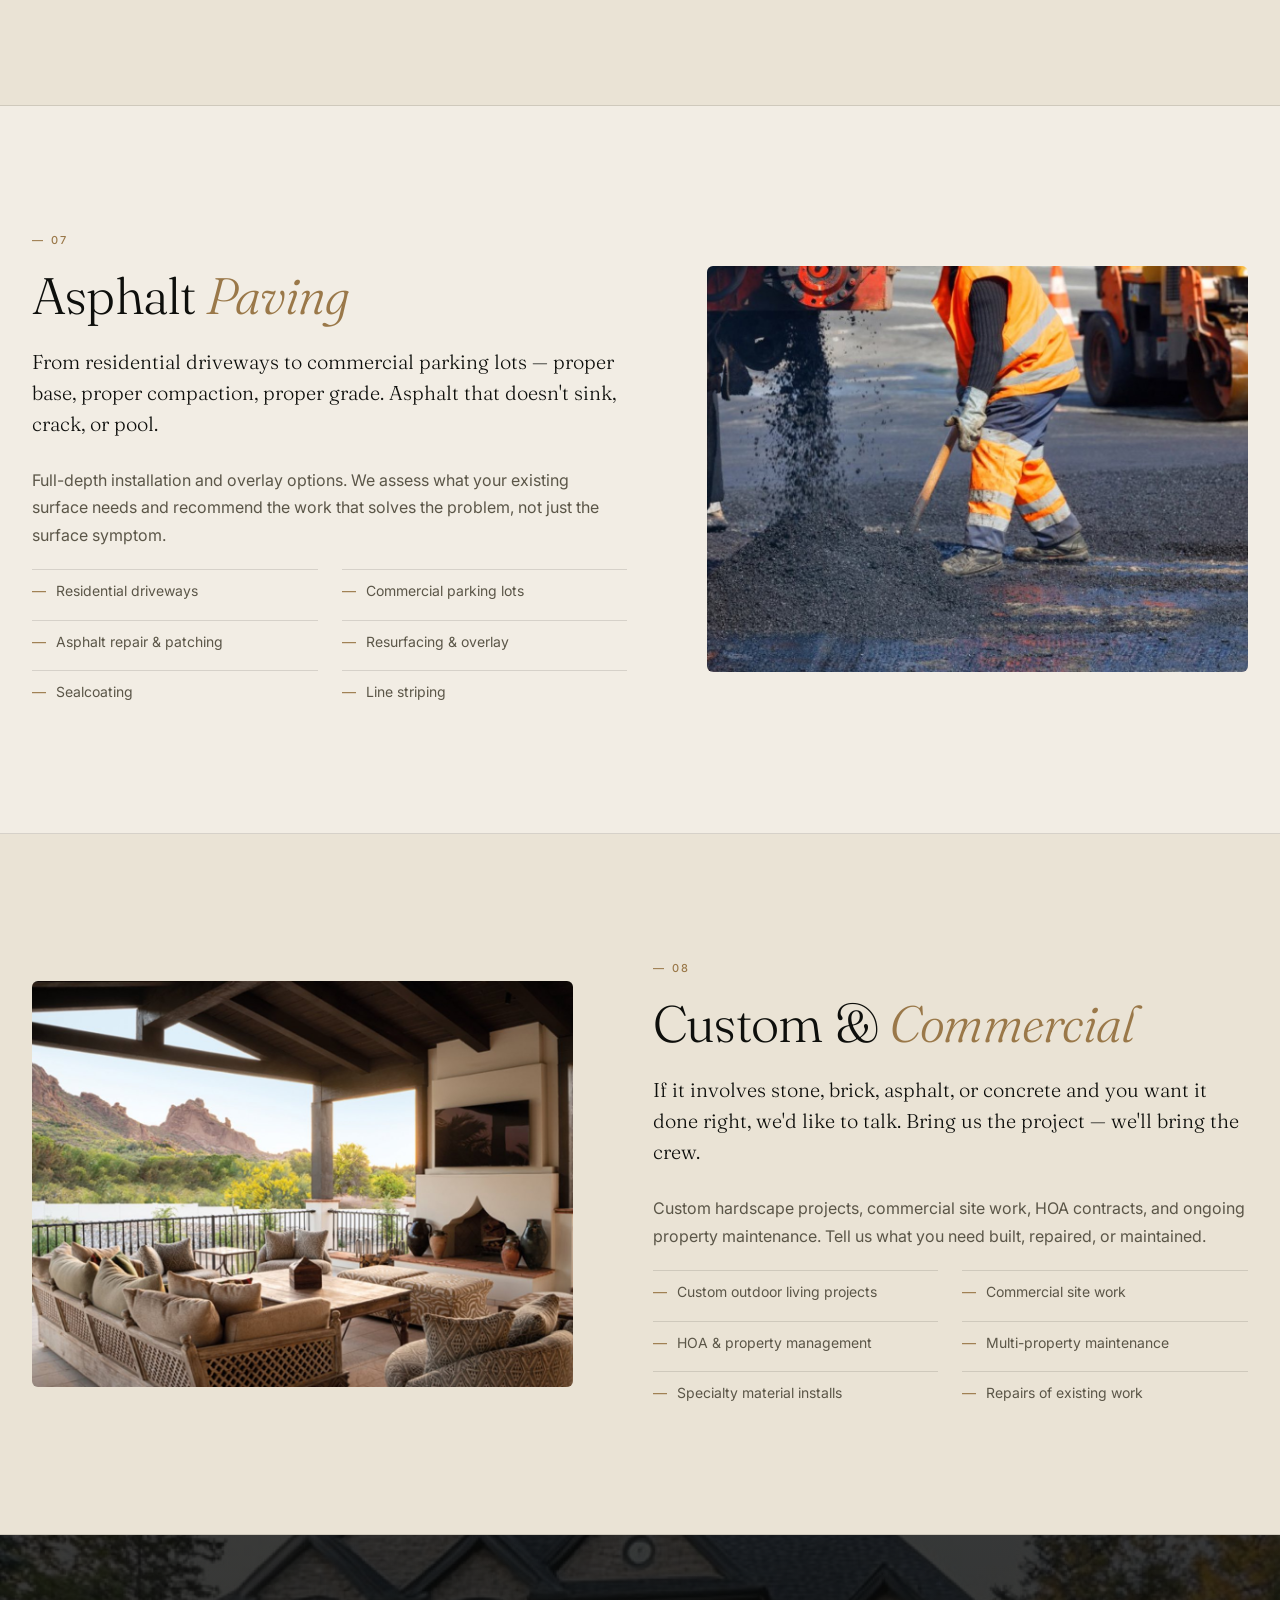
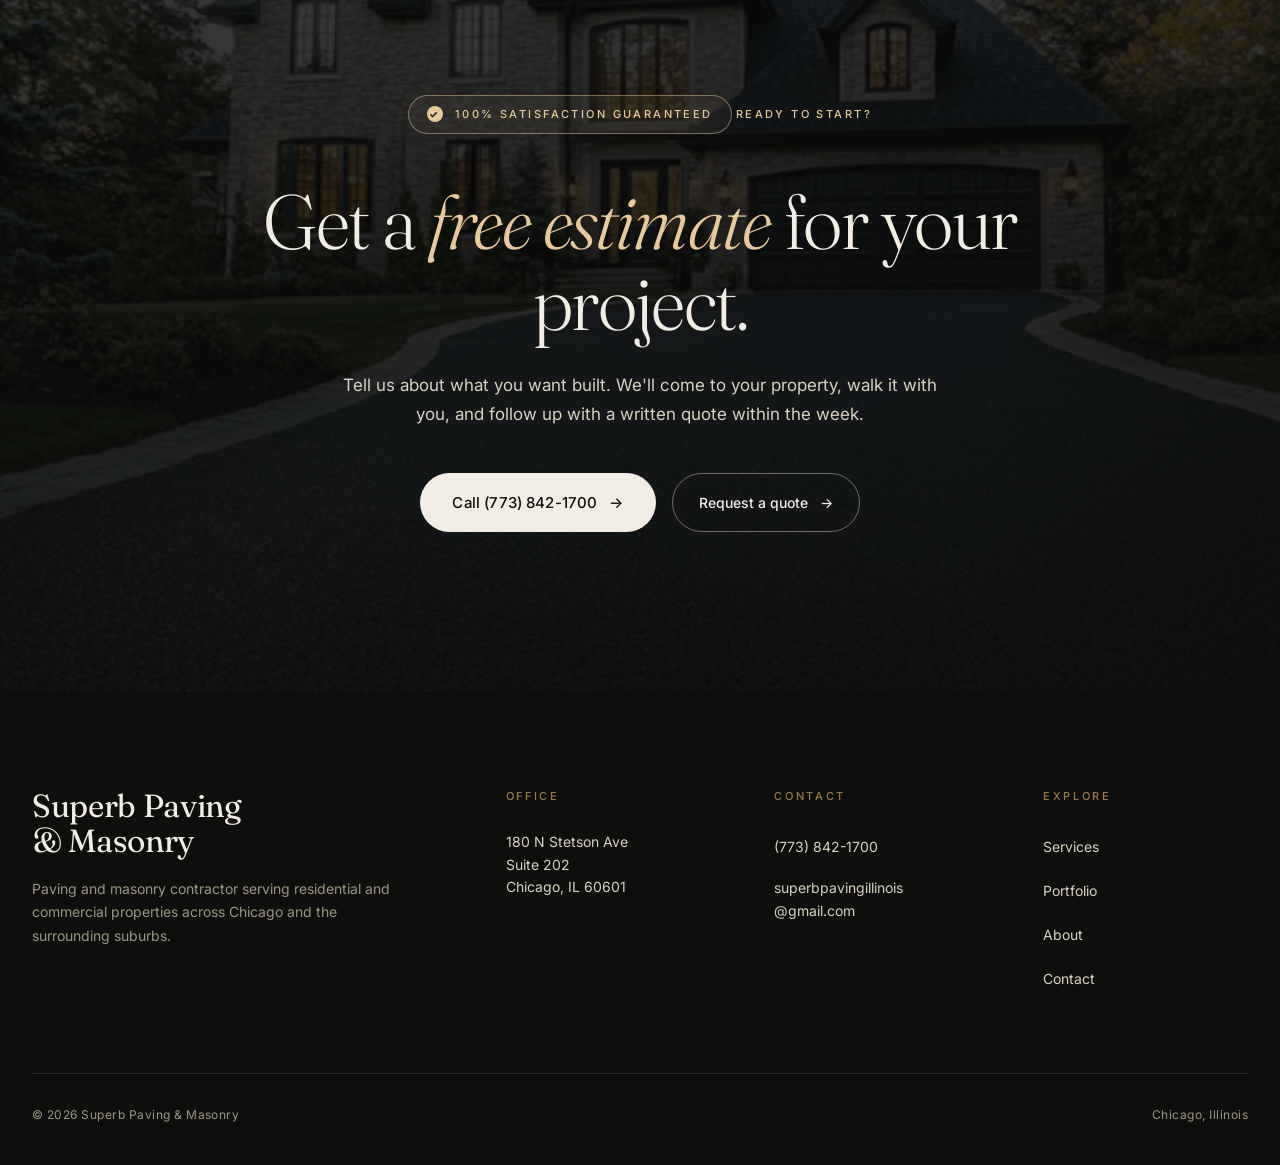
<file: services.html>
<!doctype html>
<html lang="en">
<head>
<meta charset="utf-8" />
<meta name="viewport" content="width=device-width,initial-scale=1" />
<title>Paving & Masonry Services in Chicago, IL | Superb Paving</title>
<meta name="description" content="Driveway installation, custom patios, walkways, brick and stone masonry, retaining walls, concrete work. Serving Chicago and the surrounding suburbs." />
<link rel="preconnect" href="https://fonts.googleapis.com">
<link rel="preconnect" href="https://fonts.gstatic.com" crossorigin>
<link href="https://fonts.googleapis.com/css2?family=Fraunces:opsz,wght@9..144,300;9..144,400;9..144,500;9..144,600;9..144,700&family=Inter:wght@300;400;500;600&display=swap" rel="stylesheet">
<link rel="stylesheet" href="styles.css">
<link rel="canonical" href="https://www.superbpavingmasonry.com/services.html">
<meta property="og:site_name" content="Superb Paving & Masonry">
<meta property="og:locale" content="en_US">
<meta property="og:url" content="https://www.superbpavingmasonry.com/services.html">
<meta property="og:image" content="https://www.superbpavingmasonry.com/img/serv_0006.jpg">
<meta name="twitter:card" content="summary_large_image">
<meta name="twitter:title" content="Paving & Masonry Services in Chicago, IL | Superb Paving">
<meta name="twitter:description" content="Driveway installation, custom patios, walkways, brick and stone masonry, retaining walls, concrete work. Serving Chicago and the surrounding suburbs.">
<meta name="twitter:image" content="https://www.superbpavingmasonry.com/img/serv_0006.jpg">
<meta name="theme-color" content="#0E0F0C">
<meta name="geo.region" content="US-IL">
<meta name="geo.placename" content="Chicago">
<meta name="geo.position" content="41.8858;-87.6216">
<meta name="ICBM" content="41.8858, -87.6216">
<link rel="icon" type="image/svg+xml" href="favicon.svg">
<link rel="apple-touch-icon" href="apple-touch-icon.png">
<script type="application/ld+json">
{
  "@context": "https://schema.org",
  "@type": "GeneralContractor",
  "@id": "https://www.superbpavingmasonry.com/#business",
  "name": "Superb Paving & Masonry",
  "alternateName": "Superb Paving and Masonry",
  "description": "Paving and masonry contractor serving residential and commercial properties across Chicago and the surrounding suburbs. Specializing in driveways, patios, walkways, brick and stone work, retaining walls, and concrete.",
  "url": "https://www.superbpavingmasonry.com/",
  "telephone": "+1-773-842-1700",
  "email": "superbpavingillinois@gmail.com",
  "image": "https://www.superbpavingmasonry.com/img/home.jpg",
  "priceRange": "$$",
  "address": {
    "@type": "PostalAddress",
    "streetAddress": "180 North Stetson Avenue, Suite 202",
    "addressLocality": "Chicago",
    "addressRegion": "IL",
    "postalCode": "60601",
    "addressCountry": "US"
  },
  "geo": {
    "@type": "GeoCoordinates",
    "latitude": 41.8858,
    "longitude": -87.6216
  },
  "areaServed": [
    {"@type":"City","name":"Chicago","containedInPlace":{"@type":"State","name":"Illinois"}},
    {"@type":"City","name":"Evanston","containedInPlace":{"@type":"State","name":"Illinois"}},
    {"@type":"City","name":"Oak Park","containedInPlace":{"@type":"State","name":"Illinois"}},
    {"@type":"City","name":"Skokie","containedInPlace":{"@type":"State","name":"Illinois"}},
    {"@type":"City","name":"Des Plaines","containedInPlace":{"@type":"State","name":"Illinois"}},
    {"@type":"City","name":"Arlington Heights","containedInPlace":{"@type":"State","name":"Illinois"}},
    {"@type":"City","name":"Schaumburg","containedInPlace":{"@type":"State","name":"Illinois"}},
    {"@type":"City","name":"Oak Lawn","containedInPlace":{"@type":"State","name":"Illinois"}},
    {"@type":"City","name":"Elmhurst","containedInPlace":{"@type":"State","name":"Illinois"}},
    {"@type":"City","name":"Naperville","containedInPlace":{"@type":"State","name":"Illinois"}},
    {"@type":"City","name":"Highland Park","containedInPlace":{"@type":"State","name":"Illinois"}},
    {"@type":"City","name":"Joliet","containedInPlace":{"@type":"State","name":"Illinois"}}
  ],
  "openingHoursSpecification": [
    {"@type":"OpeningHoursSpecification","dayOfWeek":["Monday","Tuesday","Wednesday","Thursday","Friday"],"opens":"08:00","closes":"18:00"},
    {"@type":"OpeningHoursSpecification","dayOfWeek":"Saturday","opens":"09:00","closes":"15:00","description":"By appointment"}
  ],
  "hasOfferCatalog": {
    "@type": "OfferCatalog",
    "name": "Paving & Masonry Services",
    "itemListElement": [
      {"@type":"Offer","itemOffered":{"@type":"Service","name":"Driveway Installation","description":"Asphalt and paver driveways for residential and commercial properties."}},
      {"@type":"Offer","itemOffered":{"@type":"Service","name":"Patio Construction","description":"Custom paver and stone patios, outdoor living spaces."}},
      {"@type":"Offer","itemOffered":{"@type":"Service","name":"Walkways & Steps","description":"Paver walkways, flagstone paths, stone steps."}},
      {"@type":"Offer","itemOffered":{"@type":"Service","name":"Brick & Stone Work","description":"Brick facades, natural stone, chimney repair, tuckpointing."}},
      {"@type":"Offer","itemOffered":{"@type":"Service","name":"Retaining Walls","description":"Stone and block retaining walls with proper drainage."}},
      {"@type":"Offer","itemOffered":{"@type":"Service","name":"Concrete Work","description":"Concrete driveways, sidewalks, slabs, foundations."}},
      {"@type":"Offer","itemOffered":{"@type":"Service","name":"Asphalt Paving","description":"Residential and commercial asphalt paving and repair."}},
      {"@type":"Offer","itemOffered":{"@type":"Service","name":"Masonry Repairs","description":"Repointing, restoration, chimney repair."}}
    ]
  }
}
</script>
<script type="application/ld+json">{"@context": "https://schema.org", "@type": "BreadcrumbList", "itemListElement": [{"@type": "ListItem", "position": 1, "name": "Home", "item": "https://www.superbpavingmasonry.com/"}, {"@type": "ListItem", "position": 2, "name": "Services", "item": "https://www.superbpavingmasonry.com/services.html"}]}</script>

</head>
<body>

<!-- NAV -->
<header class="nav">
  <div class="nav-inner">
    <a href="index.html" class="brand" aria-label="Home">
      <div class="brand-mark">S</div>
      <div class="brand-name">Superb Paving & Masonry<small>Chicagoland</small></div>
    </a>
    <nav>
      <ul class="nav-links">
        <li><a href="index.html">Home</a></li>
        <li><a href="services.html" aria-current="page">Services</a></li>
        <li><a href="portfolio.html">Portfolio</a></li>
        <li><a href="about.html">About</a></li>
        <li><a href="contact.html">Contact</a></li>
      </ul>
    </nav>
    <a href="tel:7738421700" class="nav-cta"><span class="dot"></span> <span>(773) 842-1700</span></a>
    <button class="nav-toggle" aria-label="Open menu"><span></span></button>
  </div>
</header>

<!-- PAGE HERO -->
<section class="page-hero" style="--bg:url('img/serv_0006.jpg')">
  <div class="container">
    <div class="guarantee-callout"><span class="check">✓</span> Satisfaction Guaranteed · 5-Star Rated</div>
    <div class="crumbs"><a href="index.html">Home</a><span>·</span><span>Services</span></div>
    <h1>Hardscape, <em>done right.</em></h1>
    <p class="lede">A full range of paving and masonry services for residential and commercial properties. Every project is handled with care, precision, and a commitment to delivering outstanding results that last for years.</p>
  </div>
</section>

<!-- TRUST STRIP -->
<section class="trust-strip">
  <div class="container">
    <div class="trust-row">
      <div class="trust-item">
        <div class="trust-stars" aria-label="5 star rated">★★★★★</div>
        <div class="trust-label">5-Star Reviews</div>
      </div>
      <div class="trust-item">
        <div class="trust-mark">✓</div>
        <div class="trust-label">Satisfaction <strong>Guaranteed</strong></div>
      </div>
      <div class="trust-item">
        <div class="trust-mark">◯</div>
        <div class="trust-label">Licensed &amp; Insured</div>
      </div>
      <div class="trust-item">
        <div class="trust-mark">→</div>
        <div class="trust-label">Free On-Site Estimates</div>
      </div>
    </div>
  </div>
</section>



<!-- SERVICE DETAIL: DRIVEWAYS -->
<section id="driveways" class="svc-detail">
  <div class="container">
    <div class="svc-detail-grid">
      <img src="img/home.jpg" alt="Asphalt driveway in front of stone home">
      <div class="reveal">
        <span class="num">— 01</span>
        <h2>Driveway <em>Installation</em></h2>
        <p class="desc">Whether you're paving a brand-new driveway or replacing an aging one, we build smooth, durable surfaces that drain properly and stand up to daily use, season after season.</p>
        <p style="color:var(--muted);line-height:1.7;margin-bottom:20px">From classic asphalt to herringbone paver fields with stone borders, we handle the full job — excavation, base, grading, installation, and clean-up.</p>
        <ul>
          <li>Asphalt driveways</li>
          <li>Paver driveways</li>
          <li>Driveway repair & resurfacing</li>
          <li>Proper grading & drainage</li>
          <li>Belgian block borders</li>
          <li>Sealcoating</li>
        </ul>
      </div>
    </div>
  </div>
</section>

<!-- SERVICE DETAIL: PATIOS -->
<section id="patios" class="svc-detail" style="background:var(--paper)">
  <div class="container">
    <div class="svc-detail-grid">
      <img src="img/serv_0008.jpg" alt="Paver patio with seating">
      <div class="reveal">
        <span class="num">— 02</span>
        <h2>Patios & <em>Outdoor Living</em></h2>
        <p class="desc">Beautiful outdoor spaces designed for comfort and style. We build patios that become the place your family actually wants to spend time.</p>
        <p style="color:var(--muted);line-height:1.7;margin-bottom:20px">From a simple paver patio to a full outdoor room with fire features and built-in seating, we design and build the whole space — not just the floor.</p>
        <ul>
          <li>Paver patios</li>
          <li>Stone & flagstone patios</li>
          <li>Outdoor kitchens</li>
          <li>Fire pits & fireplaces</li>
          <li>Seat walls & pergolas</li>
          <li>Covered patios</li>
        </ul>
      </div>
    </div>
  </div>
</section>

<!-- SERVICE DETAIL: WALKWAYS -->
<section id="walkways" class="svc-detail">
  <div class="container">
    <div class="svc-detail-grid">
      <img src="img/serv_0007.jpg" alt="Paver walkway with stone steps">
      <div class="reveal">
        <span class="num">— 03</span>
        <h2>Walkways <em>& Steps</em></h2>
        <p class="desc">First impressions start at the curb. We build walkways and steps that look intentional, lead the eye, and stand up to weather and foot traffic.</p>
        <p style="color:var(--muted);line-height:1.7;margin-bottom:20px">Custom layouts, curved paths, and proper transitions between materials and elevations — the details that separate a built path from a beautiful one.</p>
        <ul>
          <li>Paver walkways</li>
          <li>Flagstone & stone paths</li>
          <li>Stone steps & risers</li>
          <li>Front entry walkways</li>
          <li>Garden paths</li>
          <li>Sidewalk repair</li>
        </ul>
      </div>
    </div>
  </div>
</section>

<!-- SERVICE DETAIL: MASONRY -->
<section id="masonry" class="svc-detail" style="background:var(--paper)">
  <div class="container">
    <div class="svc-detail-grid">
      <img src="img/serv_0006.jpg" alt="Brick masonry wall and walkway">
      <div class="reveal">
        <span class="num">— 04</span>
        <h2>Brick <em>& Stone Work</em></h2>
        <p class="desc">Precision brick and stone work that adds value, character, and lasting beauty to your property. Every joint matters.</p>
        <p style="color:var(--muted);line-height:1.7;margin-bottom:20px">From a new brick facade to repointing aging mortar, we handle the full scope of residential and commercial masonry with the same attention to detail.</p>
        <ul>
          <li>Brickwork & facades</li>
          <li>Natural stone installation</li>
          <li>Chimney repair</li>
          <li>Tuckpointing & repointing</li>
          <li>Stone veneer</li>
          <li>Masonry restoration</li>
        </ul>
      </div>
    </div>
  </div>
</section>

<!-- SERVICE DETAIL: RETAINING WALLS -->
<section id="walls" class="svc-detail">
  <div class="container">
    <div class="svc-detail-grid">
      <img src="img/serv_0004.jpg" alt="Curved stone retaining wall in landscaped yard">
      <div class="reveal">
        <span class="num">— 05</span>
        <h2>Retaining <em>Walls</em></h2>
        <p class="desc">Engineered to hold back what nature wants to move. We build retaining walls that solve grade problems and look intentional doing it.</p>
        <p style="color:var(--muted);line-height:1.7;margin-bottom:20px">From a low garden wall to multi-tiered structural systems, we design and build with proper drainage, base prep, and materials matched to your property.</p>
        <ul>
          <li>Stone retaining walls</li>
          <li>Block & concrete walls</li>
          <li>Garden walls</li>
          <li>Tiered & terraced walls</li>
          <li>Drainage & weep systems</li>
          <li>Repair of failing walls</li>
        </ul>
      </div>
    </div>
  </div>
</section>

<!-- SERVICE DETAIL: CONCRETE -->
<section id="concrete" class="svc-detail" style="background:var(--paper)">
  <div class="container">
    <div class="svc-detail-grid">
      <img src="img/serv_0005.jpg" alt="Concrete work in progress">
      <div class="reveal">
        <span class="num">— 06</span>
        <h2>Concrete <em>Work</em></h2>
        <p class="desc">Poured, finished, and cured to last. Whether it's a slab, a sidewalk, or a structural footing, the work you don't see is what makes the work you do see last.</p>
        <p style="color:var(--muted);line-height:1.7;margin-bottom:20px">Proper sub-base prep, rebar, expansion joints, and finishing — all the details that prevent the cracks and settling that show up two years later on lesser work.</p>
        <ul>
          <li>Concrete driveways</li>
          <li>Sidewalks & curbs</li>
          <li>Patio slabs</li>
          <li>Stamped & decorative concrete</li>
          <li>Footings & foundations</li>
          <li>Concrete repair</li>
        </ul>
      </div>
    </div>
  </div>
</section>

<!-- SERVICE DETAIL: ASPHALT -->
<section id="asphalt" class="svc-detail">
  <div class="container">
    <div class="svc-detail-grid">
      <img src="img/serv_0001.jpg" alt="Asphalt paving in progress">
      <div class="reveal">
        <span class="num">— 07</span>
        <h2>Asphalt <em>Paving</em></h2>
        <p class="desc">From residential driveways to commercial parking lots — proper base, proper compaction, proper grade. Asphalt that doesn't sink, crack, or pool.</p>
        <p style="color:var(--muted);line-height:1.7;margin-bottom:20px">Full-depth installation and overlay options. We assess what your existing surface needs and recommend the work that solves the problem, not just the surface symptom.</p>
        <ul>
          <li>Residential driveways</li>
          <li>Commercial parking lots</li>
          <li>Asphalt repair & patching</li>
          <li>Resurfacing & overlay</li>
          <li>Sealcoating</li>
          <li>Line striping</li>
        </ul>
      </div>
    </div>
  </div>
</section>

<!-- SERVICE DETAIL: CUSTOM / COMMERCIAL -->
<section id="custom" class="svc-detail" style="background:var(--paper)">
  <div class="container">
    <div class="svc-detail-grid">
      <img src="img/serv_0002.jpg" alt="Custom outdoor living space">
      <div class="reveal">
        <span class="num">— 08</span>
        <h2>Custom & <em>Commercial</em></h2>
        <p class="desc">If it involves stone, brick, asphalt, or concrete and you want it done right, we'd like to talk. Bring us the project — we'll bring the crew.</p>
        <p style="color:var(--muted);line-height:1.7;margin-bottom:20px">Custom hardscape projects, commercial site work, HOA contracts, and ongoing property maintenance. Tell us what you need built, repaired, or maintained.</p>
        <ul>
          <li>Custom outdoor living projects</li>
          <li>Commercial site work</li>
          <li>HOA & property management</li>
          <li>Multi-property maintenance</li>
          <li>Specialty material installs</li>
          <li>Repairs of existing work</li>
        </ul>
      </div>
    </div>
  </div>
</section>

<!-- CTA -->
<section class="cta" style="--bg:url('img/home.jpg')">
  <div class="cta-inner">
    <div class="guarantee-callout"><span class="check">✓</span> 100% Satisfaction Guaranteed</div>
    <span class="eyebrow" style="color:#E8C99B">Ready to start?</span>
    <h2>Get a <em>free estimate</em> for your project.</h2>
    <p>Tell us about what you want built. We'll come to your property, walk it with you, and follow up with a written quote within the week.</p>
    <div style="display:flex;gap:16px;justify-content:center;flex-wrap:wrap">
      <a href="tel:7738421700" class="btn-primary">Call (773) 842-1700 <span class="arrow">→</span></a>
      <a href="contact.html" class="btn-ghost">Request a quote <span class="arrow">→</span></a>
    </div>
  </div>
</section>

<!-- FOOTER -->
<footer>
  <div class="container">
    <div class="ft-grid">
      <div class="ft-brand">
        <h3>Superb Paving<br>& Masonry</h3>
        <p>Paving and masonry contractor serving residential and commercial properties across Chicago and the surrounding suburbs.</p>
      </div>
      <div class="ft-col"><h5>Office</h5><p>180 N Stetson Ave<br>Suite 202<br>Chicago, IL 60601</p></div>
      <div class="ft-col"><h5>Contact</h5><a href="tel:7738421700">(773) 842-1700</a><a href="mailto:superbpavingillinois@gmail.com">superbpavingillinois<br>@gmail.com</a></div>
      <div class="ft-col"><h5>Explore</h5><a href="services.html">Services</a><a href="portfolio.html">Portfolio</a><a href="about.html">About</a><a href="contact.html">Contact</a></div>
    </div>
    <div class="ft-bottom"><div>© 2026 Superb Paving & Masonry</div><div>Chicago, Illinois</div></div>
  </div>
</footer>

<script>
  document.querySelectorAll('.cta, .page-hero').forEach(el => {
    const m = el.getAttribute('style') && el.getAttribute('style').match(/--bg:\s*url\(['"]?([^'")]+)['"]?\)/);
    if (m && m[1]) {
      const sel = el.classList.contains('cta') ? '.cta::before' : '.page-hero::before';
      const s = document.createElement('style');
      el.id = el.id || 'bg-' + Math.random().toString(36).slice(2,8);
      s.textContent = `#${el.id}::before{background-image:url(${m[1]})}`;
      document.head.appendChild(s);
    }
  });
  // Mark JS as loaded so progressive-enhancement reveal kicks in
  document.documentElement.classList.add('js-loaded');
  // Reveal-on-scroll with generous rootMargin so it fires before the element enters viewport
  const io = new IntersectionObserver((entries) => {
    entries.forEach(e => { if (e.isIntersecting) { e.target.classList.add('in'); io.unobserve(e.target); } });
  }, { threshold: 0, rootMargin: '0px 0px -10% 0px' });
  document.querySelectorAll('.reveal').forEach(el => io.observe(el));
  // Fail-safe: if anything is still hidden 1.5s after load, force it visible
  window.addEventListener('load', () => {
    setTimeout(() => {
      document.querySelectorAll('.reveal:not(.in)').forEach(el => el.classList.add('in'));
    }, 1500);
  });
</script>
</body>
</html>
</file>
<file: styles.css>
/* ============================================================
   Superb Paving & Masonry — shared stylesheet
   ============================================================ */

:root{
  --ink:#0E0F0C;
  --ink-2:#1A1B17;
  --bone:#F2EDE4;
  --paper:#EAE3D5;
  --stone:#C9BFAC;
  --bronze:#9A7849;
  --bronze-dk:#6E5631;
  --rule:rgba(14,15,12,.12);
  --muted:#5B5648;
  --serif:"Fraunces","Cormorant Garamond",Georgia,serif;
  --sans:"Inter",-apple-system,BlinkMacSystemFont,"Segoe UI",sans-serif;
}

*{box-sizing:border-box;margin:0;padding:0}
html{scroll-behavior:smooth}
body{
  background:var(--bone);
  color:var(--ink);
  font-family:var(--sans);
  font-weight:400;
  -webkit-font-smoothing:antialiased;
  text-rendering:optimizeLegibility;
  line-height:1.55;
  font-size:16px;
}
img{display:block;max-width:100%;height:auto}
a{color:inherit;text-decoration:none}
button{font:inherit;cursor:pointer;border:none;background:none;color:inherit}
input,select,textarea{font:inherit;color:inherit}

.container{max-width:1360px;margin:0 auto;padding:0 32px}
@media (max-width:680px){.container{padding:0 20px}}

h1,h2,h3,h4{font-family:var(--serif);font-weight:400;letter-spacing:-.01em;line-height:1.05}
.eyebrow{
  font-family:var(--sans);
  text-transform:uppercase;
  letter-spacing:.22em;
  font-size:11px;
  font-weight:500;
  color:var(--bronze);
}
.lede{font-family:var(--serif);font-weight:300;font-size:clamp(20px,2vw,26px);line-height:1.4;color:var(--ink)}

/* ============================================================
   Navigation
   ============================================================ */
.nav{
  position:sticky;top:0;z-index:50;
  background:rgba(242,237,228,.85);
  backdrop-filter:blur(14px);
  -webkit-backdrop-filter:blur(14px);
  border-bottom:1px solid var(--rule);
}
.nav-inner{
  display:flex;align-items:center;justify-content:space-between;
  padding:18px 32px;max-width:1360px;margin:0 auto;
}
.brand{display:flex;align-items:center;gap:14px}
.brand-mark{
  width:38px;height:38px;border-radius:50%;
  background:var(--ink);color:var(--bone);
  display:grid;place-items:center;
  font-family:var(--serif);font-size:20px;font-style:italic;
}
.brand-name{font-family:var(--serif);font-size:18px;letter-spacing:.04em;line-height:1.15}
.brand-name small{
  display:block;font-family:var(--sans);font-size:9px;
  letter-spacing:.32em;text-transform:uppercase;color:var(--muted);margin-top:2px;
}
.nav-links{display:flex;gap:36px;font-size:14px;font-weight:500;list-style:none}
.nav-links a{position:relative;padding:6px 0;transition:color .2s}
.nav-links a:hover,.nav-links a[aria-current="page"]{color:var(--bronze)}
.nav-links a[aria-current="page"]::after{
  content:"";position:absolute;left:0;right:0;bottom:0;
  height:1px;background:var(--bronze);
}
.nav-cta{
  display:inline-flex;align-items:center;gap:10px;
  background:var(--ink);color:var(--bone);
  padding:11px 20px;border-radius:999px;
  font-size:13px;font-weight:500;letter-spacing:.02em;
  transition:transform .2s ease,background .2s ease;
}
.nav-cta:hover{background:var(--bronze-dk);transform:translateY(-1px)}
.nav-cta .dot{width:6px;height:6px;border-radius:50%;background:#5DBE7C;box-shadow:0 0 0 4px rgba(93,190,124,.25)}
.nav-toggle{display:none;width:38px;height:38px;border-radius:8px;align-items:center;justify-content:center}
.nav-toggle span{width:18px;height:1.5px;background:var(--ink);position:relative}
.nav-toggle span::before,.nav-toggle span::after{content:"";position:absolute;left:0;width:18px;height:1.5px;background:var(--ink)}
.nav-toggle span::before{top:-6px}
.nav-toggle span::after{top:6px}
@media (max-width:880px){
  .nav-links{display:none}
  .nav-toggle{display:flex;width:44px;height:44px}
  .nav-inner{padding:14px 20px;gap:8px}
  .nav-cta{padding:12px 16px;min-height:44px;font-size:13px}
  .brand-name{font-size:15px}
  .brand-name small{font-size:8px;letter-spacing:.28em}
  .brand-mark{width:34px;height:34px;font-size:17px}
}
@media (max-width:420px){
  /* On very narrow screens, swap nav phone label to "Call" + the number */
  .brand-name small{display:none}
}

/* ============================================================
   Buttons
   ============================================================ */
.btn-primary{
  display:inline-flex;align-items:center;gap:12px;
  background:var(--bone);color:var(--ink);
  padding:16px 26px;border-radius:999px;
  font-size:14px;font-weight:500;letter-spacing:.01em;
  transition:all .2s ease;
}
.btn-primary:hover{background:#fff;transform:translateY(-1px)}
.btn-dark{
  display:inline-flex;align-items:center;gap:12px;
  background:var(--ink);color:var(--bone);
  padding:16px 26px;border-radius:999px;
  font-size:14px;font-weight:500;letter-spacing:.01em;
  transition:all .2s ease;
}
.btn-dark:hover{background:var(--bronze-dk);transform:translateY(-1px)}
.btn-ghost{
  display:inline-flex;align-items:center;gap:12px;
  border:1px solid rgba(242,237,228,.4);color:var(--bone);
  padding:16px 26px;border-radius:999px;
  font-size:14px;font-weight:500;
  transition:all .2s ease;
}
.btn-ghost:hover{border-color:var(--bone);background:rgba(242,237,228,.05)}
.btn-ghost-dark{
  display:inline-flex;align-items:center;gap:12px;
  border:1px solid var(--rule);color:var(--ink);
  padding:16px 26px;border-radius:999px;
  font-size:14px;font-weight:500;
  transition:all .2s ease;
}
.btn-ghost-dark:hover{border-color:var(--ink);background:rgba(14,15,12,.04)}
.arrow{display:inline-block;transition:transform .2s ease}
.btn-primary:hover .arrow,.btn-dark:hover .arrow,.btn-ghost:hover .arrow,.btn-ghost-dark:hover .arrow{transform:translateX(3px)}

/* ============================================================
   Hero (homepage variant)
   ============================================================ */
.hero{
  position:relative;
  height:min(92vh,860px);
  min-height:620px;
  overflow:hidden;
  color:var(--bone);
  background:#1a1a17;
}
.hero-img{
  position:absolute;inset:0;
  background-size:cover;
  background-position:center;
  background-repeat:no-repeat;
  transform:scale(1.04);
  filter:saturate(.95) contrast(1.05);
}
.hero-grad{
  position:absolute;inset:0;
  background:
    linear-gradient(180deg, rgba(14,15,12,.45) 0%, rgba(14,15,12,.2) 35%, rgba(14,15,12,.9) 100%),
    linear-gradient(90deg, rgba(14,15,12,.6) 0%, rgba(14,15,12,0) 55%);
}
.hero-inner{
  position:relative;z-index:2;
  max-width:1360px;margin:0 auto;padding:0 32px;
  height:100%;display:flex;flex-direction:column;justify-content:flex-end;
  padding-bottom:88px;
}
.hero h1{
  font-size:clamp(38px,7vw,104px);
  font-weight:300;
  max-width:14ch;
  margin:24px 0 28px;
  letter-spacing:-.02em;
  line-height:1.05;
}
@media (max-width:680px){
  .hero{height:auto;min-height:auto;padding:60px 0 40px}
  .hero-inner{padding-bottom:48px}
  .hero h1{font-size:42px;margin:18px 0 22px}
  .hero-meta{gap:24px;padding-top:24px;flex-direction:column;align-items:stretch}
  .hero-meta p{font-size:15px}
  .hero-actions .btn-primary,
  .hero-actions .btn-ghost{justify-content:center}
  .hero-ticker{display:none}
}
.hero h1 em{font-style:italic;font-weight:400;color:#E8C99B}
.hero-meta{
  display:flex;gap:48px;align-items:flex-end;flex-wrap:wrap;
  padding-top:32px;border-top:1px solid rgba(242,237,228,.18);
  max-width:980px;
}
.hero-meta p{max-width:46ch;font-size:15px;color:#D9D2C2;line-height:1.7}
.hero-actions{display:flex;gap:14px;flex-wrap:wrap}

.hero-ticker{
  position:absolute;bottom:0;left:0;right:0;z-index:3;
  border-top:1px solid rgba(242,237,228,.15);
  background:rgba(14,15,12,.4);
  backdrop-filter:blur(8px);
  padding:14px 0;
}
.ticker-inner{
  max-width:1360px;margin:0 auto;padding:0 32px;
  display:flex;justify-content:space-between;gap:32px;flex-wrap:wrap;
  font-size:12px;letter-spacing:.18em;text-transform:uppercase;
  color:#B7AE9A;
}
.ticker-inner span{display:inline-flex;align-items:center;gap:10px}
.ticker-inner span::before{content:"";width:5px;height:5px;border-radius:50%;background:var(--bronze)}

/* ============================================================
   Page hero (interior pages, shorter)
   ============================================================ */
.page-hero{
  position:relative;
  padding:140px 0 100px;
  background:var(--ink);color:var(--bone);
  overflow:hidden;
}
.page-hero::before{
  content:"";position:absolute;inset:0;opacity:.25;
  background-size:cover;background-position:center;
}
.page-hero[data-bg]::before{background-image:var(--bg)}
.page-hero::after{
  content:"";position:absolute;inset:0;
  background:linear-gradient(180deg,rgba(14,15,12,.55),rgba(14,15,12,.95));
}
.page-hero .container{position:relative;z-index:2}
.page-hero h1{
  font-size:clamp(48px,6vw,84px);font-weight:300;
  margin:24px 0 24px;max-width:18ch;letter-spacing:-.02em;
}
.page-hero h1 em{font-style:italic;color:#E8C99B}
.page-hero .lede{color:#D9D2C2;max-width:64ch;font-size:clamp(18px,1.8vw,22px)}
.page-hero .crumbs{
  display:flex;align-items:center;gap:10px;font-size:12px;
  letter-spacing:.16em;text-transform:uppercase;color:#9C9583;
}
.page-hero .crumbs a{color:#D9D2C2}
.page-hero .crumbs a:hover{color:var(--bone)}
.page-hero .crumbs::before{content:"";display:inline-block;width:24px;height:1px;background:var(--bronze)}

/* ============================================================
   Trust strip — 5-star rated, satisfaction guaranteed, etc.
   Sits between the hero and the next section on every page.
   ============================================================ */
.trust-strip{
  background:var(--paper);
  border-top:1px solid var(--rule);
  border-bottom:1px solid var(--rule);
  padding:28px 0;
}
.trust-row{
  display:grid;grid-template-columns:repeat(4,1fr);
  gap:24px;align-items:center;
}
.trust-item{
  display:flex;flex-direction:column;align-items:center;text-align:center;gap:8px;
  padding:0 12px;
}
.trust-item + .trust-item{border-left:1px solid var(--rule)}
.trust-stars{
  font-size:22px;color:var(--bronze);letter-spacing:.1em;line-height:1;
}
.trust-mark{
  font-family:var(--serif);font-style:italic;font-size:26px;
  color:var(--bronze);line-height:1;font-weight:300;
}
.trust-label{
  font-family:var(--sans);font-size:11px;
  letter-spacing:.2em;text-transform:uppercase;
  color:var(--ink);font-weight:500;
}
.trust-label strong{color:var(--ink);font-weight:600}
@media (max-width:780px){
  .trust-row{grid-template-columns:1fr 1fr;gap:24px 8px}
  .trust-item + .trust-item{border-left:none}
  .trust-item:nth-child(3),.trust-item:nth-child(4){border-top:1px solid var(--rule);padding-top:24px}
  .trust-stars{font-size:18px}
  .trust-mark{font-size:22px}
  .trust-label{font-size:10px;letter-spacing:.16em}
}

/* Satisfaction guarantee callout — pill chip for hero/CTA reinforcement */
.guarantee-callout{
  display:inline-flex;align-items:center;gap:12px;
  padding:10px 18px;border:1px solid rgba(232,201,155,.45);border-radius:999px;
  font-size:11px;letter-spacing:.22em;text-transform:uppercase;font-weight:500;
  color:#E8C99B;
  margin-bottom:24px;
  background:rgba(232,201,155,.06);
}
.guarantee-callout .check{
  width:16px;height:16px;border-radius:50%;
  background:#E8C99B;color:var(--ink);
  display:inline-grid;place-items:center;font-size:10px;font-weight:700;
}

/* ============================================================
   Values band
   ============================================================ */
.values{background:var(--ink);color:var(--bone);padding:96px 0}
.values-grid{display:grid;grid-template-columns:repeat(4,1fr);gap:48px}
.val .glyph{font-family:var(--serif);font-size:46px;font-weight:300;color:#E8C99B;line-height:1;font-style:italic;letter-spacing:-.02em}
.val h4{margin-top:18px;font-size:20px;font-weight:500;font-family:var(--serif);color:var(--bone)}
.val p{margin-top:10px;font-size:14px;color:#9C9583;line-height:1.7}
@media (max-width:880px){.values-grid{grid-template-columns:repeat(2,1fr);gap:36px}}

/* ============================================================
   Sections
   ============================================================ */
.section{padding:140px 0}
@media (max-width:780px){.section{padding:88px 0}}
.section-head{
  display:grid;grid-template-columns:1.2fr 2fr;gap:80px;
  align-items:end;margin-bottom:64px;
}
.section-head h2{font-size:clamp(40px,4.5vw,68px);font-weight:300}
.section-head h2 em{font-style:italic;color:var(--bronze)}
@media (max-width:880px){.section-head{grid-template-columns:1fr;gap:24px}}

/* ============================================================
   Services grid (home preview)
   ============================================================ */
.service-grid{display:grid;grid-template-columns:repeat(12,1fr);gap:28px}
.svc{
  grid-column:span 4;
  background:var(--ink);color:var(--bone);
  border-radius:6px;overflow:hidden;position:relative;
  transition:transform .4s ease;display:block;
}
.svc:hover{transform:translateY(-4px)}
.svc:nth-child(1){grid-column:span 6}
.svc:nth-child(2){grid-column:span 6}
.svc:nth-child(3){grid-column:span 4}
.svc:nth-child(4){grid-column:span 4}
.svc:nth-child(5){grid-column:span 4}
@media (max-width:880px){.svc, .svc:nth-child(n){grid-column:span 12}}
.svc-img{aspect-ratio:16/10;overflow:hidden}
.svc-img img{width:100%;height:100%;object-fit:cover;transition:transform .8s ease;filter:saturate(.95)}
.svc:hover .svc-img img{transform:scale(1.06)}
.svc-body{padding:32px 32px 36px;display:flex;justify-content:space-between;align-items:end;gap:24px}
.svc-body h3{font-size:28px;font-weight:400;letter-spacing:-.01em}
.svc-body .num{display:block;font-family:var(--sans);font-size:11px;letter-spacing:.22em;color:var(--bronze);margin-bottom:14px;font-weight:500}
.svc-body p{font-size:14px;color:#B7AE9A;max-width:38ch;line-height:1.6;margin-top:10px}
.svc-arrow{width:46px;height:46px;border-radius:50%;border:1px solid rgba(242,237,228,.3);display:grid;place-items:center;flex-shrink:0;transition:all .3s ease}
.svc:hover .svc-arrow{background:var(--bronze);border-color:var(--bronze);transform:rotate(-45deg)}

/* ============================================================
   Process
   ============================================================ */
.process{background:var(--paper);position:relative;overflow:hidden}
.process::before{
  content:"";position:absolute;top:-10%;right:-10%;
  width:500px;height:500px;border-radius:50%;
  background:radial-gradient(circle, rgba(154,120,73,.12), transparent 70%);
  pointer-events:none;
}
.process-grid{display:grid;grid-template-columns:repeat(4,1fr);gap:32px;position:relative;z-index:1}
.step{padding-top:32px;border-top:1px solid var(--ink)}
.step .n{font-family:var(--serif);font-size:46px;font-weight:300;color:var(--bronze);line-height:1;letter-spacing:-.02em}
.step h4{font-size:22px;font-weight:500;margin:24px 0 10px;font-family:var(--serif)}
.step p{font-size:14px;color:var(--muted);line-height:1.7}
@media (max-width:880px){.process-grid{grid-template-columns:1fr 1fr;gap:28px}}
@media (max-width:560px){.process-grid{grid-template-columns:1fr}}

/* ============================================================
   Portfolio grid
   ============================================================ */
.pf-grid{display:grid;grid-template-columns:repeat(12,1fr);gap:18px}
.pf-item{position:relative;overflow:hidden;border-radius:4px;background:var(--ink);display:block}
.pf-item img{width:100%;height:100%;object-fit:cover;transition:transform .9s ease;filter:saturate(.95)}
.pf-item:hover img{transform:scale(1.04)}
.pf-item .cap{position:absolute;left:24px;bottom:20px;color:var(--bone);z-index:2}
.pf-item .cap .t{font-family:var(--serif);font-size:20px;font-weight:400;letter-spacing:-.005em}
.pf-item .cap .s{font-size:10px;letter-spacing:.22em;text-transform:uppercase;color:#D9D2C2;margin-top:6px}
.pf-item::after{content:"";position:absolute;inset:0;background:linear-gradient(180deg,transparent 45%,rgba(14,15,12,.7));z-index:1;pointer-events:none}
/* Home preview layout */
.pf-1{grid-column:span 7;aspect-ratio:4/3}
.pf-2{grid-column:span 5;aspect-ratio:4/3}
.pf-3{grid-column:span 4;aspect-ratio:1}
.pf-4{grid-column:span 4;aspect-ratio:1}
.pf-5{grid-column:span 4;aspect-ratio:1}
.pf-6{grid-column:span 5;aspect-ratio:4/3}
.pf-7{grid-column:span 7;aspect-ratio:4/3}
/* Full portfolio page (4-column with mixed sizes) */
.pf-row{display:grid;grid-template-columns:repeat(12,1fr);gap:18px;margin-bottom:18px}
.pf-half{grid-column:span 6;aspect-ratio:4/3}
.pf-third{grid-column:span 4;aspect-ratio:1}
.pf-twothird{grid-column:span 8;aspect-ratio:16/9}
@media (max-width:880px){
  .pf-grid > *, .pf-row > *{grid-column:span 12 !important;aspect-ratio:4/3 !important}
}

/* Portfolio filter chips */
.pf-filter{display:flex;gap:10px;flex-wrap:wrap;margin-bottom:48px}
.pf-chip{
  padding:10px 18px;border-radius:999px;border:1px solid var(--rule);
  font-size:13px;letter-spacing:.04em;font-weight:500;
  background:transparent;color:var(--ink);transition:all .2s;
}
.pf-chip:hover{border-color:var(--ink)}
.pf-chip.active{background:var(--ink);color:var(--bone);border-color:var(--ink)}

/* ============================================================
   Promise/quote bar
   ============================================================ */
.promise{background:var(--ink);color:var(--bone);padding:160px 0;position:relative}
.promise-inner{max-width:980px;margin:0 auto;text-align:center;padding:0 32px}
.promise-mark{font-family:var(--serif);font-size:120px;color:var(--bronze);line-height:.6;margin-bottom:28px;font-style:italic}
.promise q{
  quotes:none;font-family:var(--serif);font-weight:300;
  font-size:clamp(28px,3.4vw,46px);line-height:1.3;letter-spacing:-.01em;display:block;
}
.promise q em{color:#E8C99B;font-style:italic}
.promise-cite{margin-top:48px;font-size:12px;letter-spacing:.22em;text-transform:uppercase;color:#9C9583}
.promise-cite strong{color:var(--bone);font-weight:500}

/* ============================================================
   Craft section (image + list)
   ============================================================ */
.craft{background:var(--paper)}
.craft-grid{display:grid;grid-template-columns:1.1fr 1fr;gap:80px;align-items:center}
.craft-grid img{border-radius:6px;aspect-ratio:4/5;object-fit:cover;width:100%}
.craft-list{list-style:none;padding:0}
.craft-list li{display:grid;grid-template-columns:80px 1fr;gap:24px;align-items:start;padding:24px 0;border-bottom:1px solid var(--rule)}
.craft-list li:last-child{border-bottom:none}
.craft-list .lbl{font-family:var(--serif);font-style:italic;color:var(--bronze);font-size:18px}
.craft-list h4{font-size:20px;font-weight:500;font-family:var(--serif);margin-bottom:6px}
.craft-list p{font-size:14px;color:var(--muted);line-height:1.65;max-width:46ch}
@media (max-width:880px){.craft-grid{grid-template-columns:1fr;gap:48px}}

/* ============================================================
   Service area
   ============================================================ */
.area{background:var(--bone);padding-bottom:60px}
.area-grid{display:grid;grid-template-columns:1fr 1fr;gap:80px;align-items:center}
.area-list{display:grid;grid-template-columns:1fr 1fr;gap:8px 32px;margin-top:32px}
.area-list span{
  padding:14px 0;border-bottom:1px solid var(--rule);
  font-family:var(--serif);font-size:18px;letter-spacing:-.005em;
}
.area-list span small{font-family:var(--sans);font-size:11px;letter-spacing:.18em;text-transform:uppercase;color:var(--muted);margin-left:10px}
@media (max-width:880px){.area-grid{grid-template-columns:1fr;gap:36px}}

/* ============================================================
   CTA band
   ============================================================ */
.cta{position:relative;overflow:hidden;color:var(--bone)}
.cta-inner{position:relative;z-index:2;padding:160px 32px;max-width:1360px;margin:0 auto;text-align:center}
.cta::before{
  content:"";position:absolute;inset:0;z-index:0;
  background-size:cover;background-position:center;
  filter:brightness(.4) saturate(.85);
}
.cta::after{content:"";position:absolute;inset:0;z-index:1;background:linear-gradient(180deg,rgba(14,15,12,.5),rgba(14,15,12,.78))}
.cta h2{font-size:clamp(44px,6vw,88px);font-weight:300;max-width:20ch;margin:24px auto 28px;letter-spacing:-.02em}
.cta h2 em{font-style:italic;color:#E8C99B}
.cta p{max-width:54ch;margin:0 auto 44px;color:#D9D2C2;font-size:17px;line-height:1.7}
.cta .btn-primary{padding:18px 32px;font-size:15px}

/* ============================================================
   Service detail blocks (services page)
   ============================================================ */
.svc-detail{padding:120px 0;border-bottom:1px solid var(--rule)}
.svc-detail:last-child{border-bottom:none}
.svc-detail-grid{display:grid;grid-template-columns:1fr 1.1fr;gap:80px;align-items:center}
.svc-detail:nth-child(even) .svc-detail-grid{direction:rtl}
.svc-detail:nth-child(even) .svc-detail-grid > *{direction:ltr}
.svc-detail img{width:100%;aspect-ratio:4/3;object-fit:cover;border-radius:6px}
.svc-detail .num{font-family:var(--sans);font-size:11px;letter-spacing:.22em;color:var(--bronze);font-weight:500}
.svc-detail h2{font-size:clamp(36px,4vw,56px);font-weight:300;margin:18px 0 24px;letter-spacing:-.015em}
.svc-detail h2 em{font-style:italic;color:var(--bronze)}
.svc-detail .desc{font-family:var(--serif);font-weight:300;font-size:20px;line-height:1.55;color:var(--ink);margin-bottom:28px}
.svc-detail ul{list-style:none;padding:0;display:grid;grid-template-columns:1fr 1fr;gap:8px 24px;margin-top:8px}
.svc-detail ul li{
  padding:10px 0;font-size:14px;color:var(--muted);
  display:flex;align-items:start;gap:10px;border-top:1px solid var(--rule);
}
.svc-detail ul li::before{content:"—";color:var(--bronze);flex-shrink:0}
@media (max-width:880px){
  .svc-detail{padding:80px 0}
  .svc-detail-grid{grid-template-columns:1fr;gap:36px;direction:ltr !important}
  .svc-detail ul{grid-template-columns:1fr}
}

/* ============================================================
   About page sections
   ============================================================ */
.about-intro{padding:140px 0;background:var(--bone)}
.about-intro-grid{display:grid;grid-template-columns:1fr 1fr;gap:80px;align-items:center}
.about-intro h2{font-size:clamp(40px,4.5vw,64px);font-weight:300;margin-bottom:28px}
.about-intro h2 em{font-style:italic;color:var(--bronze)}
.about-intro p{font-size:17px;line-height:1.7;color:var(--ink);margin-bottom:18px;max-width:52ch}
.about-intro img{width:100%;aspect-ratio:4/5;object-fit:cover;border-radius:6px}
@media (max-width:880px){.about-intro-grid{grid-template-columns:1fr;gap:48px}.about-intro{padding:88px 0}}

/* ============================================================
   Contact page
   ============================================================ */
.contact-grid{display:grid;grid-template-columns:1.2fr 1fr;gap:80px;align-items:start;padding:120px 0}
.contact-info h2{font-size:clamp(36px,4vw,56px);font-weight:300;margin-bottom:24px}
.contact-info h2 em{font-style:italic;color:var(--bronze)}
.contact-info .lede{margin-bottom:48px}
.contact-block{padding:24px 0;border-top:1px solid var(--rule)}
.contact-block:last-child{border-bottom:1px solid var(--rule)}
.contact-block h5{font-size:11px;letter-spacing:.24em;text-transform:uppercase;color:var(--bronze);margin-bottom:10px;font-weight:500}
.contact-block p, .contact-block a{font-family:var(--serif);font-size:22px;letter-spacing:-.005em;display:block;line-height:1.4}
.contact-block a:hover{color:var(--bronze)}
.contact-block small{font-family:var(--sans);font-size:13px;color:var(--muted);display:block;margin-top:6px;letter-spacing:0;text-transform:none}

.form-card{
  background:var(--ink);color:var(--bone);
  padding:48px;border-radius:8px;
}
.form-card h3{font-family:var(--serif);font-size:30px;font-weight:400;margin-bottom:8px;color:var(--bone)}
.form-card .sub{color:#9C9583;font-size:14px;margin-bottom:32px}
.field{margin-bottom:20px}
.field label{
  display:block;font-size:11px;letter-spacing:.18em;text-transform:uppercase;
  color:var(--bronze);margin-bottom:8px;font-weight:500;
}
.field input,.field select,.field textarea{
  width:100%;background:transparent;
  border:none;border-bottom:1px solid rgba(242,237,228,.25);
  padding:10px 0;color:var(--bone);font-size:15px;
  font-family:var(--sans);transition:border-color .2s;
}
.field input::placeholder,.field textarea::placeholder{color:#5B5648}
.field input:focus,.field select:focus,.field textarea:focus{
  outline:none;border-bottom-color:var(--bronze);
}
.field select{appearance:none;background:url("data:image/svg+xml,%3Csvg width='12' height='8' viewBox='0 0 12 8' xmlns='http://www.w3.org/2000/svg'%3E%3Cpath d='M1 1l5 5 5-5' stroke='%239A7849' stroke-width='1.5' fill='none'/%3E%3C/svg%3E") no-repeat right 4px center}
.field select option{background:var(--ink);color:var(--bone)}
.field textarea{resize:vertical;min-height:120px}
.form-card .submit{
  width:100%;margin-top:16px;padding:18px;
  background:var(--bone);color:var(--ink);
  border-radius:999px;font-size:14px;font-weight:500;letter-spacing:.02em;
  transition:all .2s;
}
.form-card .submit:hover{background:#fff;transform:translateY(-1px)}
.form-card .footnote{font-size:12px;color:#5B5648;margin-top:20px;line-height:1.6}
@media (max-width:880px){.contact-grid{grid-template-columns:1fr;gap:48px;padding:80px 0}.form-card{padding:32px}}

/* ============================================================
   Footer
   ============================================================ */
footer{background:var(--ink);color:var(--bone);padding:96px 0 40px}
.ft-grid{display:grid;grid-template-columns:2fr 1fr 1fr 1fr;gap:64px;margin-bottom:72px}
.ft-brand h3{font-family:var(--serif);font-size:32px;font-weight:400;letter-spacing:-.01em;line-height:1.1}
.ft-brand p{margin-top:18px;color:#9C9583;max-width:42ch;font-size:14px;line-height:1.7}
.ft-col h5{font-size:11px;letter-spacing:.24em;text-transform:uppercase;color:var(--bronze);margin-bottom:20px;font-weight:500;font-family:var(--sans)}
.ft-col a, .ft-col p{display:block;color:#D9D2C2;font-size:14px;line-height:1.6;transition:color .2s}
.ft-col a{padding:8px 0;min-height:44px;display:flex;align-items:center}
.ft-col p{padding:6px 0}
.ft-col a:hover{color:var(--bone)}
.ft-bottom{
  border-top:1px solid rgba(242,237,228,.12);padding-top:32px;
  display:flex;justify-content:space-between;align-items:center;
  font-size:12px;color:#9C9583;letter-spacing:.04em;flex-wrap:wrap;gap:16px;
}
@media (max-width:880px){.ft-grid{grid-template-columns:1fr 1fr;gap:40px}}
@media (max-width:560px){.ft-grid{grid-template-columns:1fr}}

/* ============================================================
   Content is visible by default. No reveal-on-scroll gating.
   ============================================================ */
.reveal{opacity:1;transform:none}
@media (prefers-reduced-motion: reduce){
  *{animation:none !important;transition:none !important}
}
</file>
